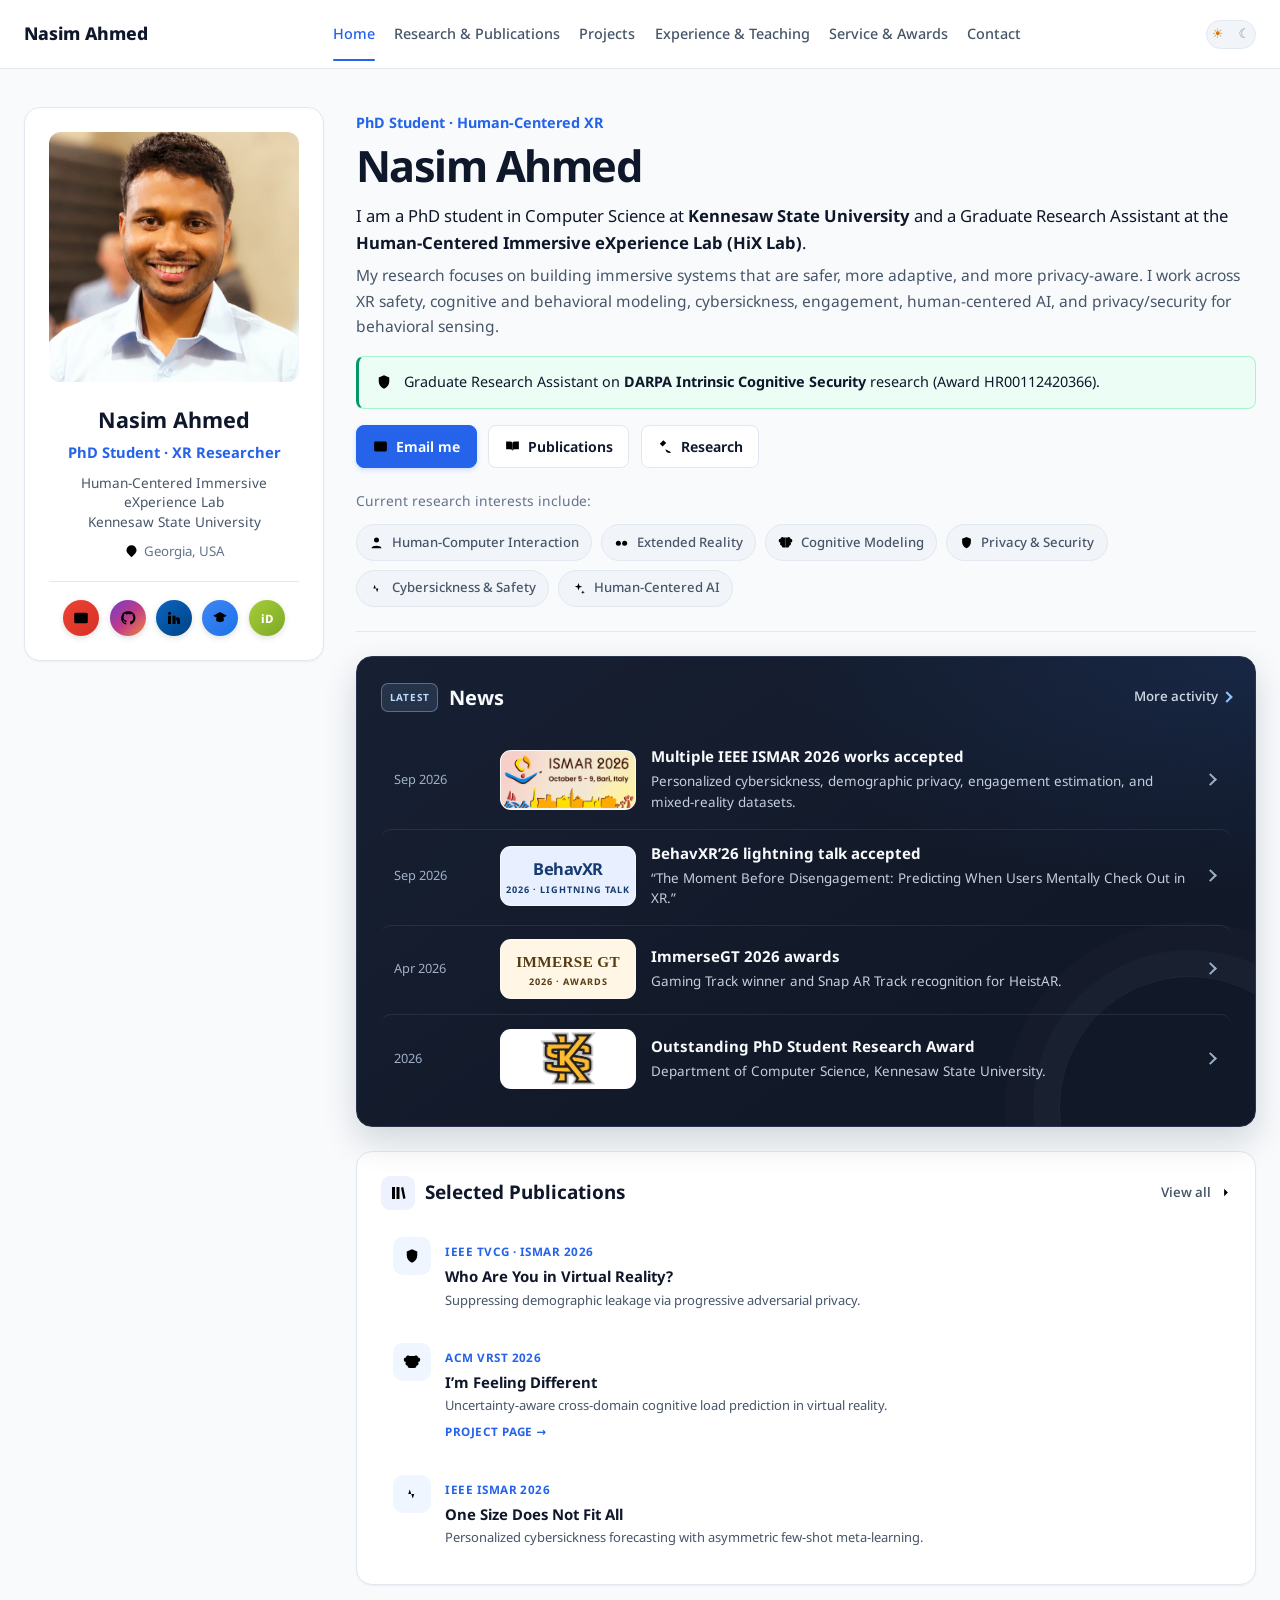
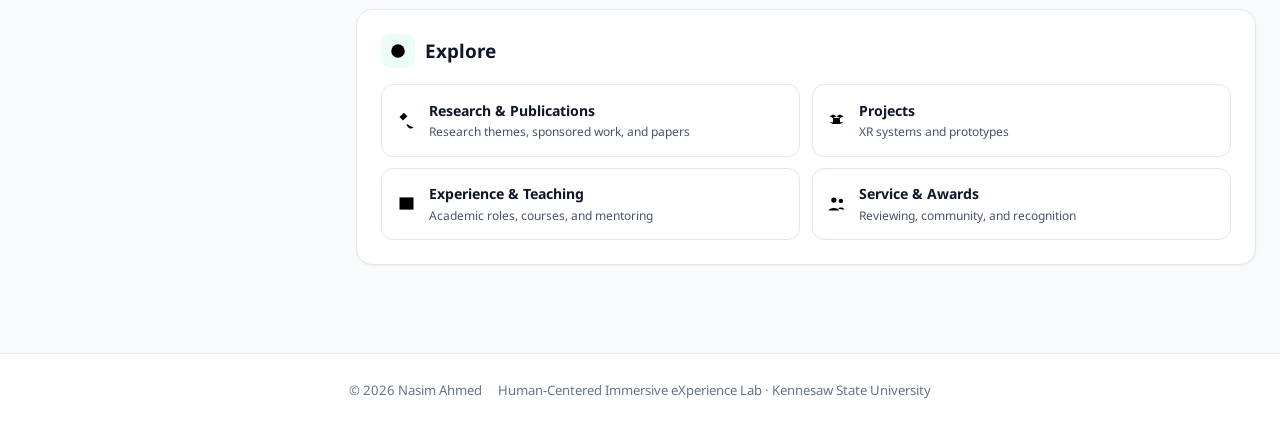
<file: index.html>
<!doctype html>
<html lang="en" data-theme="light">
<head>
<meta charset="utf-8">
<meta name="viewport" content="width=device-width,initial-scale=1">
<meta name="description" content="Nasim Ahmed — PhD student and XR researcher working on human-centered immersive systems, XR safety, privacy, security, engagement, cybersickness, and cognitive modeling.">
<meta name="author" content="Nasim Ahmed">
<meta name="theme-color" content="#f8fafc">
<title>Nasim Ahmed | Academic Portfolio</title>
<link rel="preconnect" href="https://fonts.googleapis.com">
<link rel="preconnect" href="https://fonts.gstatic.com" crossorigin>
<link href="https://fonts.googleapis.com/css2?family=Noto+Sans:wght@400;500;600;700;800&display=swap" rel="stylesheet">
<style>
:root{
  --bg:#f8fafc;--card:#ffffff;--card-hover:#f1f5f9;--pill:#f1f5f9;--pill-hover:#e2e8f0;
  --border:#e2e8f0;--border-subtle:#f1f5f9;--text:#0f172a;--muted:#475569;--subtle:#64748b;
  --blue:#2563eb;--blue-hover:#1d4ed8;--blue-soft:#eff6ff;--blue-border:#bfdbfe;
  --green:#059669;--purple:#7e22ce;--amber:#d97706;--indigo:#4f46e5;
  --radius-sm:8px;--radius-md:12px;--radius-lg:16px;--round:9999px;
  --shadow-sm:0 1px 2px rgba(0,0,0,.05);--shadow-md:0 8px 24px rgba(15,23,42,.07);
}
[data-theme="dark"]{
  --bg:#0b0f19;--card:#151c2c;--card-hover:#1e293b;--pill:#1e293b;--pill-hover:#334155;
  --border:#273549;--border-subtle:#1e293b;--text:#f8fafc;--muted:#cbd5e1;--subtle:#94a3b8;
  --blue:#3b82f6;--blue-hover:#60a5fa;--blue-soft:rgba(59,130,246,.15);--blue-border:rgba(59,130,246,.3)
}
*{box-sizing:border-box}html{font-family:"Noto Sans",system-ui,-apple-system,sans-serif;background:var(--bg);color:var(--text);scroll-behavior:smooth;-webkit-font-smoothing:antialiased}body{margin:0;min-height:100vh;background:var(--bg);color:var(--text);line-height:1.65;transition:background .25s,color .25s}a{color:inherit;text-decoration:none}button{font:inherit}.container{width:100%;max-width:1280px;margin:auto;padding:0 1.5rem}
.site-nav{position:sticky;top:0;z-index:50;background:color-mix(in srgb,var(--card) 88%,transparent);backdrop-filter:blur(12px);border-bottom:1px solid var(--border)}.nav-wrap{height:68px;display:flex;align-items:center;justify-content:space-between;gap:1.2rem}.brand{font-size:1.1rem;font-weight:800;color:var(--text);white-space:nowrap}.nav-links{display:flex;align-items:center;gap:1.2rem}.nav-links a{font-size:.9rem;font-weight:500;color:var(--muted);padding:.25rem 0;position:relative}.nav-links a:hover,.nav-links a.active{color:var(--blue)}.nav-links a.active:after{content:"";position:absolute;left:0;right:0;bottom:-.72rem;height:2px;background:var(--blue);border-radius:2px}.nav-actions{display:flex;align-items:center;gap:.55rem}.theme-toggle,.menu-toggle{border:1px solid var(--border);background:var(--pill);color:var(--text);border-radius:var(--round);display:flex;align-items:center;justify-content:center;cursor:pointer}.theme-toggle{width:50px;height:29px;position:relative;padding:0 5px;justify-content:space-between}.theme-icon{font-size:.8rem;opacity:.45}.theme-icon.sun{opacity:1;color:#d97706}[data-theme="dark"] .theme-icon.sun{opacity:.35}[data-theme="dark"] .theme-icon.moon{opacity:1;color:#93c5fd}.menu-toggle{display:none;width:40px;height:40px;border-radius:10px}.menu-toggle svg{width:20px;height:20px}
.home-shell{padding:2.4rem 0 3.5rem}.home-layout{display:grid;grid-template-columns:300px minmax(0,1fr);gap:2rem;align-items:start}.profile-card,.content-card{background:var(--card);border:1px solid var(--border);border-radius:var(--radius-lg);box-shadow:var(--shadow-sm)}.profile-card{padding:1.5rem;position:sticky;top:5.5rem;text-align:center}.avatar-wrap{width:100%;aspect-ratio:1/1;border-radius:var(--radius-md);overflow:hidden;background:var(--pill);margin-bottom:1.2rem}.avatar-img{width:100%;height:100%;object-fit:cover;object-position:center 16%}.profile-copy h2{margin:.1rem 0 .15rem;font-size:1.35rem}.profile-role{margin:0;color:var(--blue);font-size:.92rem;font-weight:700}.profile-affiliation{font-size:.85rem;color:var(--muted);line-height:1.45;margin:.55rem 0}.profile-location{display:flex;align-items:center;justify-content:center;gap:.35rem;color:var(--subtle);font-size:.83rem}.profile-location svg{width:15px;height:15px;color:var(--blue)}.profile-divider{height:1px;background:var(--border);margin:1.15rem 0}.social-icons{display:flex;justify-content:center;gap:.65rem;flex-wrap:wrap}.social-btn{width:36px;height:36px;border-radius:50%;display:flex;align-items:center;justify-content:center;color:#fff;box-shadow:0 2px 6px rgba(0,0,0,.13);transition:transform .15s,box-shadow .15s,filter .15s}.social-btn:hover{transform:translateY(-3px) scale(1.06);filter:brightness(1.08)}.social-btn svg{width:18px;height:18px}.social-btn.email{background:linear-gradient(135deg,#ea4335,#d93025)}.social-btn.github{background:linear-gradient(135deg,#6e40c9,#bf3989 50%,#f0883e)}.social-btn.linkedin{background:linear-gradient(135deg,#0a66c2,#004182)}.social-btn.scholar{background:linear-gradient(135deg,#4285f4,#1a73e8)}.social-btn.orcid{background:linear-gradient(135deg,#a6ce39,#7da825)}.orcid-mark{font-size:.72rem;font-weight:800}
.home-content{display:flex;flex-direction:column;gap:1.5rem;min-width:0}.bio-panel{padding:.25rem 0 1.5rem;border-bottom:1px solid var(--border)}.role-kicker{color:var(--blue);font-size:.9rem;font-weight:700;margin:0 0 .35rem}.bio-panel h1{font-size:2.7rem;line-height:1.15;margin:.1rem 0 .7rem;letter-spacing:-.035em}.bio-lead{font-size:1.04rem;color:var(--text);margin:.4rem 0}.bio-copy{font-size:.97rem;color:var(--muted);margin:.4rem 0 1rem}.sponsor-box{display:flex;align-items:center;gap:.7rem;padding:.85rem 1rem;background:#ecfdf5;border:1px solid #a7f3d0;border-left:3px solid #059669;border-radius:var(--radius-sm);margin:1rem 0}.sponsor-box svg{width:18px;height:18px;color:#047857;flex:0 0 18px}.sponsor-box p{margin:0;font-size:.9rem}[data-theme="dark"] .sponsor-box{background:rgba(5,150,105,.13);border-color:rgba(52,211,153,.3);border-left-color:#34d399}[data-theme="dark"] .sponsor-box svg{color:#6ee7b7}.primary-actions{display:flex;gap:.7rem;flex-wrap:wrap;margin:1rem 0 1.35rem}.btn-primary,.btn-secondary{display:inline-flex;align-items:center;gap:.45rem;padding:.58rem .95rem;border-radius:var(--radius-sm);font-size:.88rem;font-weight:650;border:1px solid var(--border);transition:.15s}.btn-primary{background:var(--blue);border-color:var(--blue);color:#fff;box-shadow:0 2px 5px rgba(37,99,235,.18)}.btn-secondary{background:var(--card);color:var(--text)}.btn-primary:hover{background:var(--blue-hover);transform:translateY(-1px)}.btn-secondary:hover{border-color:var(--blue);color:var(--blue)}.btn-primary svg,.btn-secondary svg{width:17px;height:17px}.interest-heading{font-size:.86rem;color:var(--subtle);margin:0 0 .7rem}.interest-grid{display:flex;flex-wrap:wrap;gap:.55rem}.interest-pill{display:inline-flex;align-items:center;gap:.45rem;padding:.42rem .78rem;border-radius:var(--round);background:var(--pill);border:1px solid var(--border);font-size:.82rem;color:var(--muted);font-weight:500;transition:.15s}.interest-pill:hover{background:var(--blue-soft);border-color:var(--blue-border);color:var(--blue);transform:translateY(-1px)}.interest-pill svg{width:15px;height:15px;color:var(--blue)}
.content-card{padding:1.5rem}.card-header{display:flex;align-items:center;justify-content:space-between;gap:1rem;margin-bottom:1rem}.card-header>div{display:flex;align-items:center;gap:.65rem}.card-header h2{font-size:1.18rem;margin:0}.section-icon{width:34px;height:34px;border-radius:9px;display:flex;align-items:center;justify-content:center}.section-icon svg{width:18px;height:18px}.section-icon.blue{background:#eff6ff;color:#2563eb}.section-icon.indigo{background:#eef2ff;color:#4f46e5}.section-icon.emerald{background:#ecfdf5;color:#059669}.view-all{display:flex;align-items:center;gap:.3rem;font-size:.83rem;color:var(--muted);font-weight:550}.view-all:hover{color:var(--blue)}.view-all svg{width:15px;height:15px}
.news-list{display:flex;flex-direction:column;gap:.15rem}.news-row{display:grid;grid-template-columns:92px 136px minmax(0,1fr) 12px;align-items:center;gap:.9rem;padding:.82rem .8rem;border-top:1px solid rgba(203,213,225,.1);border-radius:10px;transition:background .18s,transform .18s}.news-row:first-child{border-top-color:transparent}.news-row:hover,.news-row:focus-visible{background:rgba(148,163,184,.09);outline-color:#93c5fd;transform:translateX(3px)}.news-row time{font-size:.8rem;color:#9fb0c6;font-variant-numeric:tabular-nums}.news-row h3{font-size:.94rem;font-weight:700;line-height:1.45;margin:0 0 .2rem;color:#f8fafc}.news-row p{font-size:.84rem;color:#c4cfde;margin:0;line-height:1.55}.row-arrow{width:9px;height:9px;border-top:2px solid #9fb0c6;border-right:2px solid #9fb0c6;transform:rotate(45deg);transition:transform .18s,border-color .18s}.news-row:hover .row-arrow,.news-row:focus-visible .row-arrow{border-color:#bfdbfe;transform:translateX(3px) rotate(45deg)}
.news-card{
  position:relative;
  isolation:isolate;
  overflow:hidden;
  border-color:#29364d;
  background:
    radial-gradient(ellipse at 100% 0%,rgba(59,130,246,.13),transparent 38%),
    linear-gradient(145deg,#172033 0%,#111827 72%);
  box-shadow:0 14px 34px rgba(15,23,42,.16);
  color:#f8fafc;
}
.news-card::before{
  position:absolute;
  z-index:-1;
  right:-66px;
  bottom:-112px;
  width:260px;
  height:260px;
  border:1px solid rgba(148,163,184,.1);
  border-radius:50%;
  box-shadow:0 0 0 26px rgba(148,163,184,.035),0 0 0 54px rgba(148,163,184,.025);
  content:"";
  pointer-events:none;
}
.news-card .card-header,.news-card .news-list{position:relative;z-index:1}
.news-card .card-header{margin-bottom:1.15rem}
.news-card .card-header h2{color:#f8fafc;font-size:1.25rem}
.news-heading{display:flex;align-items:center;gap:.75rem}
.news-heading-mark{padding:.32rem .48rem;border:1px solid rgba(191,219,254,.35);border-radius:7px;background:rgba(147,197,253,.12);color:#bfdbfe;font-family:var(--mono);font-size:.62rem;font-weight:700;letter-spacing:.08em}
.news-visual{display:flex;width:136px;height:60px;align-items:center;justify-content:center;overflow:hidden;border:1px solid rgba(255,255,255,.55);border-radius:11px;background:#f8fafc;color:#172033}
.news-visual img{display:block;width:100%;height:100%;object-fit:contain}
.news-visual.news-ismar{background:#f5f2ee}
.news-visual.news-ismar img{object-fit:contain}
.news-visual.news-behavxr{flex-direction:column;gap:0;background:#e8f0ff;color:#173b70}
.news-behavxr strong{font-size:1.03rem;letter-spacing:-.03em}
.news-behavxr small,.news-immerse small{font-size:.57rem;font-weight:700;letter-spacing:.11em;text-transform:uppercase}
.news-visual.news-immerse{flex-direction:column;background:#fff6e5;color:#553b13}
.news-immerse strong{font-family:Georgia,serif;font-size:.95rem;letter-spacing:.025em}
.news-visual.news-ksu{background:#fff}
.news-visual.news-ksu img{width:56px;height:56px}
.news-card .view-all{color:#cbd5e1}
.news-card .view-all:hover{color:#fff}
.view-all-arrow{width:8px;height:8px;border-top:2px solid #93c5fd;border-right:2px solid #93c5fd;transform:rotate(45deg);transition:transform .18s}
.view-all:hover .view-all-arrow{transform:translateX(3px) rotate(45deg)}
.news-card a:focus-visible{outline-offset:2px}
@media(max-width:620px){
  .news-card .news-row{grid-template-columns:minmax(76px,96px) minmax(0,1fr) 9px;grid-template-rows:auto auto;column-gap:.7rem;row-gap:.2rem;min-height:0;padding:.78rem .45rem}
  .news-card .news-row time{grid-column:2;grid-row:1;padding:0;font-size:.68rem}
  .news-card .news-row .news-visual{grid-column:1;grid-row:1 / span 2;width:100%;height:52px;align-self:center}
  .news-card .news-row>div{grid-column:2;grid-row:2}
  .news-card .row-arrow{grid-column:3;grid-row:1 / span 2}
}

.selected-pubs{display:grid;gap:.55rem}.compact-pub{display:grid;grid-template-columns:40px 1fr;gap:.8rem;padding:.72rem;border-radius:var(--radius-md);transition:.15s}.compact-pub:hover{background:var(--pill)}.pub-marker{width:38px;height:38px;border-radius:10px;display:flex;align-items:center;justify-content:center;background:var(--blue-soft);color:var(--blue)}.pub-marker svg{width:18px;height:18px}.pub-venue{font-size:.73rem;font-weight:700;color:var(--blue);text-transform:uppercase;letter-spacing:.04em}.compact-pub h3{font-size:.93rem;margin:.05rem 0}.compact-pub p{font-size:.81rem;color:var(--muted);margin:0}
.quick-grid{display:grid;grid-template-columns:repeat(2,minmax(0,1fr));gap:.7rem}.quick-grid a{display:flex;align-items:center;gap:.75rem;padding:.85rem;border:1px solid var(--border);border-radius:var(--radius-md);transition:.15s;background:var(--card)}.quick-grid a:hover{border-color:var(--blue-border);background:var(--blue-soft);transform:translateY(-1px)}.quick-grid>a>svg{width:21px;height:21px;color:var(--blue);flex:0 0 21px}.quick-grid span{display:flex;flex-direction:column}.quick-grid strong{font-size:.88rem}.quick-grid small{font-size:.75rem;color:var(--muted)}
footer{border-top:1px solid var(--border);background:var(--card);padding:1.6rem 0;margin-top:2rem}.footer-inner{display:flex;justify-content:center;gap:1rem;flex-wrap:wrap;color:var(--subtle);font-size:.82rem}.footer-inner p{margin:0}
.mobile-identity{display:none}
.page-main{min-height:70vh}.page-hero{padding:4.5rem 0 2rem}.page-hero h1{font-size:3.5rem;line-height:1.05;letter-spacing:-.045em;margin:.5rem 0 1rem}.lead{font-size:1.06rem;color:var(--muted);max-width:780px}.lead.narrow{max-width:760px}.grid{display:grid;gap:1rem}.grid-2{grid-template-columns:repeat(2,minmax(0,1fr))}.grid-3{grid-template-columns:repeat(3,minmax(0,1fr))}.card,.feature-card,.project-card{background:var(--card);border:1px solid var(--border);border-radius:var(--radius-lg);padding:1.35rem;box-shadow:var(--shadow-sm)}.card p,.feature-card p,.project-card p{color:var(--muted)}.eyebrow{text-transform:uppercase;font-size:.74rem;font-weight:800;letter-spacing:.1em;color:var(--blue)}.section-head{display:flex;justify-content:space-between;gap:2rem;align-items:end;margin-bottom:1.2rem}.section-head h2{margin:.2rem 0;font-size:2rem}.section-head p{color:var(--muted);max-width:600px}.tags{display:flex;flex-wrap:wrap;gap:.45rem;margin-top:.8rem}.tag{padding:.33rem .58rem;border-radius:var(--round);background:var(--pill);border:1px solid var(--border);font-size:.73rem;color:var(--muted);font-weight:600}.pub-layout{display:grid;grid-template-columns:210px 1fr;gap:2rem}.toc{position:sticky;top:5.5rem;display:grid;gap:.6rem}.section-block{margin-bottom:3rem}.pub-list{display:grid}.pub-card{display:grid;grid-template-columns:62px 1fr;gap:1rem;padding:1.1rem 0;border-bottom:1px solid var(--border)}.pub-card.highlight{padding:1.2rem;background:var(--card);border:1px solid var(--border);border-radius:var(--radius-lg)}.pub-year{color:var(--blue);font-weight:800}.pub-card h3{margin:0 0 .35rem;font-size:1rem}.pub-card p{margin:.2rem 0;color:var(--muted);font-size:.88rem}.pub-card .venue{color:var(--text);font-weight:650}.research-row{display:grid;grid-template-columns:70px 1fr;gap:1.2rem;padding:2rem 0;border-bottom:1px solid var(--border)}.number{font-size:1.1rem;font-weight:800;color:var(--blue)}.project-card h2{font-size:1.4rem}.project-top{display:flex;justify-content:space-between;align-items:center;gap:.5rem}.badge{display:inline-flex;padding:.32rem .55rem;border-radius:var(--round);background:var(--blue-soft);color:var(--blue);font-size:.7rem;font-weight:800}.award-dot{font-size:.73rem;color:var(--green);font-weight:800}.card-actions{display:flex;gap:1rem;margin-top:1rem;font-size:.85rem;font-weight:700}.split-layout{display:grid;grid-template-columns:1.35fr .65fr;gap:2rem}.timeline-item{display:grid;grid-template-columns:140px 1fr;gap:1rem;padding:0 0 1.8rem}.timeline-date{font-size:.8rem;color:var(--blue);font-weight:800}.timeline-item h3{margin:0}.timeline-item p{color:var(--muted)}.clean-list{padding-left:1.1rem;color:var(--muted)}.stack-card{margin-bottom:.8rem}.course-code{font-size:.72rem;font-weight:800;color:var(--blue)}.service-item{padding:.8rem 0;border-bottom:1px solid var(--border);display:grid;gap:.15rem}.service-item span{color:var(--muted)}.award-list{display:grid}.award-row{display:grid;grid-template-columns:86px 1fr;gap:1rem;padding:1.35rem 0;border-bottom:1px solid var(--border)}.award-year{font-weight:800;color:var(--blue)}.award-row h2{margin:0;font-size:1.3rem}.award-row p{margin:.25rem 0;color:var(--muted)}.contact-grid{display:grid;grid-template-columns:repeat(2,1fr);gap:1rem}.contact-card span{font-size:.72rem;text-transform:uppercase;letter-spacing:.08em;font-weight:800;color:var(--blue)}.contact-card h2{font-size:1.2rem}
@media(max-width:1024px){.home-layout{grid-template-columns:1fr}.profile-sidebar{display:none}.mobile-identity{display:grid;grid-template-columns:88px 1fr;gap:1rem;align-items:start}.desktop-identity{display:none}.mobile-avatar{width:88px;height:88px;object-fit:cover;object-position:center top;border-radius:10px;border:1px solid var(--border)}.nav-links{display:none;position:absolute;top:68px;left:0;right:0;padding:1rem 1.5rem;background:var(--card);border-bottom:1px solid var(--border);flex-direction:column;align-items:flex-start}.nav-links.open{display:flex}.nav-links a.active:after{display:none}.menu-toggle{display:flex}.pub-layout,.split-layout{grid-template-columns:1fr}.toc{position:static}.grid-3{grid-template-columns:1fr 1fr}}
@media(max-width:620px){.container{padding:0 1rem}.home-shell{padding-top:1.25rem}.mobile-identity{grid-template-columns:64px 1fr;gap:.75rem}.mobile-avatar{width:64px;height:64px}.bio-panel h1{font-size:1.75rem}.news-row{grid-template-columns:72px 34px 1fr}.row-arrow{display:none}.news-row time{font-size:.72rem}.quick-grid,.grid-2,.grid-3,.contact-grid{grid-template-columns:1fr}.pub-card,.timeline-item,.award-row{grid-template-columns:1fr;gap:.3rem}.page-hero h1{font-size:2.6rem}.primary-actions>a{flex:1 1 140px;justify-content:center}.content-card{padding:1.1rem}.footer-inner{flex-direction:column;align-items:center;text-align:center}}

</style>
</head>
<body>
<header class="site-nav">
  <div class="container nav-wrap">
    <a class="brand" href="index.html">Nasim Ahmed</a>
    <nav class="nav-links" aria-label="Primary navigation">
      <a class="active" href="index.html">Home</a>
      <a href="publications.html#research">Research &amp; Publications</a>
      <a href="projects.html">Projects</a>
      <a href="experience.html#teaching">Experience &amp; Teaching</a>
      <a href="service.html">Service &amp; Awards</a>
      <a href="contact.html">Contact</a>
    </nav>
    <div class="nav-actions">
      <button id="theme-toggle" class="theme-toggle" type="button" aria-label="Switch to dark theme" title="Toggle theme">
        <span class="theme-icon sun">☀</span><span class="theme-icon moon">☾</span>
      </button>
      <button class="menu-toggle" aria-label="Toggle navigation" aria-expanded="false"><svg class="icon" viewBox="0 0 24 24" aria-hidden="true"><path d="M4 6h16M4 12h16M4 18h16"/></svg></button>
    </div>
  </div>
</header>

<main class="home-shell">
  <div class="container home-layout">
    <aside class="profile-sidebar">
      <div class="profile-card">
        <div class="avatar-wrap">
          <img src="assets/images/profile.png" alt="Portrait of Nasim Ahmed" class="avatar-img">
        </div>
        <div class="profile-copy">
          <h2>Nasim Ahmed</h2>
          <p class="profile-role">PhD Student · XR Researcher</p>
          <p class="profile-affiliation">Human-Centered Immersive eXperience Lab<br>Kennesaw State University</p>
          <div class="profile-location"><svg class="icon" viewBox="0 0 24 24" aria-hidden="true"><path d="M20 10c0 5-8 11-8 11S4 15 4 10a8 8 0 1 1 16 0Z"/><circle cx="12" cy="10" r="2.5"/></svg><span>Georgia, USA</span></div>
        </div>
        <div class="profile-divider"></div>
        <div class="social-icons">
          <a class="social-btn email" href="mailto:nahmed25@students.kennesaw.edu" aria-label="Email" title="Email"><svg class="icon" viewBox="0 0 24 24" aria-hidden="true"><rect x="3" y="5" width="18" height="14" rx="2"/><path d="m3 7 9 6 9-6"/></svg></a>
          <a class="social-btn github" href="https://github.com/Nasim-Ahmed-CS" target="_blank" rel="noopener" aria-label="GitHub" title="GitHub"><svg class="icon" viewBox="0 0 24 24" aria-hidden="true"><path d="M12 3a9 9 0 0 0-3 17.5c.5.1.7-.2.7-.5v-1.8c-2.8.6-3.4-1.2-3.4-1.2-.5-1.1-1.1-1.4-1.1-1.4-.9-.6.1-.6.1-.6 1 0 1.6 1.1 1.6 1.1.9 1.6 2.5 1.1 3.1.9.1-.7.4-1.1.7-1.4-2.3-.3-4.7-1.1-4.7-5A3.9 3.9 0 0 1 7 8.9a3.6 3.6 0 0 1 .1-2.7s.9-.3 2.8 1a9.5 9.5 0 0 1 5.2 0c1.9-1.3 2.8-1 2.8-1a3.6 3.6 0 0 1 .1 2.7 3.9 3.9 0 0 1 1 2.7c0 3.9-2.4 4.7-4.7 5 .4.3.7.9.7 1.8V20c0 .3.2.6.7.5A9 9 0 0 0 12 3Z"/></svg></a>
          <a class="social-btn linkedin" href="https://www.linkedin.com/in/nasim-ahmed-cse" target="_blank" rel="noopener" aria-label="LinkedIn" title="LinkedIn"><svg class="icon" viewBox="0 0 24 24" aria-hidden="true"><rect x="4" y="9" width="4" height="11"/><rect x="10" y="9" width="4" height="11"/><path d="M14 13c.8-2.5 6-3 6 2v5h-4v-4c0-2-2-2-2 0"/><circle cx="6" cy="5.5" r="2"/></svg></a>
          <a class="social-btn scholar" href="https://scholar.google.com/citations?user=EDgwp6sAAAAJ&hl=en" target="_blank" rel="noopener" aria-label="Google Scholar" title="Google Scholar"><svg class="icon" viewBox="0 0 24 24" aria-hidden="true"><path d="m3 9 9-5 9 5-9 5-9-5Z"/><path d="M7 12v4c3 2 7 2 10 0v-4"/><path d="M21 9v6"/></svg></a>
          <a class="social-btn orcid" href="https://orcid.org/0009-0006-5343-3370" target="_blank" rel="noopener" aria-label="ORCID" title="ORCID"><span class="orcid-mark">iD</span></a>
        </div>
      </div>
    </aside>

    <div class="home-content">
      <section class="bio-panel">
        <div class="mobile-identity">
          <img src="assets/images/profile.png" alt="" class="mobile-avatar">
          <div><p class="role-kicker">PhD Student · Human-Centered XR</p><h1>Nasim Ahmed</h1></div>
        </div>
        <div class="desktop-identity">
          <p class="role-kicker">PhD Student · Human-Centered XR</p>
          <h1>Nasim Ahmed</h1>
        </div>
        <p class="bio-lead">I am a PhD student in Computer Science at <strong>Kennesaw State University</strong> and a Graduate Research Assistant at the <strong>Human-Centered Immersive eXperience Lab (HiX Lab)</strong>.</p>
        <p class="bio-copy">My research focuses on building immersive systems that are safer, more adaptive, and more privacy-aware. I work across XR safety, cognitive and behavioral modeling, cybersickness, engagement, human-centered AI, and privacy/security for behavioral sensing.</p>

        <div class="sponsor-box">
          <svg class="icon" viewBox="0 0 24 24" aria-hidden="true"><path d="M12 3 5 6v5c0 4.7 2.7 8.2 7 10 4.3-1.8 7-5.3 7-10V6l-7-3Z"/><path d="m9 12 2 2 4-4"/></svg>
          <p>Graduate Research Assistant on <strong>DARPA Intrinsic Cognitive Security</strong> research (Award HR00112420366).</p>
        </div>

        <div class="primary-actions">
          <a class="btn-primary" href="mailto:nahmed25@students.kennesaw.edu"><svg class="icon" viewBox="0 0 24 24" aria-hidden="true"><rect x="3" y="5" width="18" height="14" rx="2"/><path d="m3 7 9 6 9-6"/></svg><span>Email me</span></a>
          <a class="btn-secondary" href="publications.html"><svg class="icon" viewBox="0 0 24 24" aria-hidden="true"><path d="M3 5h6c2 0 3 1 3 3v11c0-2-1-3-3-3H3V5Z"/><path d="M21 5h-6c-2 0-3 1-3 3v11c0-2 1-3 3-3h6V5Z"/></svg><span>Publications</span></a>
          <a class="btn-secondary" href="publications.html#research"><svg class="icon" viewBox="0 0 24 24" aria-hidden="true"><path d="m9 3 4 4-5 5-4-4 5-5Z"/><path d="m8 12 4 4"/><path d="M12 16a5 5 0 0 0 8 4"/><path d="M5 21h14"/></svg><span>Research</span></a>
        </div>

        <p class="interest-heading">Current research interests include:</p>
        <div class="interest-grid">
          <span class="interest-pill"><svg class="icon" viewBox="0 0 24 24" aria-hidden="true"><circle cx="12" cy="8" r="4"/><path d="M4 21c1-5 15-5 16 0"/></svg>Human-Computer Interaction</span>
          <span class="interest-pill"><svg class="icon" viewBox="0 0 24 24" aria-hidden="true"><circle cx="7" cy="13" r="4"/><circle cx="17" cy="13" r="4"/><path d="M11 13h2M3 11l1-4M21 11l-1-4"/></svg>Extended Reality</span>
          <span class="interest-pill"><svg class="icon" viewBox="0 0 24 24" aria-hidden="true"><path d="M9 4a3 3 0 0 0-5 2 3 3 0 0 0 0 6 3 3 0 0 0 2 5 3 3 0 0 0 3 3h3V4H9Z"/><path d="M15 4a3 3 0 0 1 5 2 3 3 0 0 1 0 6 3 3 0 0 1-2 5 3 3 0 0 1-3 3h-3V4h3Z"/></svg>Cognitive Modeling</span>
          <span class="interest-pill"><svg class="icon" viewBox="0 0 24 24" aria-hidden="true"><path d="M12 3 5 6v5c0 4.7 2.7 8.2 7 10 4.3-1.8 7-5.3 7-10V6l-7-3Z"/></svg>Privacy & Security</span>
          <span class="interest-pill"><svg class="icon" viewBox="0 0 24 24" aria-hidden="true"><path d="M3 12h4l2-6 4 12 2-6h6"/></svg>Cybersickness & Safety</span>
          <span class="interest-pill"><svg class="icon" viewBox="0 0 24 24" aria-hidden="true"><path d="m12 3 1.5 4.5L18 9l-4.5 1.5L12 15l-1.5-4.5L6 9l4.5-1.5L12 3Z"/><path d="m19 15 .8 2.2L22 18l-2.2.8L19 21l-.8-2.2L16 18l2.2-.8L19 15Z"/></svg>Human-Centered AI</span>
        </div>
      </section>

      <section class="content-card news-card" aria-labelledby="news-heading">
        <div class="card-header">
          <div class="news-heading"><span class="news-heading-mark" aria-hidden="true">LATEST</span><h2 id="news-heading">News</h2></div>
          <a href="service.html#service" class="view-all">More activity <span class="view-all-arrow" aria-hidden="true"></span></a>
        </div>
        <div class="news-list">
          <a class="news-row" href="publications.html">
            <time datetime="2026-09">Sep 2026</time><span class="news-visual news-ismar"><img src="assets/images/ismar-2026.png" width="1280" height="546" alt="ISMAR 2026 conference logo"></span>
            <div><h3>Multiple IEEE ISMAR 2026 works accepted</h3><p>Personalized cybersickness, demographic privacy, engagement estimation, and mixed-reality datasets.</p></div><span class="row-arrow" aria-hidden="true"></span>
          </a>
          <a class="news-row" href="service.html">
            <time datetime="2026-09">Sep 2026</time><span class="news-visual news-behavxr"><strong>BehavXR</strong><small>2026 · Lightning Talk</small></span>
            <div><h3>BehavXR’26 lightning talk accepted</h3><p>“The Moment Before Disengagement: Predicting When Users Mentally Check Out in XR.”</p></div><span class="row-arrow" aria-hidden="true"></span>
          </a>
          <a class="news-row" href="service.html#awards">
            <time datetime="2026-04">Apr 2026</time><span class="news-visual news-immerse"><strong>IMMERSE GT</strong><small>2026 · Awards</small></span>
            <div><h3>ImmerseGT 2026 awards</h3><p>Gaming Track winner and Snap AR Track recognition for HeistAR.</p></div><span class="row-arrow" aria-hidden="true"></span>
          </a>
          <a class="news-row" href="service.html#awards">
            <time datetime="2026">2026</time><span class="news-visual news-ksu"><img src="publications/VRST2026/I-am-feeling-differnt/ksu-logo.png" width="1085" height="1022" alt="Kennesaw State University logo"></span>
            <div><h3>Outstanding PhD Student Research Award</h3><p>Department of Computer Science, Kennesaw State University.</p></div><span class="row-arrow" aria-hidden="true"></span>
          </a>
        </div>
      </section>

      <section class="content-card">
        <div class="card-header">
          <div><span class="section-icon indigo"><svg class="icon" viewBox="0 0 24 24" aria-hidden="true"><path d="M4 4h4v16H4zM10 4h4v16h-4zM16 5l3-1 3 15-3 1z"/></svg></span><h2>Selected Publications</h2></div>
          <a href="publications.html" class="view-all">View all <svg class="icon" viewBox="0 0 24 24" aria-hidden="true"><path d="M5 12h14M13 6l6 6-6 6"/></svg></a>
        </div>
        <div class="selected-pubs">
          <article class="compact-pub">
            <div class="pub-marker"><svg class="icon" viewBox="0 0 24 24" aria-hidden="true"><path d="M12 3 5 6v5c0 4.7 2.7 8.2 7 10 4.3-1.8 7-5.3 7-10V6l-7-3Z"/></svg></div>
            <div><span class="pub-venue">IEEE TVCG · ISMAR 2026</span><h3>Who Are You in Virtual Reality?</h3><p>Suppressing demographic leakage via progressive adversarial privacy.</p></div>
          </article>
          <article class="compact-pub">
            <div class="pub-marker"><svg class="icon" viewBox="0 0 24 24" aria-hidden="true"><path d="M9 4a3 3 0 0 0-5 2 3 3 0 0 0 0 6 3 3 0 0 0 2 5 3 3 0 0 0 3 3h3V4H9Z"/><path d="M15 4a3 3 0 0 1 5 2 3 3 0 0 1 0 6 3 3 0 0 1-2 5 3 3 0 0 1-3 3h-3V4h3Z"/><path d="M16 8h2M16 12h3M16 16h2"/></svg></div>
            <div><span class="pub-venue">ACM VRST 2026</span><h3>I’m Feeling Different</h3><p>Uncertainty-aware cross-domain cognitive load prediction in virtual reality.</p><a class="pub-venue" href="publications/VRST2026/I-am-feeling-differnt/">Project page →</a></div>
          </article>
          <article class="compact-pub">
            <div class="pub-marker"><svg class="icon" viewBox="0 0 24 24" aria-hidden="true"><path d="M3 12h4l2-6 4 12 2-6h6"/></svg></div>
            <div><span class="pub-venue">IEEE ISMAR 2026</span><h3>One Size Does Not Fit All</h3><p>Personalized cybersickness forecasting with asymmetric few-shot meta-learning.</p></div>
          </article>
        </div>
      </section>

      <section class="content-card quick-links-card">
        <div class="card-header"><div><span class="section-icon emerald"><svg class="icon" viewBox="0 0 24 24" aria-hidden="true"><circle cx="12" cy="12" r="9"/><path d="m15 9-2 5-5 2 2-5 5-2Z"/></svg></span><h2>Explore</h2></div></div>
        <div class="quick-grid">
          <a href="publications.html#research"><svg class="icon" viewBox="0 0 24 24" aria-hidden="true"><path d="m9 3 4 4-5 5-4-4 5-5Z"/><path d="m8 12 4 4"/><path d="M12 16a5 5 0 0 0 8 4"/><path d="M5 21h14"/></svg><span><strong>Research &amp; Publications</strong><small>Research themes, sponsored work, and papers</small></span></a>
          <a href="projects.html"><svg class="icon" viewBox="0 0 24 24" aria-hidden="true"><path d="m4 7 4-2 4 2-4 2-4-2ZM12 7l4-2 4 2-4 2-4-2ZM8 9v5l4 2 4-2V9M4 14l4 2 4-2M12 14l4 2 4-2"/></svg><span><strong>Projects</strong><small>XR systems and prototypes</small></span></a>
          <a href="experience.html#teaching"><svg class="icon" viewBox="0 0 24 24" aria-hidden="true"><path d="M4 5h16v14H4z"/><path d="M8 9h8M8 13h5"/></svg><span><strong>Experience &amp; Teaching</strong><small>Academic roles, courses, and mentoring</small></span></a>
          <a href="service.html"><svg class="icon" viewBox="0 0 24 24" aria-hidden="true"><circle cx="9" cy="8" r="3"/><circle cx="17" cy="9" r="2.5"/><path d="M3 20c.5-4 11.5-4 12 0M14 18c1-2 6-2 7 1"/></svg><span><strong>Service &amp; Awards</strong><small>Reviewing, community, and recognition</small></span></a>
        </div>
      </section>
    </div>
  </div>
</main>

<footer>
  <div class="container footer-inner">
    <p>© <span id="year"></span> Nasim Ahmed</p>
    <p>Human-Centered Immersive eXperience Lab · Kennesaw State University</p>
  </div>
</footer>
<script src="assets/js/main.js"></script>
<!-- redeploy stable site -->
</body>
</html>
</file>
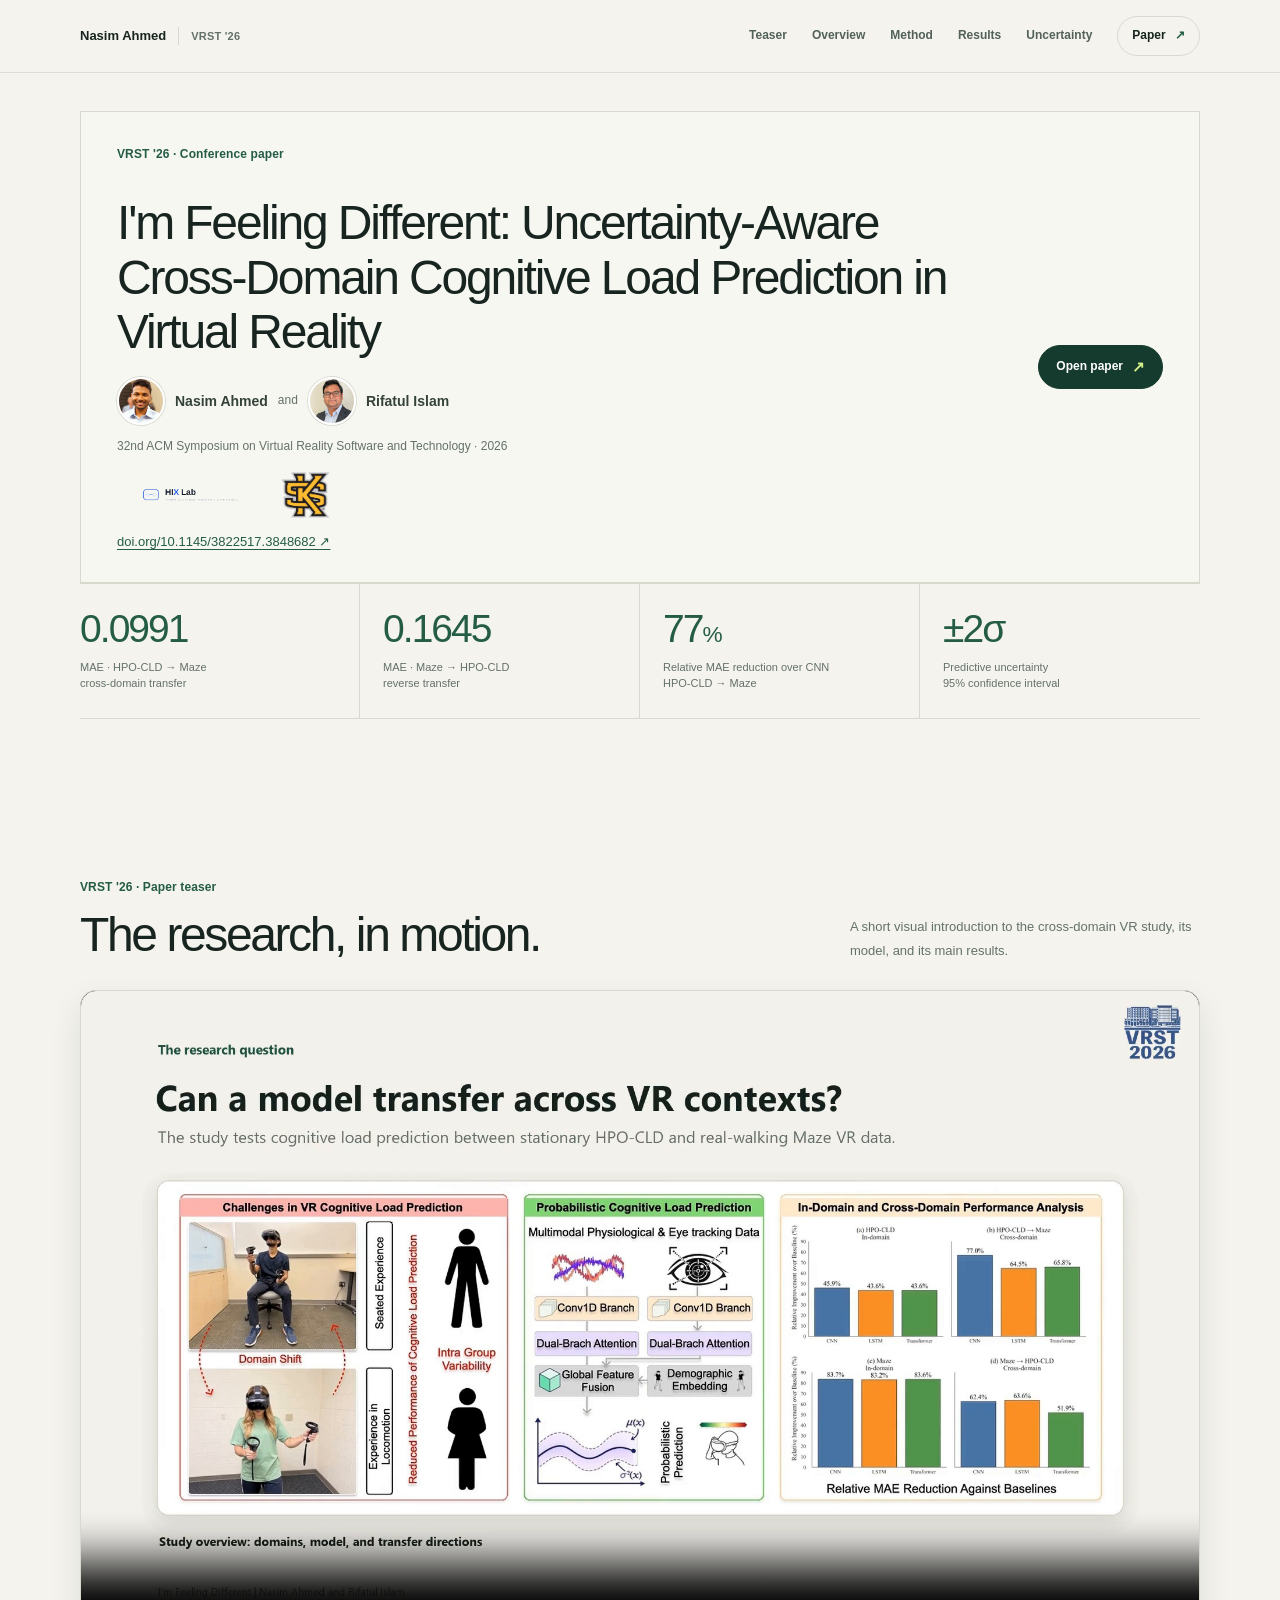
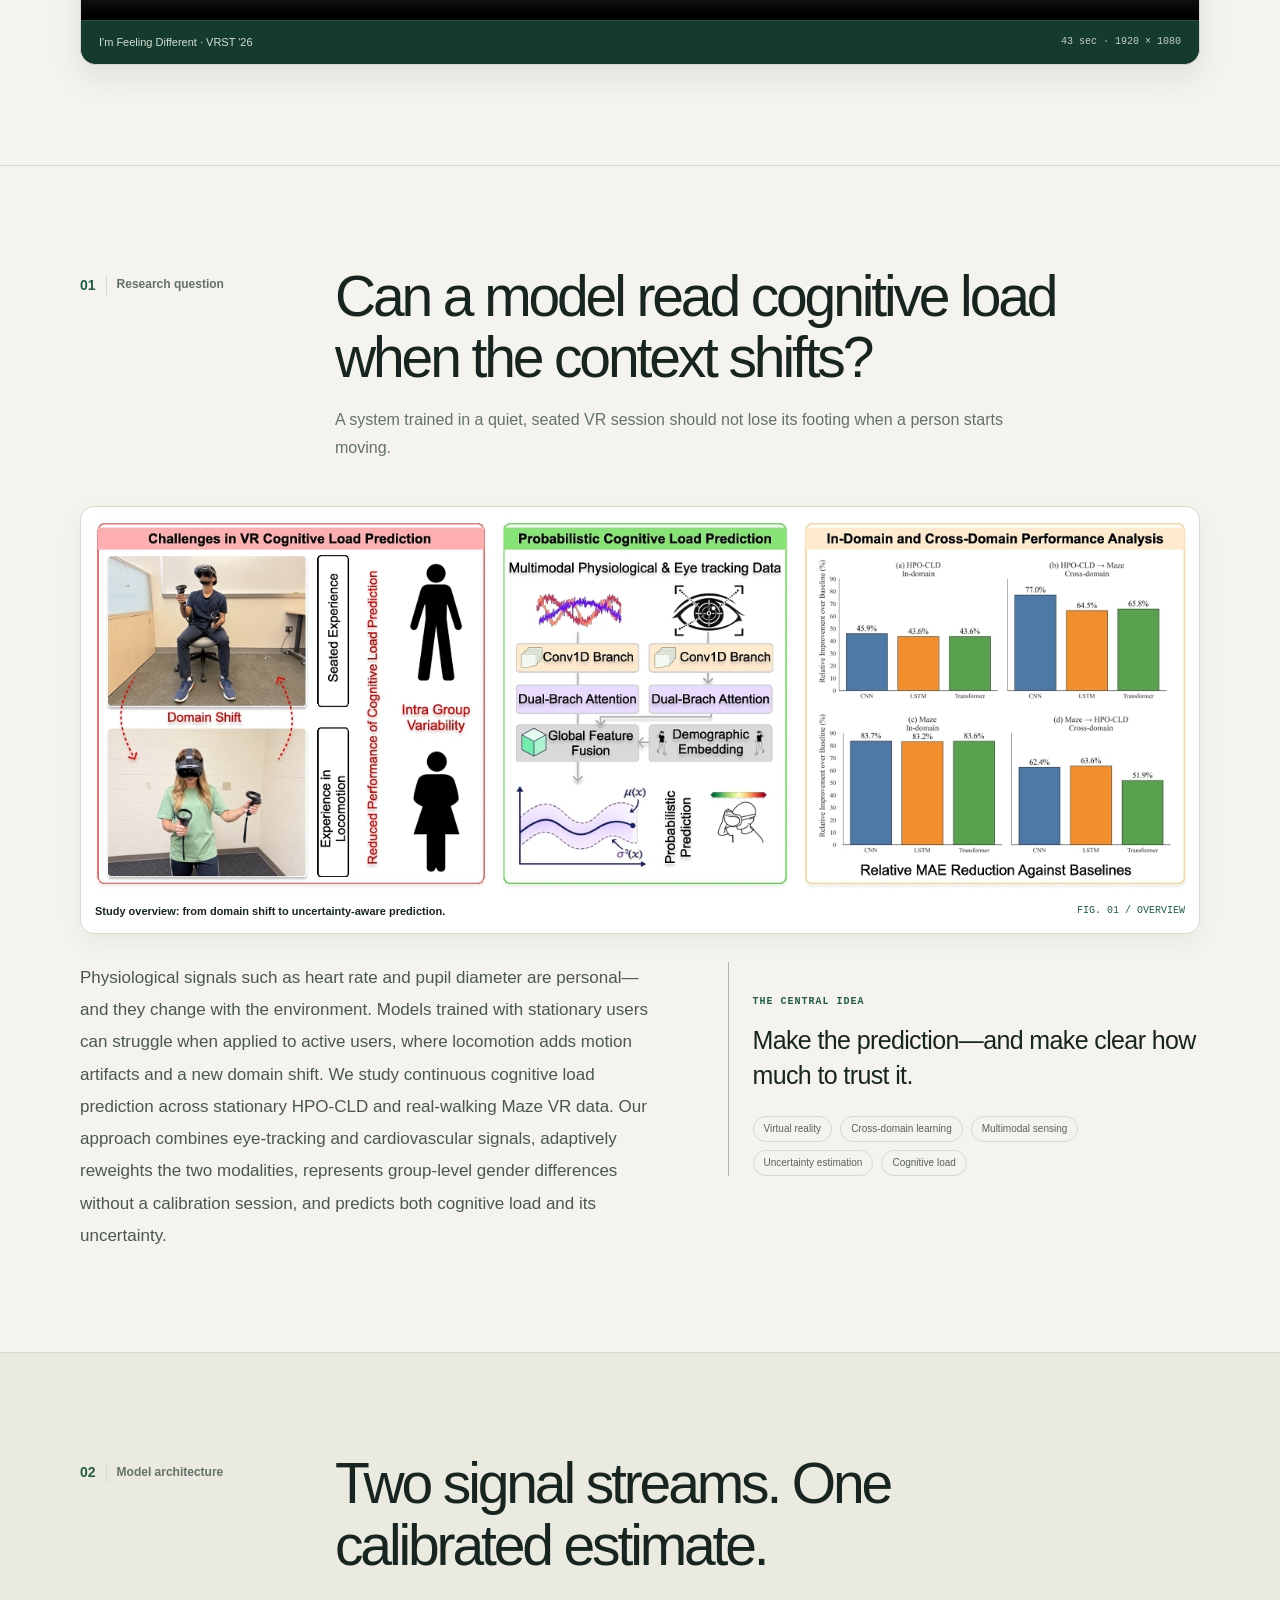
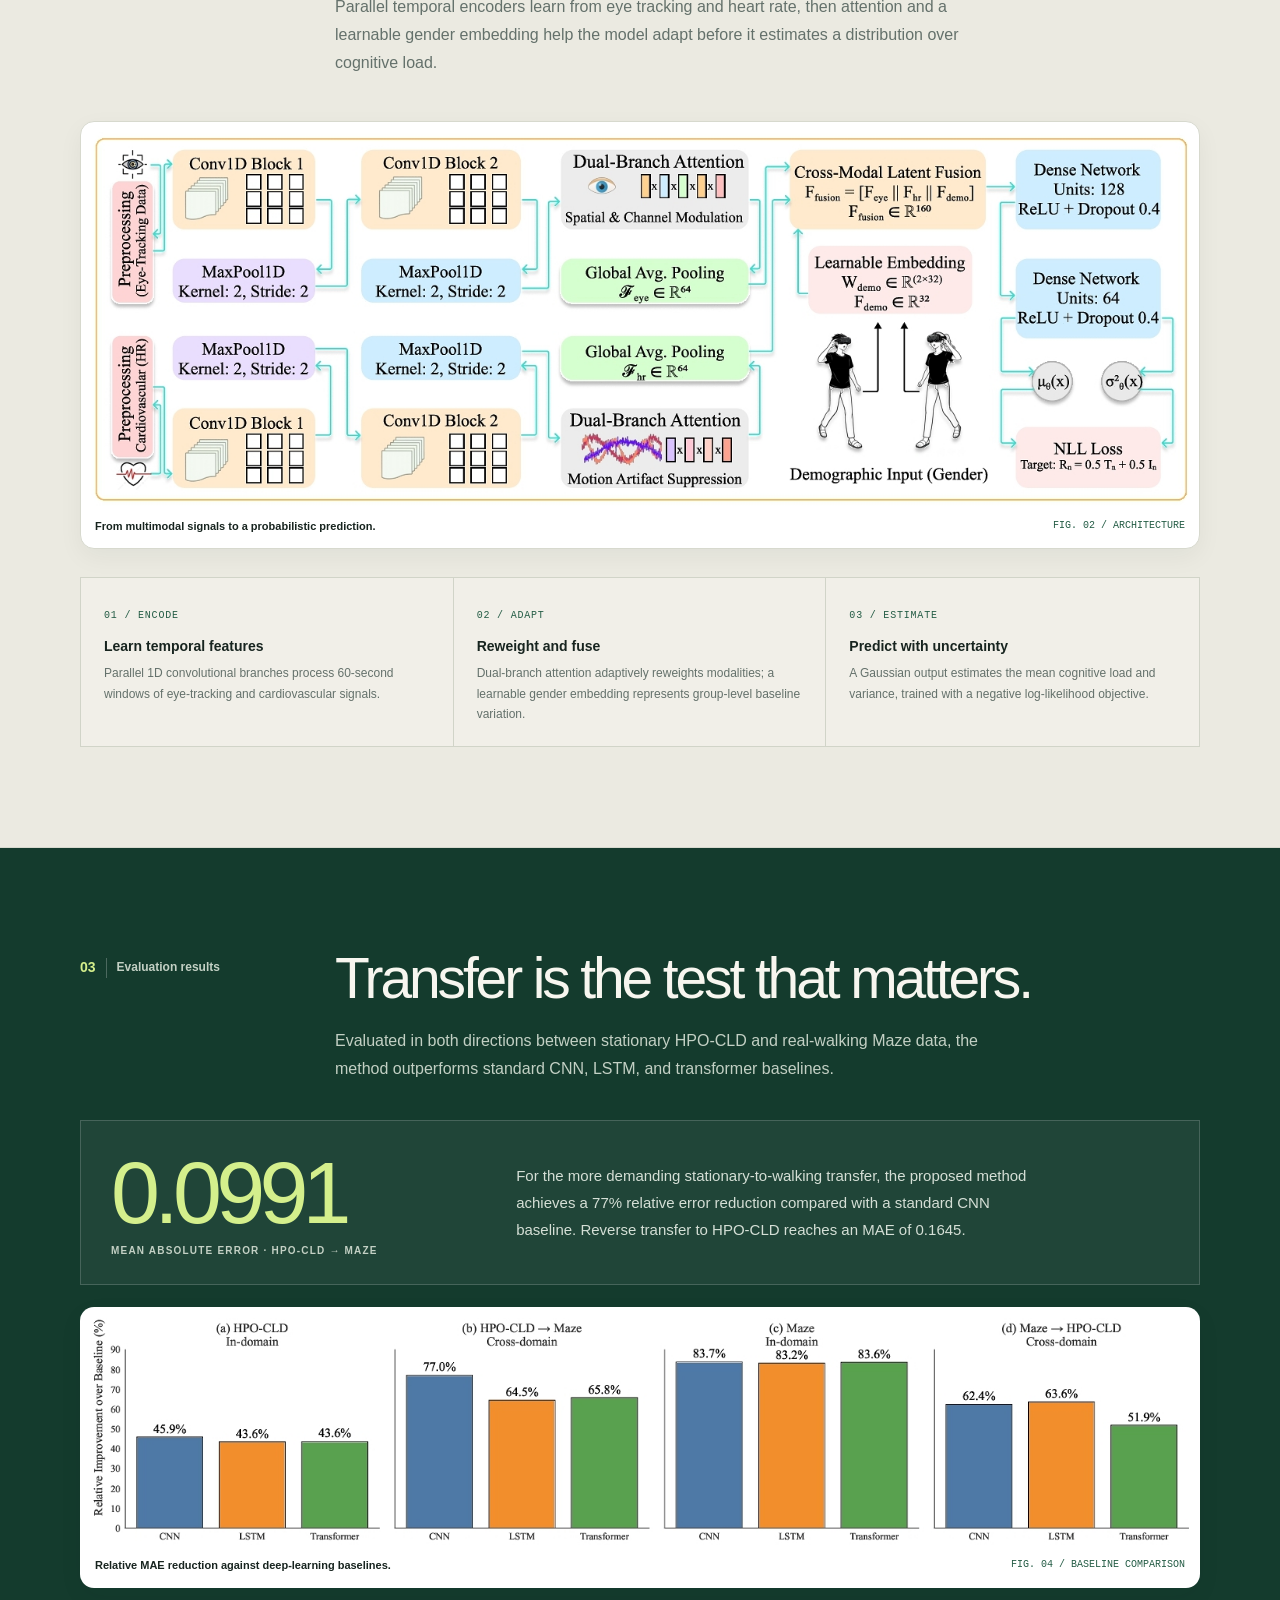
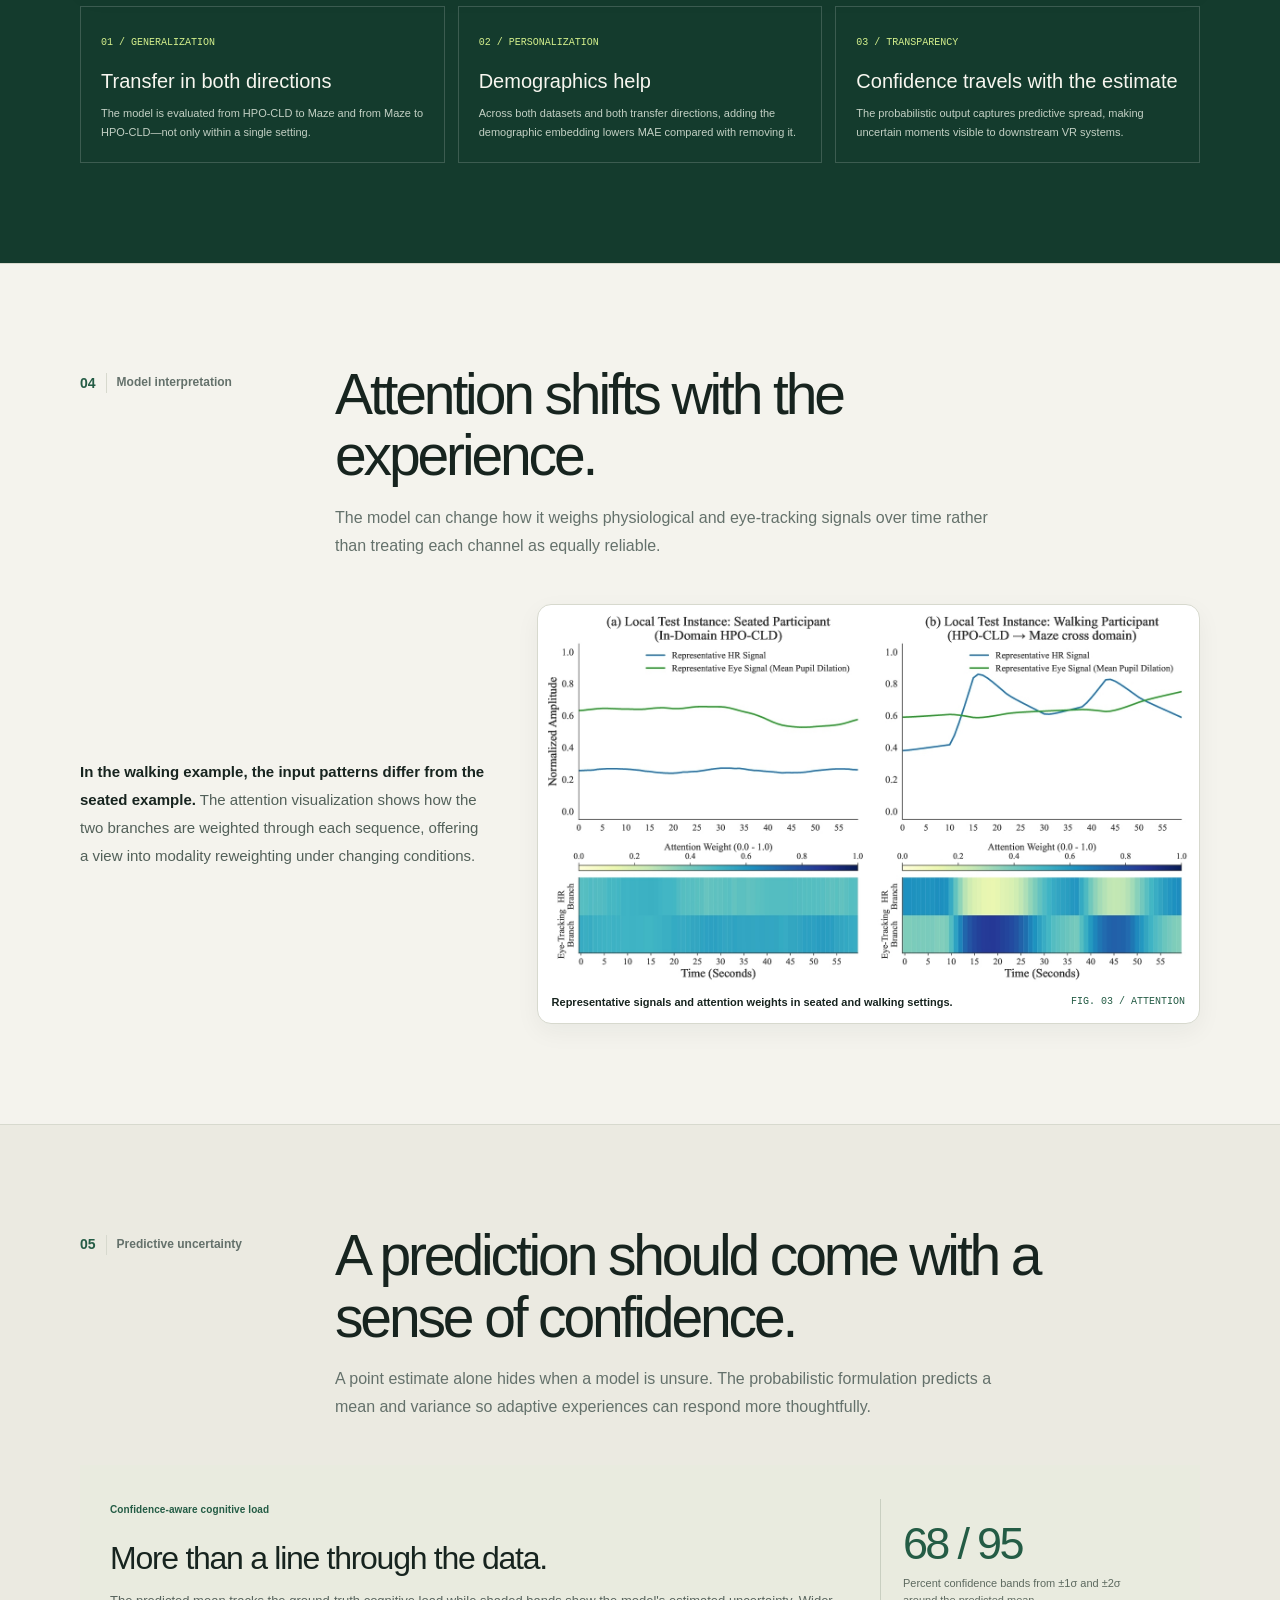
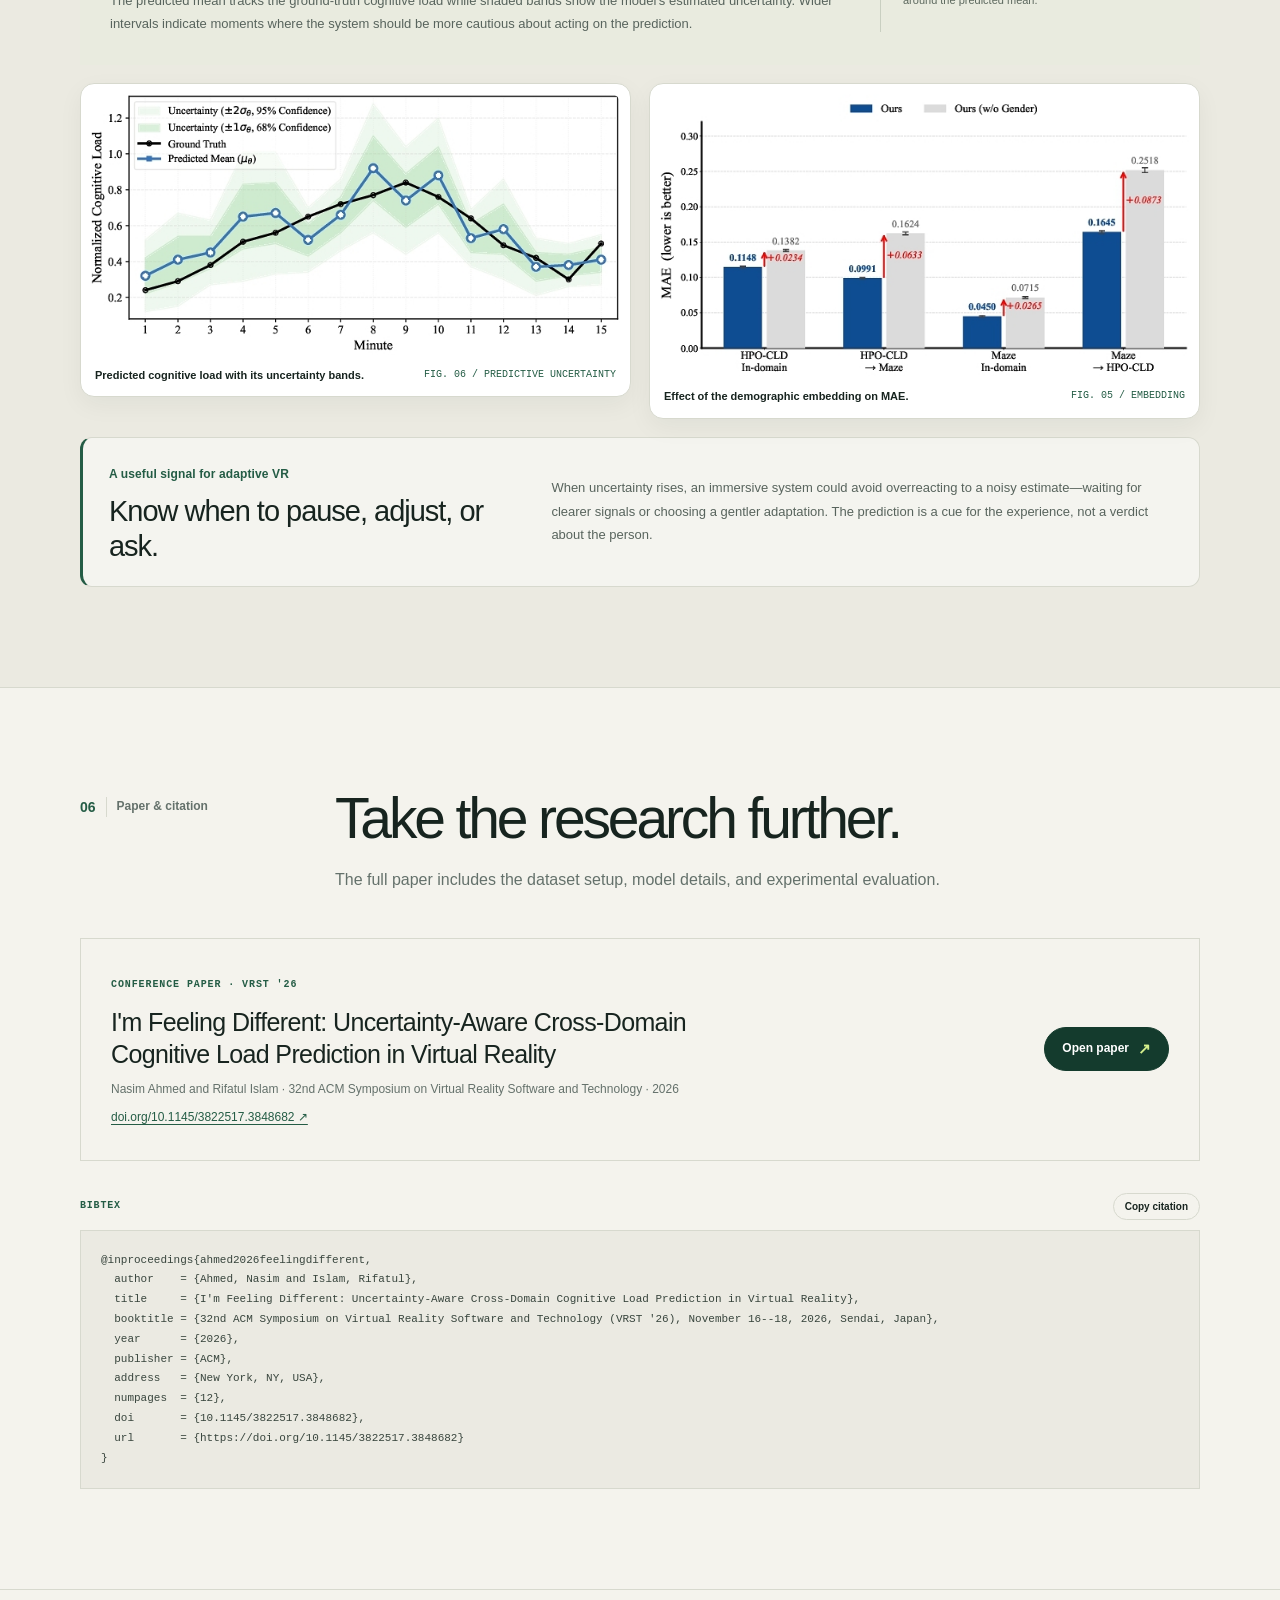
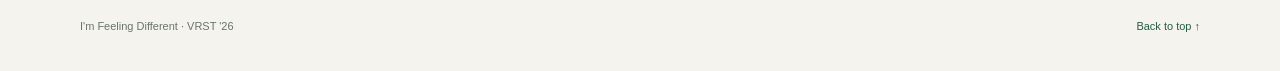
<file: publications/VRST2026/I-am-feeling-differnt/index.html>
<!doctype html>
<html lang="en">
<head>
  <meta charset="utf-8">
  <meta name="viewport" content="width=device-width, initial-scale=1">
  <meta name="theme-color" content="#f4f3ed">
  <meta name="description" content="I'm Feeling Different: uncertainty-aware cross-domain cognitive load prediction in virtual reality by Nasim Ahmed and Rifatul Islam.">
  <title>I'm Feeling Different — VRST '26</title>
  <style>
    :root {
      color-scheme: light;
      --paper: #f4f3ed;
      --paper-deep: #ebeae1;
      --ink: #17241f;
      --muted: #64716b;
      --line: #d7d9ce;
      --green: #245c45;
      --green-dark: #143b2d;
      --lime: #d4ef8c;
      --orange: #e7a36c;
      --display: "Segoe UI", Arial, sans-serif;
      --sans: "Segoe UI", "Helvetica Neue", Arial, sans-serif;
      --mono: "Cascadia Code", "SFMono-Regular", Consolas, monospace;
      --content: 1120px;
    }

    * { box-sizing: border-box; }
    html { scroll-behavior: smooth; scroll-padding-top: 86px; }
    body {
      margin: 0;
      background: var(--paper);
      color: var(--ink);
      font-family: var(--sans);
      font-size: 16px;
      line-height: 1.65;
      -webkit-font-smoothing: antialiased;
    }
    a { color: inherit; }
    a:focus-visible, button:focus-visible {
      outline: 3px solid #9cbe52;
      outline-offset: 4px;
    }
    img { display: block; max-width: 100%; }
    .wrap { width: min(var(--content), calc(100% - 48px)); margin-inline: auto; }

    .site-header {
      position: sticky;
      top: 0;
      z-index: 5;
      border-bottom: 1px solid rgb(23 36 31 / 10%);
      background: rgb(244 243 237 / 94%);
      backdrop-filter: blur(14px);
    }
    .header-inner {
      min-height: 72px;
      display: flex;
      align-items: center;
      justify-content: space-between;
      gap: 28px;
    }
    .wordmark {
      display: inline-flex;
      align-items: center;
      gap: 0;
      text-decoration: none;
      font-size: 13px;
      font-weight: 700;
      white-space: nowrap;
    }
    .wordmark-name { color: var(--ink); letter-spacing: 0; }
    .wordmark-context {
      margin-left: 12px;
      padding-left: 12px;
      border-left: 1px solid var(--line);
      color: var(--muted);
      font-size: 11px;
      font-weight: 600;
      letter-spacing: .02em;
    }
    .nav-links { display: flex; align-items: center; gap: 25px; }
    .nav-links a {
      color: #53615a;
      font-size: 12px;
      font-weight: 650;
      text-decoration: none;
      transition: color .2s ease;
    }
    .nav-links a:hover { color: var(--green); }
    .nav-links .nav-paper {
      padding: 9px 14px;
      border: 1px solid var(--line);
      border-radius: 99px;
      color: var(--ink);
    }
    .nav-paper span { margin-left: 6px; color: var(--green); }

    .hero { padding: 38px 0 54px; }
    .eyebrow {
      display: inline-block;
      color: var(--green);
      font-family: var(--sans);
      font-size: 12px;
      font-weight: 650;
      letter-spacing: .01em;
    }
    .hero h1 {
      max-width: 860px;
      margin: 16px 0 12px;
      font-family: var(--display);
      font-size: clamp(30px, 4vw, 48px);
      font-weight: 400;
      letter-spacing: -.045em;
      line-height: 1.13;
    }
    .hero-summary {
      max-width: 680px;
      margin: 0;
      color: #526059;
      font-size: clamp(17px, 2vw, 20px);
      line-height: 1.65;
    }
    .author-profiles {
      display: flex;
      flex-wrap: wrap;
      align-items: center;
      gap: 10px;
      margin-top: 18px;
    }
    .author-profile {
      display: flex;
      align-items: center;
      gap: 10px;
      color: #34423a;
      font-size: 14px;
      font-weight: 650;
    }
    .author-profile img {
      width: 48px;
      height: 48px;
      border: 2px solid #fff;
      border-radius: 50%;
      object-fit: cover;
      box-shadow: 0 0 0 1px var(--line);
    }
    .author-profile .professor-photo { object-position: center 28%; }
    .author-separator { color: var(--muted); font-size: 12px; }
    .masthead-venue {
      margin: 12px 0 0;
      color: var(--muted);
      font-size: 12px;
      line-height: 1.55;
    }
    .paper-masthead {
      padding: 28px 36px;
      border: 1px solid var(--line);
      background: rgb(255 255 255 / 28%);
    }
    .masthead-layout {
      display: grid;
      grid-template-columns: minmax(0, 1fr) auto;
      align-items: center;
      gap: 30px;
      margin-top: 14px;
    }
    .affiliation-logos {
      display: flex;
      align-items: center;
      gap: 17px;
      margin-top: 16px;
    }
    .affiliation-logos img {
      width: auto;
      height: 43px;
      object-fit: contain;
    }
    .affiliation-logos .hix-logo { max-width: 220px; }
    .affiliation-logos .ksu-logo { height: 46px; }
    .doi-link {
      display: inline-block;
      margin-top: 13px;
      color: var(--green);
      font-size: 13px;
      text-underline-offset: 3px;
    }
    .paper-open { white-space: nowrap; }
    .button {
      display: inline-flex;
      min-height: 44px;
      align-items: center;
      justify-content: center;
      gap: 9px;
      padding: 0 17px;
      border: 1px solid var(--green-dark);
      border-radius: 99px;
      background: var(--green-dark);
      color: #fff;
      font-size: 12px;
      font-weight: 700;
      text-decoration: none;
      transition: transform .2s ease, background .2s ease;
    }
    .button:hover { transform: translateY(-2px); background: var(--green); }
    .button.secondary { background: transparent; color: var(--ink); border-color: #bfc6ba; }
    .button.secondary:hover { background: #e9eee4; }
    .button .arrow { color: var(--lime); font-size: 15px; }
    .button.secondary .arrow { color: var(--green); }

    .metrics-band {
      display: grid;
      grid-template-columns: repeat(4, 1fr);
      border-block: 1px solid var(--line);
    }
    .metric {
      min-height: 134px;
      padding: 24px 23px 21px;
      border-right: 1px solid var(--line);
    }
    .metric:first-child { padding-left: 0; }
    .metric:last-child { border-right: 0; }
    .metric-value {
      display: block;
      color: var(--green);
      font-family: var(--display);
      font-size: 39px;
      letter-spacing: -.05em;
      line-height: 1.1;
    }
    .metric-label {
      display: block;
      margin-top: 8px;
      color: var(--muted);
      font-size: 11px;
      line-height: 1.5;
    }

    .section { padding: 100px 0; border-bottom: 1px solid var(--line); }
    .section-heading {
      display: grid;
      grid-template-columns: 220px 1fr;
      align-items: start;
      gap: 35px;
      margin-bottom: 44px;
    }
    .section-index {
      display: inline-flex;
      align-items: center;
      gap: 10px;
      padding-top: 8px;
      color: var(--muted);
      font-family: var(--sans);
      font-size: 12px;
      font-weight: 600;
    }
    .section-number {
      color: var(--green);
      font-size: 14px;
      font-variant-numeric: tabular-nums;
      font-weight: 750;
    }
    .section-label {
      padding-left: 10px;
      border-left: 1px solid var(--line);
    }
    .section h2 {
      max-width: 760px;
      margin: 0;
      font-family: var(--display);
      font-size: clamp(34px, 5vw, 57px);
      font-weight: 400;
      letter-spacing: -.055em;
      line-height: 1.08;
    }
    .section-lede {
      max-width: 680px;
      margin: 17px 0 0;
      color: var(--muted);
      font-size: 16px;
      line-height: 1.75;
    }
    .abstract-grid {
      display: grid;
      grid-template-columns: 1.1fr .9fr;
      gap: 70px;
      align-items: start;
    }
    .abstract-copy {
      max-width: 650px;
      margin: 0;
      color: #4a5850;
      font-size: 17px;
      line-height: 1.9;
    }
    .abstract-aside {
      padding: 24px 0 0 24px;
      border-left: 1px solid #aeb8a9;
    }
    .aside-label {
      color: var(--green);
      font-family: var(--mono);
      font-size: 10px;
      font-weight: 700;
      letter-spacing: .1em;
      text-transform: uppercase;
    }
    .abstract-aside p {
      margin: 11px 0 0;
      font-family: var(--display);
      font-size: 25px;
      letter-spacing: -.025em;
      line-height: 1.38;
    }
    .keyword-list { display: flex; flex-wrap: wrap; gap: 8px; margin-top: 24px; }
    .keyword {
      padding: 6px 10px;
      border: 1px solid var(--line);
      border-radius: 99px;
      color: #57635b;
      font-size: 10px;
      line-height: 1.2;
    }

    .method-section { background: var(--paper-deep); }
    .method-note {
      display: grid;
      grid-template-columns: repeat(3, 1fr);
      gap: 0;
      margin-top: 28px;
      border: 1px solid #d1d4c8;
      background: rgb(244 243 237 / 65%);
    }
    .method-step { padding: 22px 23px; border-right: 1px solid #d1d4c8; }
    .method-step:last-child { border-right: 0; }
    .method-step .step {
      color: var(--green);
      font-family: var(--mono);
      font-size: 10px;
      letter-spacing: .08em;
    }
    .method-step h3 { margin: 9px 0 5px; font-size: 14px; }
    .method-step p { margin: 0; color: var(--muted); font-size: 12px; line-height: 1.7; }

    .figure-frame {
      margin: 0;
      padding: 10px;
      overflow: hidden;
      border: 1px solid var(--line);
      border-radius: 14px;
      background: #fff;
      box-shadow: 0 8px 24px rgb(23 36 31 / 5%);
    }
    .figure-frame img { width: 100%; height: auto; border-radius: 9px; }
    .figure-frame figcaption {
      display: flex;
      justify-content: space-between;
      gap: 20px;
      padding: 12px 4px 2px;
      color: #67736b;
      font-size: 11px;
      line-height: 1.6;
    }
    .figure-frame figcaption strong { color: var(--ink); font-weight: 650; }
    .figure-frame figcaption span { flex: 0 0 auto; color: var(--green); font-family: var(--mono); font-size: 10px; }
    .teaser-heading {
      display: flex;
      align-items: end;
      justify-content: space-between;
      gap: 32px;
      margin-bottom: 28px;
    }
    .teaser-heading h2 {
      max-width: 720px;
      margin: 10px 0 0;
      font-family: var(--display);
      font-size: clamp(30px, 4.2vw, 48px);
      font-weight: 400;
      letter-spacing: -.05em;
      line-height: 1.1;
    }
    .teaser-heading p {
      max-width: 350px;
      margin: 0;
      color: var(--muted);
      font-size: 13px;
      line-height: 1.8;
    }
    .teaser-frame {
      margin: 0;
      overflow: hidden;
      border: 1px solid var(--line);
      border-radius: 16px;
      background: #0b100d;
      box-shadow: 0 12px 32px rgb(23 36 31 / 9%);
    }
    .teaser-frame video {
      display: block;
      width: 100%;
      height: auto;
      aspect-ratio: 16 / 9;
      background: #101713;
    }
    .teaser-frame figcaption {
      display: flex;
      justify-content: space-between;
      gap: 16px;
      padding: 13px 18px;
      border-top: 1px solid rgb(255 255 255 / 11%);
      background: var(--green-dark);
      color: #d5dfd6;
      font-size: 11px;
      line-height: 1.5;
    }
    .teaser-frame figcaption span:last-child {
      color: #c3d0c4;
      font-family: var(--mono);
      font-size: 10px;
    }
    .figure-split {
      display: grid;
      grid-template-columns: 1fr 1fr;
      gap: 18px;
      align-items: start;
    }
    .uncertainty-figures { margin-top: 18px; }
    .uncertainty-note {
      display: grid;
      grid-template-columns: minmax(0, .8fr) 1.2fr;
      align-items: center;
      gap: 28px;
      margin-top: 18px;
      padding: 22px 26px;
      border: 1px solid var(--line);
      border-left: 3px solid var(--green);
      border-radius: 12px;
      background: rgb(255 255 255 / 45%);
    }
    .uncertainty-note h3 {
      margin: 8px 0 0;
      font-family: var(--display);
      font-size: clamp(22px, 2.6vw, 29px);
      font-weight: 400;
      letter-spacing: -.035em;
      line-height: 1.2;
    }
    .uncertainty-note p { margin: 0; color: #58645d; font-size: 13px; line-height: 1.8; }

    .results-section { background: var(--green-dark); color: #f7f6ef; }
    .results-section .section-index { color: #c3d0c4; }
    .results-section .section-number { color: var(--lime); }
    .results-section .section-label { border-color: rgb(255 255 255 / 24%); }
    .results-section .section-lede { color: #c3d0c4; }
    .results-section .section-heading { margin-bottom: 37px; }
    .results-callout {
      display: grid;
      grid-template-columns: .72fr 1.28fr;
      align-items: center;
      gap: 38px;
      margin-bottom: 22px;
      padding: 28px 30px;
      border: 1px solid rgb(255 255 255 / 17%);
      background: rgb(255 255 255 / 5%);
    }
    .results-callout .big-number {
      color: var(--lime);
      font-family: var(--display);
      font-size: clamp(53px, 8vw, 88px);
      letter-spacing: -.065em;
      line-height: 1;
    }
    .results-callout .big-number span {
      display: block;
      margin-top: 9px;
      color: #c3d0c4;
      font-family: var(--sans);
      font-size: 10px;
      font-weight: 650;
      letter-spacing: .12em;
      text-transform: uppercase;
    }
    .results-callout p { max-width: 520px; margin: 0; color: #d5dfd6; font-size: 15px; line-height: 1.8; }
    .results-section .figure-frame { border-color: rgb(255 255 255 / 18%); background: #fff; }
    .results-section .figure-frame figcaption { color: #64716b; }
    .results-section .figure-frame figcaption strong { color: #17241f; }

    .finding-cards {
      display: grid;
      grid-template-columns: repeat(3, 1fr);
      gap: 13px;
      margin-top: 18px;
    }
    .finding {
      min-height: 152px;
      padding: 20px;
      border: 1px solid rgb(255 255 255 / 17%);
    }
    .finding .finding-num { color: var(--lime); font-family: var(--mono); font-size: 10px; }
    .finding h3 { margin: 12px 0 6px; font-family: var(--display); font-size: 20px; font-weight: 400; }
    .finding p { margin: 0; color: #c3d0c4; font-size: 11px; line-height: 1.7; }

    .attention-context {
      display: grid;
      grid-template-columns: .76fr 1.24fr;
      gap: 50px;
      align-items: center;
      margin-top: 36px;
    }
    .attention-context p { margin: 0; color: #526059; font-size: 15px; line-height: 1.85; }
    .attention-context strong { color: var(--ink); }
    .uncertainty-layout {
      display: grid;
      grid-template-columns: 1fr 290px;
      gap: 36px;
      align-items: center;
      padding: 30px;
      background: #e9ebdf;
    }
    .uncertainty-copy .eyebrow { font-size: 10px; }
    .uncertainty-copy h3 {
      margin: 18px 0 12px;
      font-family: var(--display);
      font-size: 32px;
      font-weight: 400;
      letter-spacing: -.04em;
      line-height: 1.15;
    }
    .uncertainty-copy p { margin: 0; color: #58645d; font-size: 13px; line-height: 1.8; }
    .uncertainty-stat {
      padding: 22px;
      border-left: 1px solid #c9cfc1;
    }
    .uncertainty-stat strong {
      display: block;
      color: var(--green);
      font-family: var(--display);
      font-size: 45px;
      font-weight: 400;
      letter-spacing: -.06em;
      line-height: 1;
    }
    .uncertainty-stat span { display: block; margin-top: 9px; color: #5d695f; font-size: 11px; line-height: 1.6; }

    .paper-card {
      display: grid;
      grid-template-columns: 1fr auto;
      gap: 28px;
      align-items: center;
      padding: 30px;
      border: 1px solid var(--line);
    }
    .paper-card .paper-type {
      color: var(--green);
      font-family: var(--mono);
      font-size: 10px;
      font-weight: 700;
      letter-spacing: .09em;
      text-transform: uppercase;
    }
    .paper-card h3 {
      max-width: 670px;
      margin: 10px 0 9px;
      font-family: var(--display);
      font-size: 25px;
      font-weight: 400;
      letter-spacing: -.025em;
      line-height: 1.3;
    }
    .paper-card p { margin: 0; color: var(--muted); font-size: 12px; }
    .doi { display: inline-block; margin-top: 9px; color: var(--green); font-size: 12px; text-decoration-thickness: 1px; text-underline-offset: 3px; }
    .cite-label {
      display: flex;
      justify-content: space-between;
      gap: 12px;
      align-items: center;
      margin: 32px 0 10px;
      color: var(--green);
      font-family: var(--mono);
      font-size: 10px;
      font-weight: 700;
      letter-spacing: .08em;
      text-transform: uppercase;
    }
    .copy-button {
      padding: 7px 11px;
      border: 1px solid var(--line);
      border-radius: 99px;
      background: transparent;
      color: var(--ink);
      cursor: pointer;
      font-family: var(--sans);
      font-size: 10px;
      font-weight: 650;
      letter-spacing: 0;
      text-transform: none;
    }
    .copy-button:hover { background: #e9eee4; }
    pre {
      margin: 0;
      padding: 20px;
      overflow-x: auto;
      border: 1px solid var(--line);
      background: #ebeae2;
      color: #38453d;
      font-family: var(--mono);
      font-size: 11px;
      line-height: 1.8;
      white-space: pre-wrap;
      overflow-wrap: anywhere;
    }
    .site-footer { padding: 27px 0 35px; color: #68746d; font-size: 11px; }
    .footer-inner { display: flex; justify-content: space-between; gap: 18px; }
    .site-footer a { color: var(--green); text-decoration: none; }
    .site-footer a:hover { text-decoration: underline; }

    @media (max-width: 760px) {
      .wrap { width: min(100% - 32px, var(--content)); }
      .header-inner { min-height: 62px; }
      .nav-links { gap: 14px; }
      .nav-links a { font-size: 11px; }
      .nav-links a:nth-child(3), .nav-links a:nth-child(4), .nav-links a:nth-child(5) { display: none; }
      .hero { padding: 30px 0 45px; }
      .paper-masthead { padding: 22px; }
      .masthead-layout { grid-template-columns: 1fr; gap: 20px; }
      .paper-open { justify-self: start; }
      .metrics-band { grid-template-columns: repeat(2, 1fr); }
      .metric { min-height: 110px; padding: 18px 14px; border-bottom: 1px solid var(--line); }
      .metric:nth-child(2) { border-right: 0; }
      .metric:nth-child(3), .metric:nth-child(4) { border-bottom: 0; }
      .metric:first-child { padding-left: 14px; }
      .metric-value { font-size: 34px; }
      .section { padding: 70px 0; }
      .teaser-heading { align-items: flex-start; flex-direction: column; gap: 12px; margin-bottom: 22px; }
      .teaser-frame figcaption { flex-direction: column; gap: 4px; padding: 11px 14px; }
      .section-heading { grid-template-columns: 1fr; gap: 12px; margin-bottom: 30px; }
      .section-index { padding-top: 0; }
      .abstract-grid, .attention-context { grid-template-columns: 1fr; gap: 30px; }
      .abstract-aside { padding-top: 0; }
      .method-note { grid-template-columns: 1fr; }
      .method-step { border-right: 0; border-bottom: 1px solid #d1d4c8; }
      .method-step:last-child { border-bottom: 0; }
      .results-callout { grid-template-columns: 1fr; gap: 18px; padding: 23px; }
      .results-callout .big-number { font-size: 65px; }
      .finding-cards { grid-template-columns: 1fr; }
      .finding { min-height: auto; }
      .figure-split { grid-template-columns: 1fr; }
      .figure-frame figcaption { flex-direction: column; gap: 4px; }
      .figure-frame figcaption span { flex: auto; }
      .uncertainty-note { grid-template-columns: 1fr; gap: 12px; padding: 20px; }
      .uncertainty-layout { grid-template-columns: 1fr; gap: 22px; padding: 23px; }
      .uncertainty-stat { padding: 18px 0 0; border-left: 0; border-top: 1px solid #c9cfc1; }
      .paper-card { grid-template-columns: 1fr; }
      .paper-card .button { justify-self: start; }
    }
    @media (max-width: 420px) {
      .nav-links { gap: 9px; }
      .nav-links .nav-paper { padding: 7px 10px; }
      .nav-paper span { display: none; }
      .author-profiles { gap: 8px; }
      .author-profile { gap: 8px; font-size: 12px; }
      .author-profile img { width: 40px; height: 40px; }
      .affiliation-logos { gap: 12px; }
      .affiliation-logos .hix-logo { max-width: 185px; }
      .affiliation-logos img { height: 36px; }
      .affiliation-logos .ksu-logo { height: 40px; }
      .footer-inner { flex-direction: column; }
    }
    @media (prefers-reduced-motion: reduce) {
      *, *::before, *::after { scroll-behavior: auto !important; transition-duration: .01ms !important; }
    }
  </style>
</head>
<body>
  <header class="site-header">
    <div class="wrap header-inner">
      <a class="wordmark" href="../../../" aria-label="Back to Nasim Ahmed's portfolio">
        <span class="wordmark-name">Nasim Ahmed</span>
        <span class="wordmark-context">VRST '26</span>
      </a>
      <nav class="nav-links" aria-label="Page navigation">
        <a href="#teaser">Teaser</a>
        <a href="#overview">Overview</a>
        <a href="#method">Method</a>
        <a href="#results">Results</a>
        <a href="#uncertainty">Uncertainty</a>
        <a class="nav-paper" href="#paper">Paper <span aria-hidden="true">↗</span></a>
      </nav>
    </div>
  </header>

  <main id="top">
    <section class="hero wrap" aria-labelledby="page-title">
      <div class="paper-masthead">
        <div class="eyebrow">VRST '26 · Conference paper</div>
        <div class="masthead-layout">
          <div>
            <h1 id="page-title">I'm Feeling Different: Uncertainty-Aware Cross-Domain Cognitive Load Prediction in Virtual Reality</h1>
            <div class="author-profiles" aria-label="Paper authors">
              <div class="author-profile">
                <img src="../../../assets/images/profile.png" width="600" height="600" alt="Nasim Ahmed">
                <span>Nasim Ahmed</span>
              </div>
              <span class="author-separator" aria-hidden="true">and</span>
              <div class="author-profile">
                <img class="professor-photo" src="rifatul-islam.jpg" width="56" height="56" alt="Rifatul Islam">
                <span>Rifatul Islam</span>
              </div>
            </div>
            <p class="masthead-venue">32nd ACM Symposium on Virtual Reality Software and Technology · 2026</p>
            <div class="affiliation-logos" aria-label="Research affiliations">
              <img class="hix-logo" src="hix-lab.png" width="600" height="180" alt="HiX Lab — Human-Centered Immersive eXperience">
              <img class="ksu-logo" src="ksu-logo.png" width="1080" height="1080" alt="Kennesaw State University">
            </div>
            <a class="doi-link" href="https://doi.org/10.1145/3822517.3848682" target="_blank" rel="noreferrer">doi.org/10.1145/3822517.3848682 ↗</a>
          </div>
          <a class="button paper-open" href="https://doi.org/10.1145/3822517.3848682" target="_blank" rel="noreferrer">
            Open paper <span class="arrow" aria-hidden="true">↗</span>
          </a>
        </div>
      </div>

      <div class="metrics-band" aria-label="Headline results">
        <div class="metric">
          <span class="metric-value">0.0991</span>
          <span class="metric-label">MAE · HPO-CLD → Maze<br>cross-domain transfer</span>
        </div>
        <div class="metric">
          <span class="metric-value">0.1645</span>
          <span class="metric-label">MAE · Maze → HPO-CLD<br>reverse transfer</span>
        </div>
        <div class="metric">
          <span class="metric-value">77<span style="font-size:.58em">%</span></span>
          <span class="metric-label">Relative MAE reduction over CNN<br>HPO-CLD → Maze</span>
        </div>
        <div class="metric">
          <span class="metric-value">±2σ</span>
          <span class="metric-label">Predictive uncertainty<br>95% confidence interval</span>
        </div>
      </div>
    </section>

    <section class="section teaser-section" id="teaser" aria-labelledby="teaser-title">
      <div class="wrap">
        <div class="teaser-heading">
          <div>
            <span class="eyebrow">VRST '26 · Paper teaser</span>
            <h2 id="teaser-title">The research, in motion.</h2>
          </div>
          <p>A short visual introduction to the cross-domain VR study, its model, and its main results.</p>
        </div>
        <figure class="teaser-frame">
          <video controls playsinline preload="metadata" width="1920" height="1080" poster="teaser-poster.jpg" aria-label="Paper teaser video for I'm Feeling Different">
            <source src="VRST26_Nasim_Ahmed_Teaser.mp4" type="video/mp4">
            Your browser does not support HTML video. <a href="VRST26_Nasim_Ahmed_Teaser.mp4">Open the teaser video.</a>
          </video>
          <figcaption>
            <span>I'm Feeling Different · VRST '26</span>
            <span>43 sec · 1920 × 1080</span>
          </figcaption>
        </figure>
      </div>
    </section>

    <section class="section" id="overview">
      <div class="wrap">
        <div class="section-heading">
          <div class="section-index"><span class="section-number">01</span><span class="section-label">Research question</span></div>
          <div>
            <h2>Can a model read cognitive load when the context shifts?</h2>
            <p class="section-lede">A system trained in a quiet, seated VR session should not lose its footing when a person starts moving.</p>
          </div>
        </div>
        <figure class="figure-frame" style="margin-bottom:28px">
          <img src="vrst26-31-fig1.jpg" width="1408" height="479" loading="lazy" alt="Study overview showing the challenges of cognitive load prediction across seated and walking VR, the probabilistic multimodal model, and in-domain and cross-domain performance.">
          <figcaption>
            <strong>Study overview: from domain shift to uncertainty-aware prediction.</strong>
            <span>FIG. 01 / OVERVIEW</span>
          </figcaption>
        </figure>
        <div class="abstract-grid">
          <p class="abstract-copy">
            Physiological signals such as heart rate and pupil diameter are personal—and they change with the environment. Models trained with stationary users can struggle when applied to active users, where locomotion adds motion artifacts and a new domain shift. We study continuous cognitive load prediction across stationary HPO-CLD and real-walking Maze VR data. Our approach combines eye-tracking and cardiovascular signals, adaptively reweights the two modalities, represents group-level gender differences without a calibration session, and predicts both cognitive load and its uncertainty.
          </p>
          <aside class="abstract-aside">
            <span class="aside-label">The central idea</span>
            <p>Make the prediction—and make clear how much to trust it.</p>
            <div class="keyword-list" aria-label="Research topics">
              <span class="keyword">Virtual reality</span>
              <span class="keyword">Cross-domain learning</span>
              <span class="keyword">Multimodal sensing</span>
              <span class="keyword">Uncertainty estimation</span>
              <span class="keyword">Cognitive load</span>
            </div>
          </aside>
        </div>
      </div>
    </section>

    <section class="section method-section" id="method">
      <div class="wrap">
        <div class="section-heading">
          <div class="section-index"><span class="section-number">02</span><span class="section-label">Model architecture</span></div>
          <div>
            <h2>Two signal streams. One calibrated estimate.</h2>
            <p class="section-lede">Parallel temporal encoders learn from eye tracking and heart rate, then attention and a learnable gender embedding help the model adapt before it estimates a distribution over cognitive load.</p>
          </div>
        </div>
        <figure class="figure-frame">
          <img src="vrst26-31-fig2.jpg" width="1410" height="481" loading="lazy" alt="Model architecture with parallel eye-tracking and heart-rate convolutional branches, dual-branch attention, demographic embedding, cross-modal fusion, and probabilistic output.">
          <figcaption>
            <strong>From multimodal signals to a probabilistic prediction.</strong>
            <span>FIG. 02 / ARCHITECTURE</span>
          </figcaption>
        </figure>
        <div class="method-note">
          <article class="method-step">
            <span class="step">01 / ENCODE</span>
            <h3>Learn temporal features</h3>
            <p>Parallel 1D convolutional branches process 60-second windows of eye-tracking and cardiovascular signals.</p>
          </article>
          <article class="method-step">
            <span class="step">02 / ADAPT</span>
            <h3>Reweight and fuse</h3>
            <p>Dual-branch attention adaptively reweights modalities; a learnable gender embedding represents group-level baseline variation.</p>
          </article>
          <article class="method-step">
            <span class="step">03 / ESTIMATE</span>
            <h3>Predict with uncertainty</h3>
            <p>A Gaussian output estimates the mean cognitive load and variance, trained with a negative log-likelihood objective.</p>
          </article>
        </div>
      </div>
    </section>

    <section class="section results-section" id="results">
      <div class="wrap">
        <div class="section-heading">
          <div class="section-index"><span class="section-number">03</span><span class="section-label">Evaluation results</span></div>
          <div>
            <h2>Transfer is the test that matters.</h2>
            <p class="section-lede">Evaluated in both directions between stationary HPO-CLD and real-walking Maze data, the method outperforms standard CNN, LSTM, and transformer baselines.</p>
          </div>
        </div>
        <div class="results-callout">
          <div class="big-number">0.0991<span>mean absolute error · HPO-CLD → Maze</span></div>
          <p>For the more demanding stationary-to-walking transfer, the proposed method achieves a 77% relative error reduction compared with a standard CNN baseline. Reverse transfer to HPO-CLD reaches an MAE of 0.1645.</p>
        </div>
        <figure class="figure-frame">
          <img src="vrst26-31-fig4.jpg" width="1384" height="350" loading="lazy" alt="Relative MAE reduction over CNN, LSTM, and transformer baselines for both in-domain datasets and both cross-domain transfer directions.">
          <figcaption>
            <strong>Relative MAE reduction against deep-learning baselines.</strong>
            <span>FIG. 04 / BASELINE COMPARISON</span>
          </figcaption>
        </figure>
        <div class="finding-cards">
          <article class="finding">
            <span class="finding-num">01 / GENERALIZATION</span>
            <h3>Transfer in both directions</h3>
            <p>The model is evaluated from HPO-CLD to Maze and from Maze to HPO-CLD—not only within a single setting.</p>
          </article>
          <article class="finding">
            <span class="finding-num">02 / PERSONALIZATION</span>
            <h3>Demographics help</h3>
            <p>Across both datasets and both transfer directions, adding the demographic embedding lowers MAE compared with removing it.</p>
          </article>
          <article class="finding">
            <span class="finding-num">03 / TRANSPARENCY</span>
            <h3>Confidence travels with the estimate</h3>
            <p>The probabilistic output captures predictive spread, making uncertain moments visible to downstream VR systems.</p>
          </article>
        </div>
      </div>
    </section>

    <section class="section" aria-labelledby="attention-title">
      <div class="wrap">
        <div class="section-heading">
          <div class="section-index"><span class="section-number">04</span><span class="section-label">Model interpretation</span></div>
          <div>
            <h2 id="attention-title">Attention shifts with the experience.</h2>
            <p class="section-lede">The model can change how it weighs physiological and eye-tracking signals over time rather than treating each channel as equally reliable.</p>
          </div>
        </div>
        <div class="attention-context">
          <p><strong>In the walking example, the input patterns differ from the seated example.</strong> The attention visualization shows how the two branches are weighted through each sequence, offering a view into modality reweighting under changing conditions.</p>
          <figure class="figure-frame">
            <img src="vrst26-31-fig3.jpg" width="1384" height="720" loading="lazy" alt="Representative heart-rate and pupil-dilation signals with eye-tracking and heart-rate branch attention weights for a seated and a walking participant.">
            <figcaption>
              <strong>Representative signals and attention weights in seated and walking settings.</strong>
              <span>FIG. 03 / ATTENTION</span>
            </figcaption>
          </figure>
        </div>
      </div>
    </section>

    <section class="section method-section" id="uncertainty">
      <div class="wrap">
        <div class="section-heading">
          <div class="section-index"><span class="section-number">05</span><span class="section-label">Predictive uncertainty</span></div>
          <div>
            <h2>A prediction should come with a sense of confidence.</h2>
            <p class="section-lede">A point estimate alone hides when a model is unsure. The probabilistic formulation predicts a mean and variance so adaptive experiences can respond more thoughtfully.</p>
          </div>
        </div>
        <div class="uncertainty-layout">
          <div class="uncertainty-copy">
            <div class="eyebrow">Confidence-aware cognitive load</div>
            <h3>More than a line through the data.</h3>
            <p>The predicted mean tracks the ground-truth cognitive load while shaded bands show the model's estimated uncertainty. Wider intervals indicate moments where the system should be more cautious about acting on the prediction.</p>
          </div>
          <div class="uncertainty-stat">
            <strong>68 / 95</strong>
            <span>Percent confidence bands from ±1σ and ±2σ around the predicted mean.</span>
          </div>
        </div>
        <div class="figure-split uncertainty-figures">
          <figure class="figure-frame">
            <img src="vrst26-31-fig6.jpg" width="664" height="316" loading="lazy" alt="Ground-truth and predicted normalized cognitive load over 15 minutes, with shaded 68% and 95% predictive uncertainty bands.">
            <figcaption>
              <strong>Predicted cognitive load with its uncertainty bands.</strong>
              <span>FIG. 06 / PREDICTIVE UNCERTAINTY</span>
            </figcaption>
          </figure>
          <figure class="figure-frame">
            <img src="vrst26-31-fig5.jpg" width="616" height="316" loading="lazy" alt="MAE comparison with and without the demographic embedding for HPO-CLD, HPO-CLD to Maze, Maze, and Maze to HPO-CLD; the full model has lower MAE in every setting.">
            <figcaption>
              <strong>Effect of the demographic embedding on MAE.</strong>
              <span>FIG. 05 / EMBEDDING</span>
            </figcaption>
          </figure>
        </div>
        <aside class="uncertainty-note">
          <div>
            <div class="eyebrow">A useful signal for adaptive VR</div>
            <h3>Know when to pause, adjust, or ask.</h3>
          </div>
          <p>When uncertainty rises, an immersive system could avoid overreacting to a noisy estimate—waiting for clearer signals or choosing a gentler adaptation. The prediction is a cue for the experience, not a verdict about the person.</p>
        </aside>
      </div>
    </section>

    <section class="section" id="paper">
      <div class="wrap">
        <div class="section-heading">
          <div class="section-index"><span class="section-number">06</span><span class="section-label">Paper &amp; citation</span></div>
          <div>
            <h2>Take the research further.</h2>
            <p class="section-lede">The full paper includes the dataset setup, model details, and experimental evaluation.</p>
          </div>
        </div>
        <article class="paper-card">
          <div>
            <span class="paper-type">Conference paper · VRST '26</span>
            <h3>I'm Feeling Different: Uncertainty-Aware Cross-Domain Cognitive Load Prediction in Virtual Reality</h3>
            <p>Nasim Ahmed and Rifatul Islam · 32nd ACM Symposium on Virtual Reality Software and Technology · 2026</p>
            <a class="doi" href="https://doi.org/10.1145/3822517.3848682" target="_blank" rel="noreferrer">doi.org/10.1145/3822517.3848682 ↗</a>
          </div>
          <a class="button" href="https://doi.org/10.1145/3822517.3848682" target="_blank" rel="noreferrer">
            Open paper <span class="arrow" aria-hidden="true">↗</span>
          </a>
        </article>
        <div class="cite-label">
          <span>BibTeX</span>
          <button class="copy-button" id="copy-citation" type="button">Copy citation</button>
        </div>
        <pre id="citation">@inproceedings{ahmed2026feelingdifferent,
  author    = {Ahmed, Nasim and Islam, Rifatul},
  title     = {I'm Feeling Different: Uncertainty-Aware Cross-Domain Cognitive Load Prediction in Virtual Reality},
  booktitle = {32nd ACM Symposium on Virtual Reality Software and Technology (VRST '26), November 16--18, 2026, Sendai, Japan},
  year      = {2026},
  publisher = {ACM},
  address   = {New York, NY, USA},
  numpages  = {12},
  doi       = {10.1145/3822517.3848682},
  url       = {https://doi.org/10.1145/3822517.3848682}
}</pre>
      </div>
    </section>
  </main>

  <footer class="site-footer">
    <div class="wrap footer-inner">
      <span>I'm Feeling Different · VRST '26</span>
      <a href="#top">Back to top ↑</a>
    </div>
  </footer>
  <script>
    const copyButton = document.querySelector("#copy-citation");
    const citation = document.querySelector("#citation");

    copyButton.addEventListener("click", async () => {
      try {
        await navigator.clipboard.writeText(citation.textContent);
        copyButton.textContent = "Copied";
        window.setTimeout(() => { copyButton.textContent = "Copy citation"; }, 1800);
      } catch (error) {
        copyButton.textContent = "Select citation above";
        window.setTimeout(() => { copyButton.textContent = "Copy citation"; }, 2200);
      }
    });
  </script>
</body>
</html>
</file>
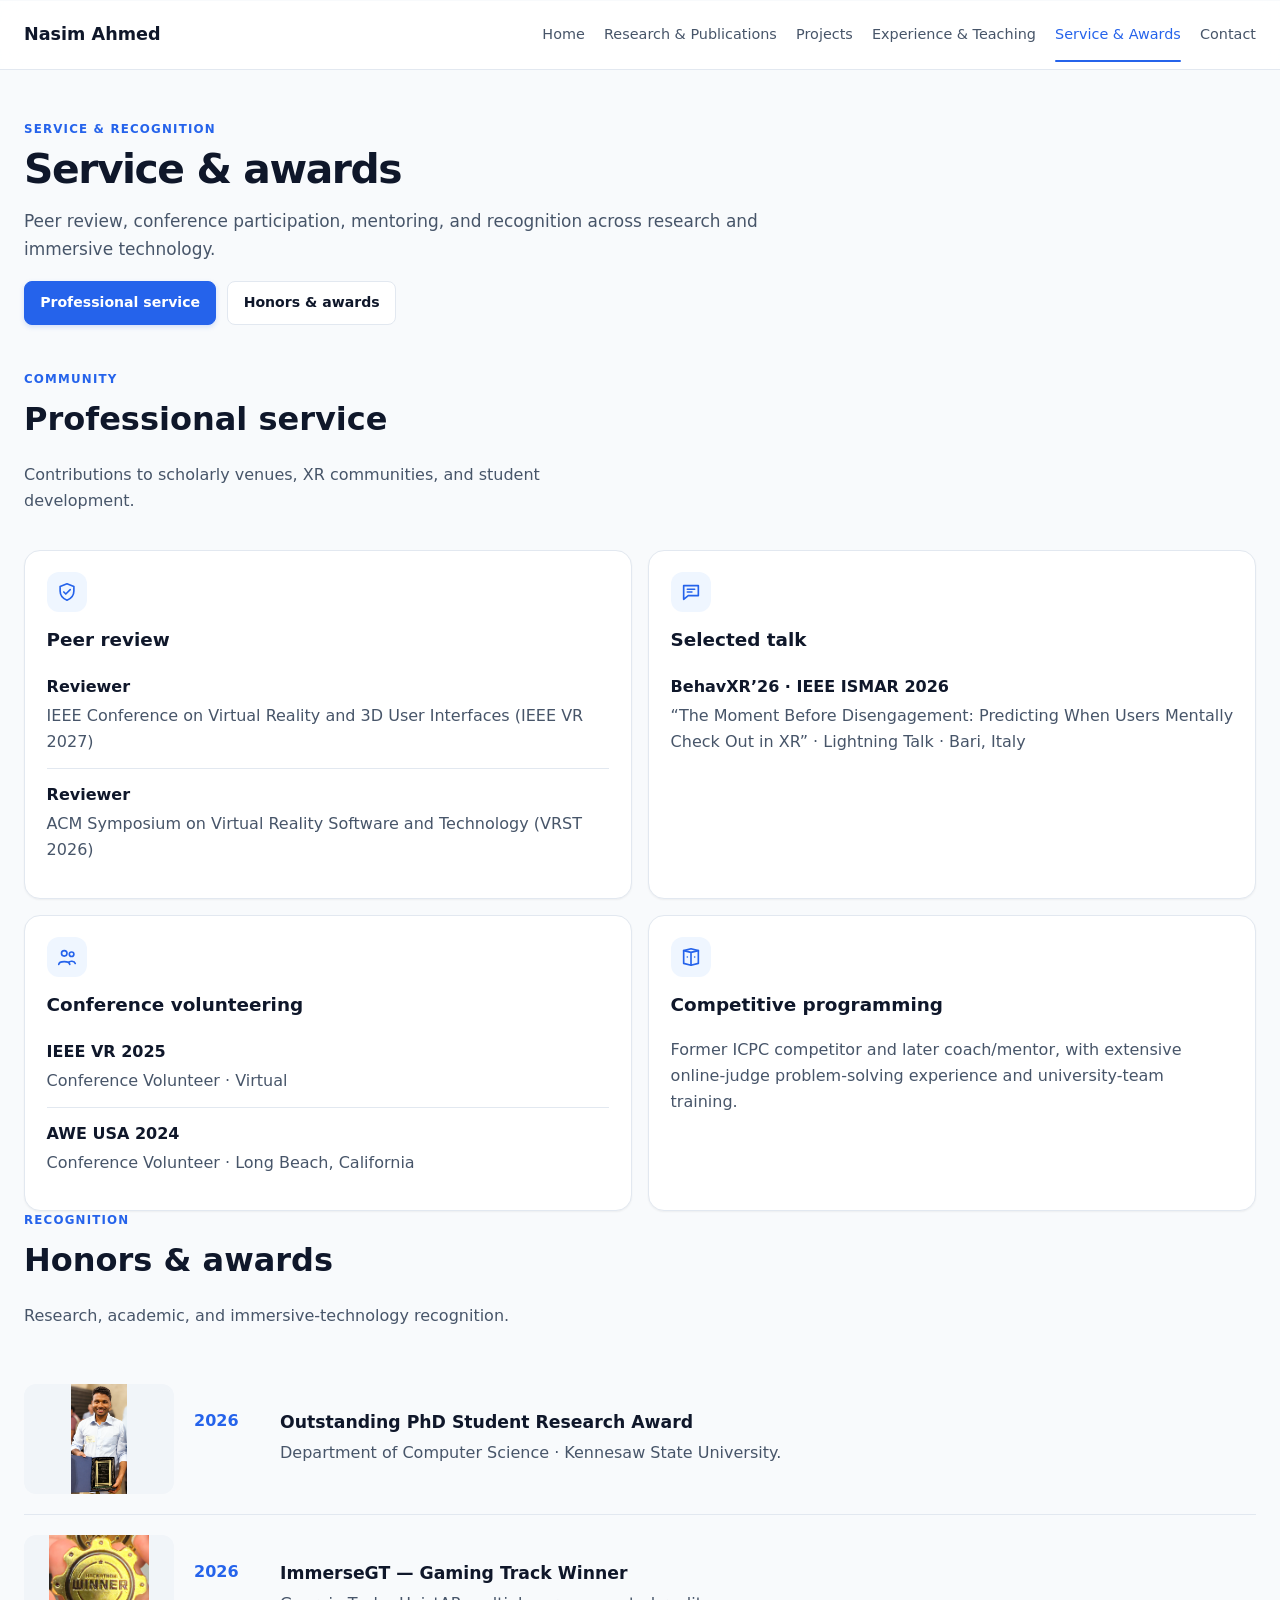
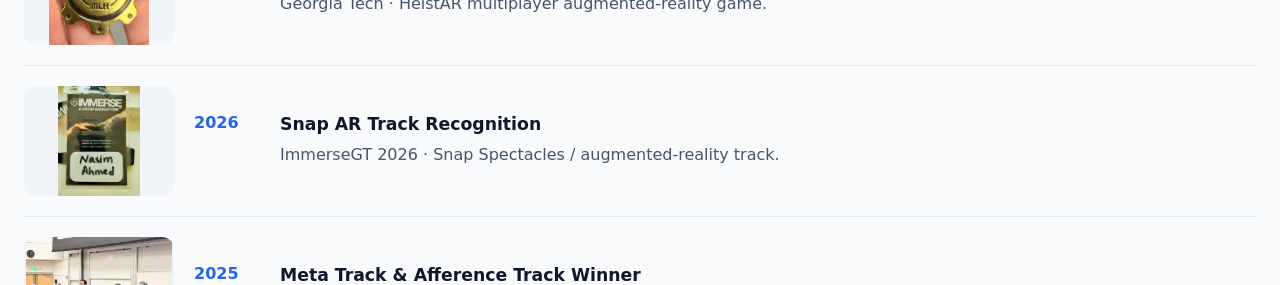
<file: awards.html>
<!doctype html><html lang="en"><head>
<meta charset="utf-8"><meta name="viewport" content="width=device-width,initial-scale=1">
<meta name="description" content="Honors, research awards, hackathon wins, and academic distinctions received by Nasim Ahmed.">
<meta name="author" content="Nasim Ahmed"><meta name="theme-color" content="#173f8f">
<title>Awards moved | Nasim Ahmed</title>
<meta http-equiv="refresh" content="0;url=service.html#awards">
<link rel="preconnect" href="https://fonts.googleapis.com"><link rel="preconnect" href="https://fonts.gstatic.com" crossorigin>
<link href="https://fonts.googleapis.com/css2?family=Inter:wght@400;500;600;700;800&display=swap" rel="stylesheet">
<link rel="stylesheet" href="assets/css/style.css">
<style>
.award-visual-row{display:grid;grid-template-columns:190px minmax(0,1fr);gap:24px;align-items:center;padding:22px 0;border-bottom:1px solid var(--border)}
.award-visual-row img{display:block;width:100%;height:auto;max-height:230px;object-fit:contain;border-radius:12px;background:#f6f8fb}
.award-visual-copy{display:grid;grid-template-columns:86px 1fr;gap:1rem;align-items:start}
.award-visual-copy h2{margin:0;font-size:1.3rem}
.award-visual-copy p{margin:.25rem 0;color:var(--muted)}
@media(max-width:820px){
  .award-visual-row{grid-template-columns:1fr}
  .award-visual-row img{max-width:320px}
}
</style></head><body>
<nav class="site-nav">
  <div class="container nav-wrap">
    <a class="brand" href="index.html">Nasim Ahmed</a>
    <button class="menu-toggle" aria-label="Toggle navigation" aria-expanded="false">☰</button>
    <div class="nav-links">
      <a  href="index.html">Home</a>
      <a  href="research.html">Research</a>
      <a  href="publications.html">Publications</a>
      <a  href="projects.html">Projects</a>
      <a  href="experience.html">Experience</a>
      <a  href="teaching.html">Teaching</a>
      <a  href="service.html">Service</a>
      <a class="active" href="awards.html">Awards</a>
      <a  href="contact.html">Contact</a>
    </div>
  </div>
</nav>
<main class="page-main"><section class="page-hero"><div class="container"><div class="eyebrow">Awards</div><h1>Honors & awards</h1></div></section>
<section><div class="container award-list">
<article class="award-visual-row">
  <img src="assets/images/award.png" alt="Nasim Ahmed holding the Outstanding PhD Student Research Award">
  <div class="award-visual-copy">
    <div class="award-year">2026</div>
    <div><h2>Outstanding PhD Student Research Award</h2><p>Department of Computer Science · Kennesaw State University.</p></div>
  </div>
</article>
<article class="award-visual-row">
  <img src="assets/images/Awards/ImmerseGT.jpg" alt="ImmerseGT award recognition">
  <div class="award-visual-copy">
    <div class="award-year">2026</div>
    <div><h2>ImmerseGT — Gaming Track Winner</h2><p>Georgia Tech · HeistAR multiplayer augmented-reality game.</p></div>
  </div>
</article>
<article class="award-visual-row">
  <img src="assets/images/Awards/snap.jpg" alt="Snap AR Track recognition at ImmerseGT 2026">
  <div class="award-visual-copy">
    <div class="award-year">2026</div>
    <div><h2>Snap AR Track Recognition</h2><p>ImmerseGT 2026 · Snap Spectacles / augmented-reality track.</p></div>
  </div>
</article>
<article class="award-visual-row">
  <img src="assets/images/Awards/stanfordXR.jpg" alt="Stanford Immerse the Bay XR Hackathon award recognition">
  <div class="award-visual-copy">
    <div class="award-year">2025</div>
    <div><h2>Meta Track & Afference Track Winner</h2><p>Stanford Immerse the Bay XR Hackathon · Anu / Digital Anubis.</p></div>
  </div>
</article>
<article class="award-visual-row">
  <img src="assets/images/Awards/nsf.jpeg" alt="NSF Travel Grant recognition for IEEE ISMAR 2025">
  <div class="award-visual-copy">
    <div class="award-year">2025</div>
    <div><h2>NSF Travel Grant Awardee</h2><p>IEEE ISMAR 2025 · support for Doctoral Consortium and cybersickness research participation.</p></div>
  </div>
</article>
<article class="award-row"><div class="award-year">2023</div><div><h2>Academic Distinction</h2><p>Ranked among the top students in the Department of Computer Science and Engineering, SUST.</p></div></article>
</div></section></main><footer><div class="container footer-grid"><div><strong>Nasim Ahmed</strong><p class="small">PhD Student · Human-Centered Immersive eXperience Lab · Kennesaw State University</p></div><div class="footer-links"><a href="https://scholar.google.com/citations?user=EDgwp6sAAAAJ&hl=en" target="_blank" rel="noopener">Google Scholar</a><a href="https://github.com/Nasim-Ahmed-CS" target="_blank" rel="noopener">GitHub</a><a href="https://orcid.org/0009-0006-5343-3370" target="_blank" rel="noopener">ORCID</a></div></div><div class="container small footer-bottom">© <span id="year"></span> Nasim Ahmed.</div></footer><script src="assets/js/main.js"></script></body></html>
</file>
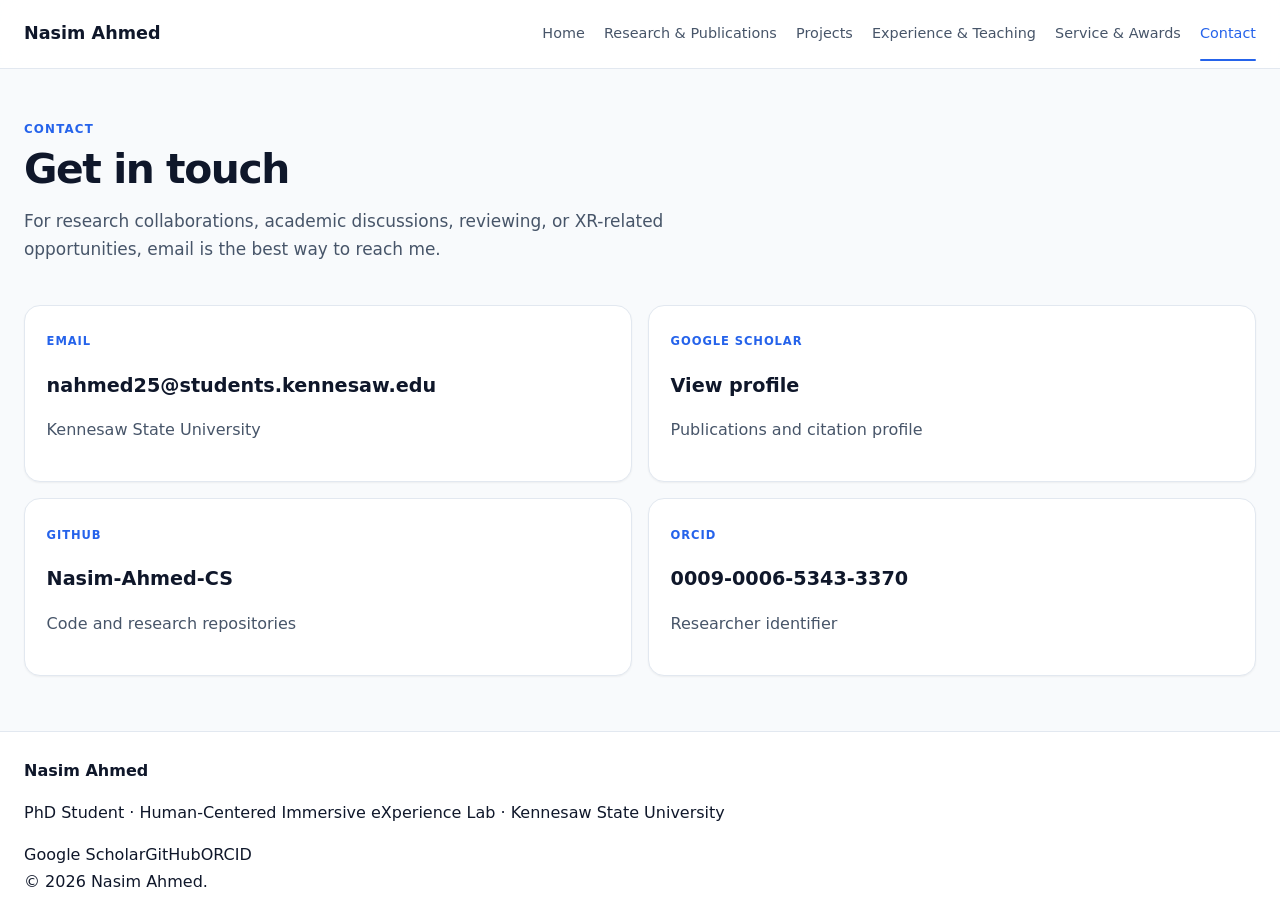
<file: contact.html>
<!doctype html><html lang="en"><head>
<meta charset="utf-8"><meta name="viewport" content="width=device-width,initial-scale=1">
<meta name="description" content="Contact information and academic profiles for Nasim Ahmed.">
<meta name="author" content="Nasim Ahmed"><meta name="theme-color" content="#173f8f">
<title>Contact | Nasim Ahmed</title>
<link rel="preconnect" href="https://fonts.googleapis.com"><link rel="preconnect" href="https://fonts.gstatic.com" crossorigin>
<link href="https://fonts.googleapis.com/css2?family=Inter:wght@400;500;600;700;800&display=swap" rel="stylesheet">
<link rel="stylesheet" href="assets/css/style.css">
</head><body>
<nav class="site-nav">
  <div class="container nav-wrap">
    <a class="brand" href="index.html">Nasim Ahmed</a>
    <button class="menu-toggle" aria-label="Toggle navigation" aria-expanded="false">☰</button>
    <div class="nav-links">
      <a  href="index.html">Home</a>
      <a  href="publications.html#research">Research &amp; Publications</a>
      <a  href="projects.html">Projects</a>
      <a  href="experience.html#teaching">Experience &amp; Teaching</a>
      <a  href="service.html">Service &amp; Awards</a>
      <a class="active" href="contact.html">Contact</a>
    </div>
  </div>
</nav>
<main class="page-main"><section class="page-hero"><div class="container"><div class="eyebrow">Contact</div><h1>Get in touch</h1><p class="lead narrow">For research collaborations, academic discussions, reviewing, or XR-related opportunities, email is the best way to reach me.</p></div></section>
<section><div class="container contact-grid">
<div class="card contact-card"><span>Email</span><h2><a href="mailto:nahmed25@students.kennesaw.edu">nahmed25@students.kennesaw.edu</a></h2><p>Kennesaw State University</p></div>
<div class="card contact-card"><span>Google Scholar</span><h2><a href="https://scholar.google.com/citations?user=EDgwp6sAAAAJ&hl=en" target="_blank" rel="noopener">View profile</a></h2><p>Publications and citation profile</p></div>
<div class="card contact-card"><span>GitHub</span><h2><a href="https://github.com/Nasim-Ahmed-CS" target="_blank" rel="noopener">Nasim-Ahmed-CS</a></h2><p>Code and research repositories</p></div>
<div class="card contact-card"><span>ORCID</span><h2><a href="https://orcid.org/0009-0006-5343-3370" target="_blank" rel="noopener">0009-0006-5343-3370</a></h2><p>Researcher identifier</p></div>
</div></section></main><footer><div class="container footer-grid"><div><strong>Nasim Ahmed</strong><p class="small">PhD Student · Human-Centered Immersive eXperience Lab · Kennesaw State University</p></div><div class="footer-links"><a href="https://scholar.google.com/citations?user=EDgwp6sAAAAJ&hl=en" target="_blank" rel="noopener">Google Scholar</a><a href="https://github.com/Nasim-Ahmed-CS" target="_blank" rel="noopener">GitHub</a><a href="https://orcid.org/0009-0006-5343-3370" target="_blank" rel="noopener">ORCID</a></div></div><div class="container small footer-bottom">© <span id="year"></span> Nasim Ahmed.</div></footer><script src="assets/js/main.js"></script></body></html>
</file>
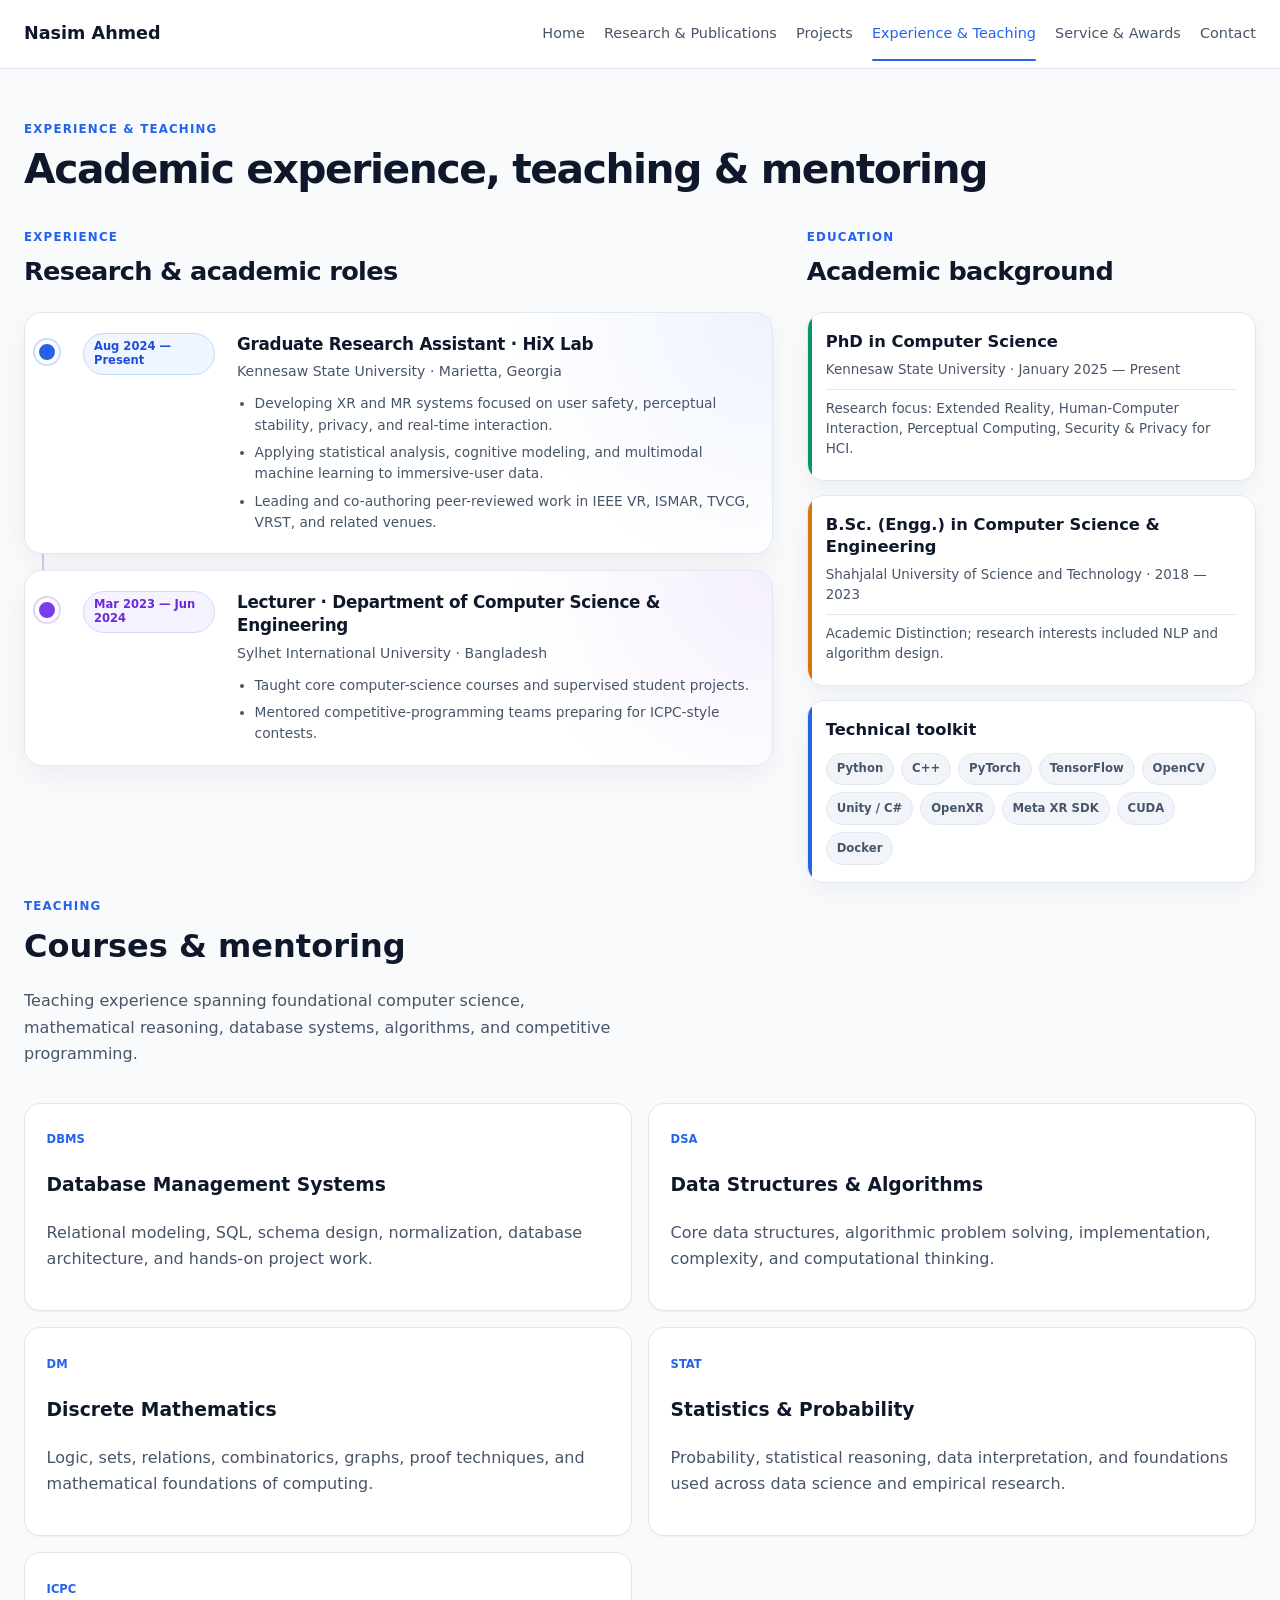
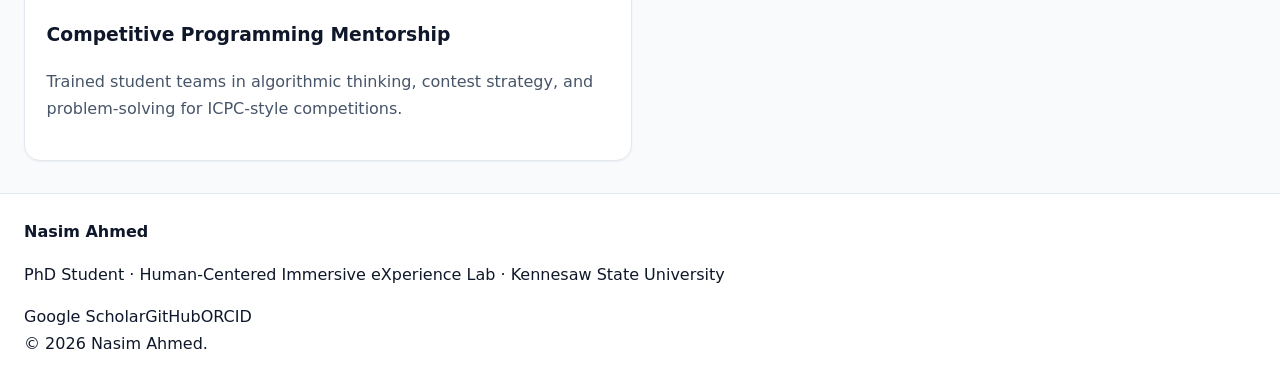
<file: experience.html>
<!doctype html><html lang="en"><head>
<meta charset="utf-8"><meta name="viewport" content="width=device-width,initial-scale=1">
<meta name="description" content="Education, research experience, teaching, and mentoring by Nasim Ahmed.">
<meta name="author" content="Nasim Ahmed"><meta name="theme-color" content="#173f8f">
<title>Experience &amp; Teaching | Nasim Ahmed</title>
<link rel="preconnect" href="https://fonts.googleapis.com"><link rel="preconnect" href="https://fonts.gstatic.com" crossorigin>
<link href="https://fonts.googleapis.com/css2?family=Inter:wght@400;500;600;700;800&display=swap" rel="stylesheet">
<link rel="stylesheet" href="assets/css/style.css">
<style>
/* Experience page only */
.experience-wrap{
  display:grid;
  grid-template-columns:minmax(0,1.25fr) minmax(320px,.75fr);
  gap:34px;
  align-items:start;
}
.experience-wrap>.experience-main,
.experience-wrap>.education-side{
  min-width:0;
}
.experience-wrap .section-head{
  margin-bottom:16px;
}
.experience-wrap .section-head h2{
  font-size:1.6rem;
  letter-spacing:-.025em;
}
.timeline{
  position:relative;
  display:grid;
  gap:16px;
}
.timeline::before{
  content:"";
  position:absolute;
  left:18px;
  top:10px;
  bottom:12px;
  width:2px;
  background:linear-gradient(180deg,#2563eb 0%,#7c3aed 52%,#06b6d4 100%);
  opacity:.28;
}
.timeline-item{
  position:relative;
  grid-template-columns:132px minmax(0,1fr);
  gap:22px;
  padding:20px 20px 20px 58px;
  border:1px solid var(--border);
  border-radius:18px;
  background:
    radial-gradient(circle at 100% 0%,rgba(37,99,235,.08),transparent 34%),
    var(--card);
  box-shadow:0 10px 28px rgba(15,23,42,.055);
  transition:transform .18s ease,box-shadow .18s ease,border-color .18s ease;
}
.timeline-item:nth-child(2){
  background:
    radial-gradient(circle at 100% 0%,rgba(124,58,237,.08),transparent 34%),
    var(--card);
}
.timeline-item::before{
  content:"";
  position:absolute;
  left:10px;
  top:27px;
  width:16px;
  height:16px;
  border-radius:50%;
  background:#2563eb;
  border:4px solid var(--card);
  box-shadow:0 0 0 2px rgba(37,99,235,.22);
  z-index:1;
}
.timeline-item:nth-child(2)::before{
  background:#7c3aed;
  box-shadow:0 0 0 2px rgba(124,58,237,.22);
}
.timeline-item:hover{
  transform:translateY(-3px);
  box-shadow:0 16px 34px rgba(15,23,42,.09);
  border-color:#cbd5e1;
}
.timeline-date{
  align-self:start;
  width:max-content;
  max-width:100%;
  padding:6px 10px;
  border-radius:999px;
  background:#eff6ff;
  border:1px solid #bfdbfe;
  color:#1d4ed8;
  font-size:.72rem;
  font-weight:800;
  line-height:1.2;
}
.timeline-item:nth-child(2) .timeline-date{
  background:#f5f3ff;
  border-color:#ddd6fe;
  color:#6d28d9;
}
.timeline-item h3{
  margin:0 0 4px;
  font-size:1.05rem;
  line-height:1.38;
  letter-spacing:-.015em;
}
.timeline-item p{
  margin:0 0 10px;
  color:var(--muted);
  font-size:.88rem;
}
.timeline-item .clean-list{
  margin:0;
  padding-left:1.1rem;
  display:grid;
  gap:6px;
}
.timeline-item .clean-list li{
  color:var(--muted);
  font-size:.86rem;
  line-height:1.55;
}
.education-side{
  position:sticky;
  top:88px;
}
.education-side .stack-card{
  position:relative;
  overflow:hidden;
  margin-bottom:14px;
  padding:18px 18px 17px;
  border-radius:17px;
  box-shadow:0 8px 24px rgba(15,23,42,.05);
  transition:transform .18s ease,box-shadow .18s ease,border-color .18s ease;
}
.education-side .stack-card::before{
  content:"";
  position:absolute;
  inset:0 auto 0 0;
  width:4px;
  background:#2563eb;
}
.education-side .stack-card:nth-of-type(2)::before{background:#059669}
.education-side .stack-card:nth-of-type(3)::before{background:#d97706}
.education-side .stack-card:hover{
  transform:translateY(-2px);
  box-shadow:0 13px 30px rgba(15,23,42,.08);
}
.education-side .stack-card h3{
  margin:0 0 7px;
  font-size:1.02rem;
  line-height:1.35;
}
.education-side .stack-card p{
  margin:.2rem 0;
  color:var(--muted);
  font-size:.84rem;
  line-height:1.5;
}
.education-side .stack-card .small{
  margin-top:9px;
  padding-top:9px;
  border-top:1px solid var(--border);
}
.education-side .tags{
  margin-top:12px;
  gap:7px;
}
.education-side .tag{
  padding:.36rem .62rem;
  background:var(--pill);
  border-color:var(--border);
}
[data-theme="dark"] .timeline-date{
  background:rgba(37,99,235,.13);
  border-color:rgba(96,165,250,.25);
  color:#93c5fd;
}
[data-theme="dark"] .timeline-item:nth-child(2) .timeline-date{
  background:rgba(124,58,237,.14);
  border-color:rgba(196,181,253,.22);
  color:#c4b5fd;
}
@media(max-width:980px){
  .experience-wrap{grid-template-columns:1fr}
  .education-side{position:static}
}
@media(max-width:620px){
  .timeline::before{left:12px}
  .timeline-item{
    grid-template-columns:1fr;
    gap:10px;
    padding:17px 15px 17px 43px;
  }
  .timeline-item::before{
    left:4px;
    top:22px;
  }
}
</style></head><body>
<nav class="site-nav">
  <div class="container nav-wrap">
    <a class="brand" href="index.html">Nasim Ahmed</a>
    <button class="menu-toggle" aria-label="Toggle navigation" aria-expanded="false">☰</button>
    <div class="nav-links">
      <a  href="index.html">Home</a>
      <a  href="publications.html#research">Research &amp; Publications</a>
      <a  href="projects.html">Projects</a>
      <a class="active" href="experience.html#teaching">Experience &amp; Teaching</a>
      <a  href="service.html">Service &amp; Awards</a>
      <a  href="contact.html">Contact</a>
    </div>
  </div>
</nav>
<main class="page-main"><section class="page-hero"><div class="container"><div class="eyebrow">Experience &amp; teaching</div><h1>Academic experience, teaching &amp; mentoring</h1></div></section>
<section><div class="container experience-wrap">
<div class="experience-main"><div class="section-head"><div><div class="eyebrow">Experience</div><h2>Research & academic roles</h2></div></div>
<div class="timeline">
<article class="timeline-item"><div class="timeline-date">Aug 2024 — Present</div><div><h3>Graduate Research Assistant · HiX Lab</h3><p>Kennesaw State University · Marietta, Georgia</p><ul class="clean-list"><li>Developing XR and MR systems focused on user safety, perceptual stability, privacy, and real-time interaction.</li><li>Applying statistical analysis, cognitive modeling, and multimodal machine learning to immersive-user data.</li><li>Leading and co-authoring peer-reviewed work in IEEE VR, ISMAR, TVCG, VRST, and related venues.</li></ul></div></article>
<article class="timeline-item"><div class="timeline-date">Mar 2023 — Jun 2024</div><div><h3>Lecturer · Department of Computer Science & Engineering</h3><p>Sylhet International University · Bangladesh</p><ul class="clean-list"><li>Taught core computer-science courses and supervised student projects.</li><li>Mentored competitive-programming teams preparing for ICPC-style contests.</li></ul></div></article>
</div></div>
<div class="education-side"><div class="section-head"><div><div class="eyebrow">Education</div><h2>Academic background</h2></div></div>
<div class="card stack-card"><h3>PhD in Computer Science</h3><p>Kennesaw State University · January 2025 — Present</p><p class="small">Research focus: Extended Reality, Human-Computer Interaction, Perceptual Computing, Security & Privacy for HCI.</p></div>
<div class="card stack-card"><h3>B.Sc. (Engg.) in Computer Science & Engineering</h3><p>Shahjalal University of Science and Technology · 2018 — 2023</p><p class="small">Academic Distinction; research interests included NLP and algorithm design.</p></div>
<div class="card stack-card"><h3>Technical toolkit</h3><div class="tags"><span class="tag">Python</span><span class="tag">C++</span><span class="tag">PyTorch</span><span class="tag">TensorFlow</span><span class="tag">OpenCV</span><span class="tag">Unity / C#</span><span class="tag">OpenXR</span><span class="tag">Meta XR SDK</span><span class="tag">CUDA</span><span class="tag">Docker</span></div></div>
</div></div></section>
<section id="teaching"><div class="container">
<div class="section-head"><div><div class="eyebrow">Teaching</div><h2>Courses &amp; mentoring</h2><p>Teaching experience spanning foundational computer science, mathematical reasoning, database systems, algorithms, and competitive programming.</p></div></div>
<div class="grid grid-2">
<article class="card course-card"><span class="course-code">DBMS</span><h3>Database Management Systems</h3><p>Relational modeling, SQL, schema design, normalization, database architecture, and hands-on project work.</p></article>
<article class="card course-card"><span class="course-code">DSA</span><h3>Data Structures &amp; Algorithms</h3><p>Core data structures, algorithmic problem solving, implementation, complexity, and computational thinking.</p></article>
<article class="card course-card"><span class="course-code">DM</span><h3>Discrete Mathematics</h3><p>Logic, sets, relations, combinatorics, graphs, proof techniques, and mathematical foundations of computing.</p></article>
<article class="card course-card"><span class="course-code">STAT</span><h3>Statistics &amp; Probability</h3><p>Probability, statistical reasoning, data interpretation, and foundations used across data science and empirical research.</p></article>
<article class="card course-card"><span class="course-code">ICPC</span><h3>Competitive Programming Mentorship</h3><p>Trained student teams in algorithmic thinking, contest strategy, and problem-solving for ICPC-style competitions.</p></article>
</div></div></section></main><footer><div class="container footer-grid"><div><strong>Nasim Ahmed</strong><p class="small">PhD Student · Human-Centered Immersive eXperience Lab · Kennesaw State University</p></div><div class="footer-links"><a href="https://scholar.google.com/citations?user=EDgwp6sAAAAJ&hl=en" target="_blank" rel="noopener">Google Scholar</a><a href="https://github.com/Nasim-Ahmed-CS" target="_blank" rel="noopener">GitHub</a><a href="https://orcid.org/0009-0006-5343-3370" target="_blank" rel="noopener">ORCID</a></div></div><div class="container small footer-bottom">© <span id="year"></span> Nasim Ahmed.</div></footer><script src="assets/js/main.js"></script></body></html>
</file>
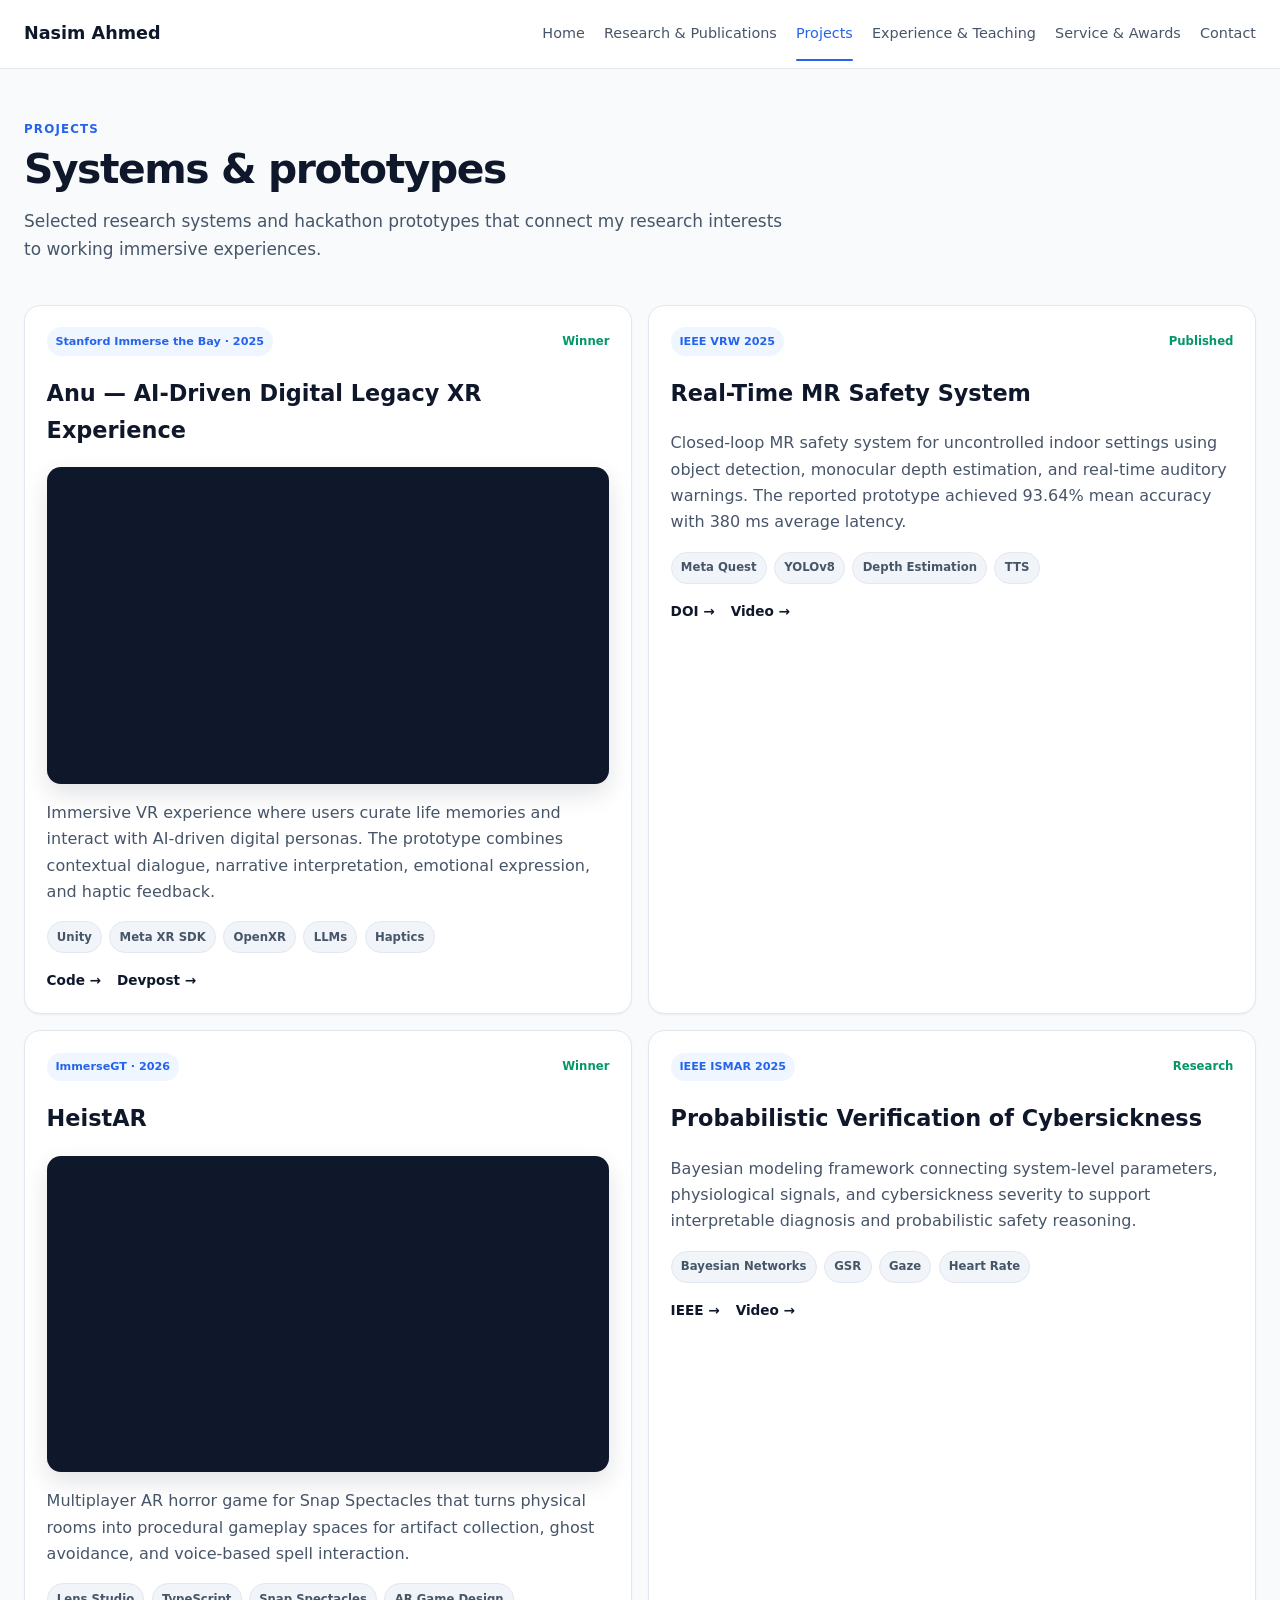
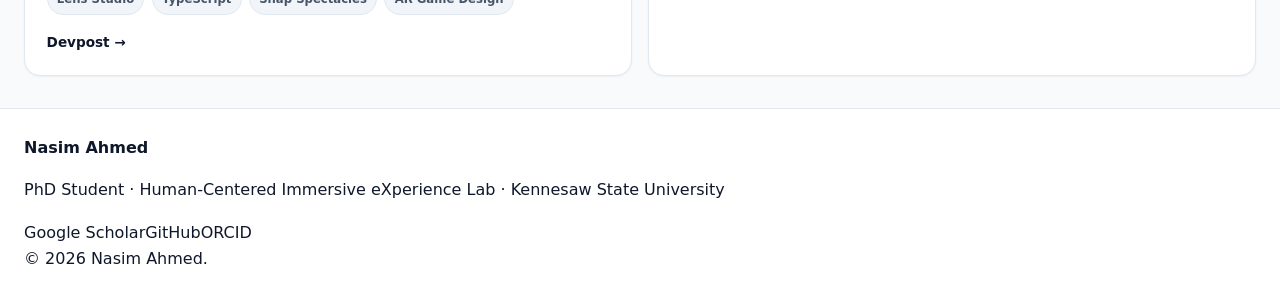
<file: projects.html>
<!doctype html><html lang="en"><head>
<meta charset="utf-8"><meta name="viewport" content="width=device-width,initial-scale=1">
<meta name="description" content="XR systems, prototypes, and award-winning projects by Nasim Ahmed.">
<meta name="author" content="Nasim Ahmed"><meta name="theme-color" content="#173f8f">
<title>Projects | Nasim Ahmed</title>
<link rel="preconnect" href="https://fonts.googleapis.com"><link rel="preconnect" href="https://fonts.gstatic.com" crossorigin>
<link href="https://fonts.googleapis.com/css2?family=Inter:wght@400;500;600;700;800&display=swap" rel="stylesheet">
<link rel="stylesheet" href="assets/css/style.css">
<style>
.project-video{position:relative;width:100%;aspect-ratio:16/9;margin:14px 0 16px;border-radius:14px;overflow:hidden;background:#0f172a;box-shadow:0 10px 24px rgba(15,23,42,.12)}
.project-video iframe{position:absolute;inset:0;width:100%;height:100%;border:0}
</style></head><body>
<nav class="site-nav">
  <div class="container nav-wrap">
    <a class="brand" href="index.html">Nasim Ahmed</a>
    <button class="menu-toggle" aria-label="Toggle navigation" aria-expanded="false">☰</button>
    <div class="nav-links">
      <a  href="index.html">Home</a>
      <a  href="publications.html#research">Research &amp; Publications</a>
      <a class="active" href="projects.html">Projects</a>
      <a  href="experience.html#teaching">Experience &amp; Teaching</a>
      <a  href="service.html">Service &amp; Awards</a>
      <a  href="contact.html">Contact</a>
    </div>
  </div>
</nav>
<main class="page-main"><section class="page-hero"><div class="container"><div class="eyebrow">Projects</div><h1>Systems & prototypes</h1><p class="lead narrow">Selected research systems and hackathon prototypes that connect my research interests to working immersive experiences.</p></div></section>
<section><div class="container grid grid-2">
<article class="project-card"><div class="project-top"><span class="badge">Stanford Immerse the Bay · 2025</span><span class="award-dot">Winner</span></div><h2>Anu — AI-Driven Digital Legacy XR Experience</h2><div class="project-video"><iframe title="Anu — AI-Driven Digital Legacy XR Experience" src="https://player.vimeo.com/video/1137435939?h=ce354ad180" referrerpolicy="strict-origin-when-cross-origin" allow="autoplay; fullscreen; picture-in-picture; clipboard-write; encrypted-media; web-share" allowfullscreen></iframe></div><p>Immersive VR experience where users curate life memories and interact with AI-driven digital personas. The prototype combines contextual dialogue, narrative interpretation, emotional expression, and haptic feedback.</p><div class="tags"><span class="tag">Unity</span><span class="tag">Meta XR SDK</span><span class="tag">OpenXR</span><span class="tag">LLMs</span><span class="tag">Haptics</span></div><div class="card-actions"><a href="https://github.com/Nasim-Ahmed-CS/stanford-xr" target="_blank" rel="noopener">Code →</a><a href="https://devpost.com/software/digital-anubis" target="_blank" rel="noopener">Devpost →</a></div></article>
<article class="project-card"><div class="project-top"><span class="badge">IEEE VRW 2025</span><span class="award-dot">Published</span></div><h2>Real-Time MR Safety System</h2><p>Closed-loop MR safety system for uncontrolled indoor settings using object detection, monocular depth estimation, and real-time auditory warnings. The reported prototype achieved 93.64% mean accuracy with 380 ms average latency.</p><div class="tags"><span class="tag">Meta Quest</span><span class="tag">YOLOv8</span><span class="tag">Depth Estimation</span><span class="tag">TTS</span></div><div class="card-actions"><a href="https://doi.org/10.1109/VRW66409.2025.00071" target="_blank" rel="noopener">DOI →</a><a href="https://drive.google.com/file/d/1pCMo_kMq1zjgVkGRn99-aG9KVF260KtW/view" target="_blank" rel="noopener">Video →</a></div></article>
<article class="project-card"><div class="project-top"><span class="badge">ImmerseGT · 2026</span><span class="award-dot">Winner</span></div><h2>HeistAR</h2><div class="project-video"><iframe title="HeistAR" src="https://www.youtube.com/embed/cFyOfECdazU?si=W6khoT8SRJAL-p-q" referrerpolicy="strict-origin-when-cross-origin" allow="accelerometer; autoplay; clipboard-write; encrypted-media; gyroscope; picture-in-picture; web-share" allowfullscreen></iframe></div><p>Multiplayer AR horror game for Snap Spectacles that turns physical rooms into procedural gameplay spaces for artifact collection, ghost avoidance, and voice-based spell interaction.</p><div class="tags"><span class="tag">Lens Studio</span><span class="tag">TypeScript</span><span class="tag">Snap Spectacles</span><span class="tag">AR Game Design</span></div><div class="card-actions"><a href="https://devpost.com/software/heistar" target="_blank" rel="noopener">Devpost →</a></div></article>
<article class="project-card"><div class="project-top"><span class="badge">IEEE ISMAR 2025</span><span class="award-dot">Research</span></div><h2>Probabilistic Verification of Cybersickness</h2><p>Bayesian modeling framework connecting system-level parameters, physiological signals, and cybersickness severity to support interpretable diagnosis and probabilistic safety reasoning.</p><div class="tags"><span class="tag">Bayesian Networks</span><span class="tag">GSR</span><span class="tag">Gaze</span><span class="tag">Heart Rate</span></div><div class="card-actions"><a href="https://ieeexplore.ieee.org/document/11220421" target="_blank" rel="noopener">IEEE →</a><a href="https://drive.google.com/file/d/1LBmF64iYrnANUYjVy6Hg-cn43CrgGUqx/view?usp=sharing" target="_blank" rel="noopener">Video →</a></div></article>
</div></section></main><footer><div class="container footer-grid"><div><strong>Nasim Ahmed</strong><p class="small">PhD Student · Human-Centered Immersive eXperience Lab · Kennesaw State University</p></div><div class="footer-links"><a href="https://scholar.google.com/citations?user=EDgwp6sAAAAJ&hl=en" target="_blank" rel="noopener">Google Scholar</a><a href="https://github.com/Nasim-Ahmed-CS" target="_blank" rel="noopener">GitHub</a><a href="https://orcid.org/0009-0006-5343-3370" target="_blank" rel="noopener">ORCID</a></div></div><div class="container small footer-bottom">© <span id="year"></span> Nasim Ahmed.</div></footer><script src="assets/js/main.js"></script></body></html>
</file>
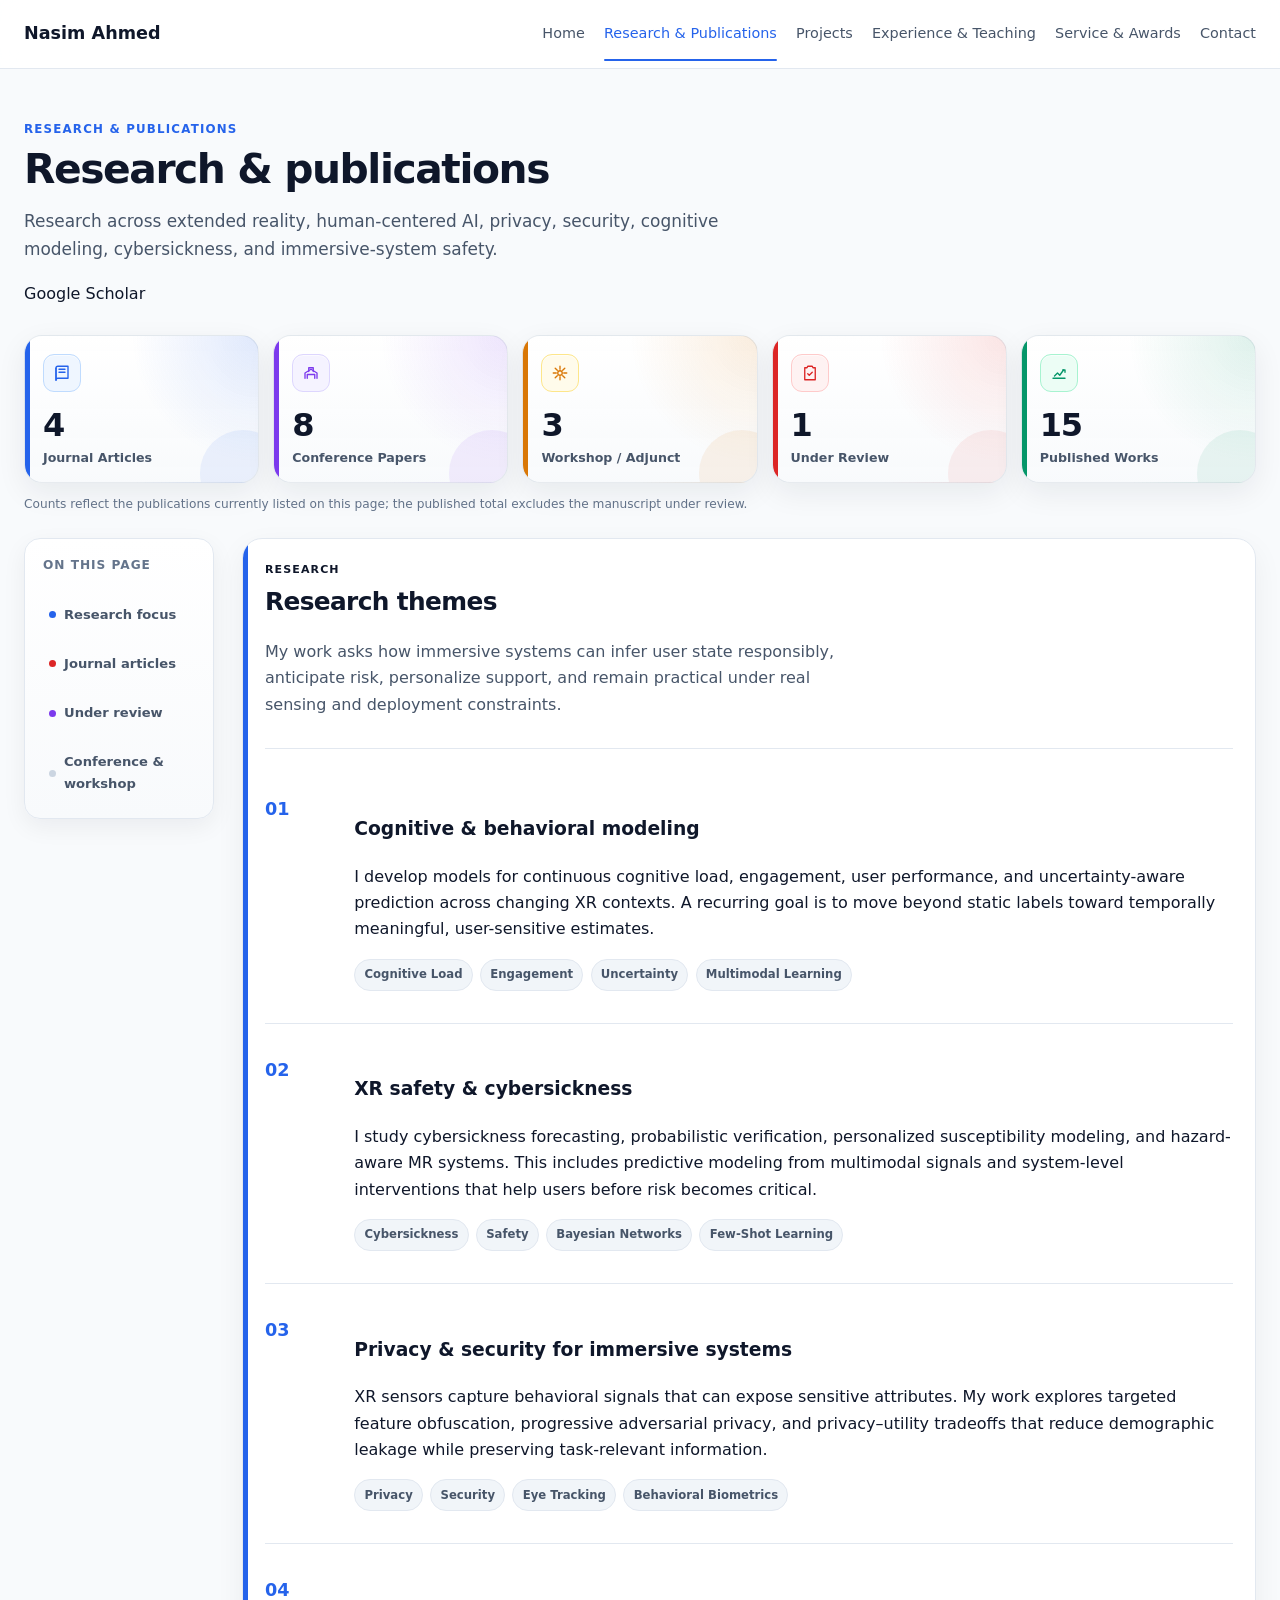
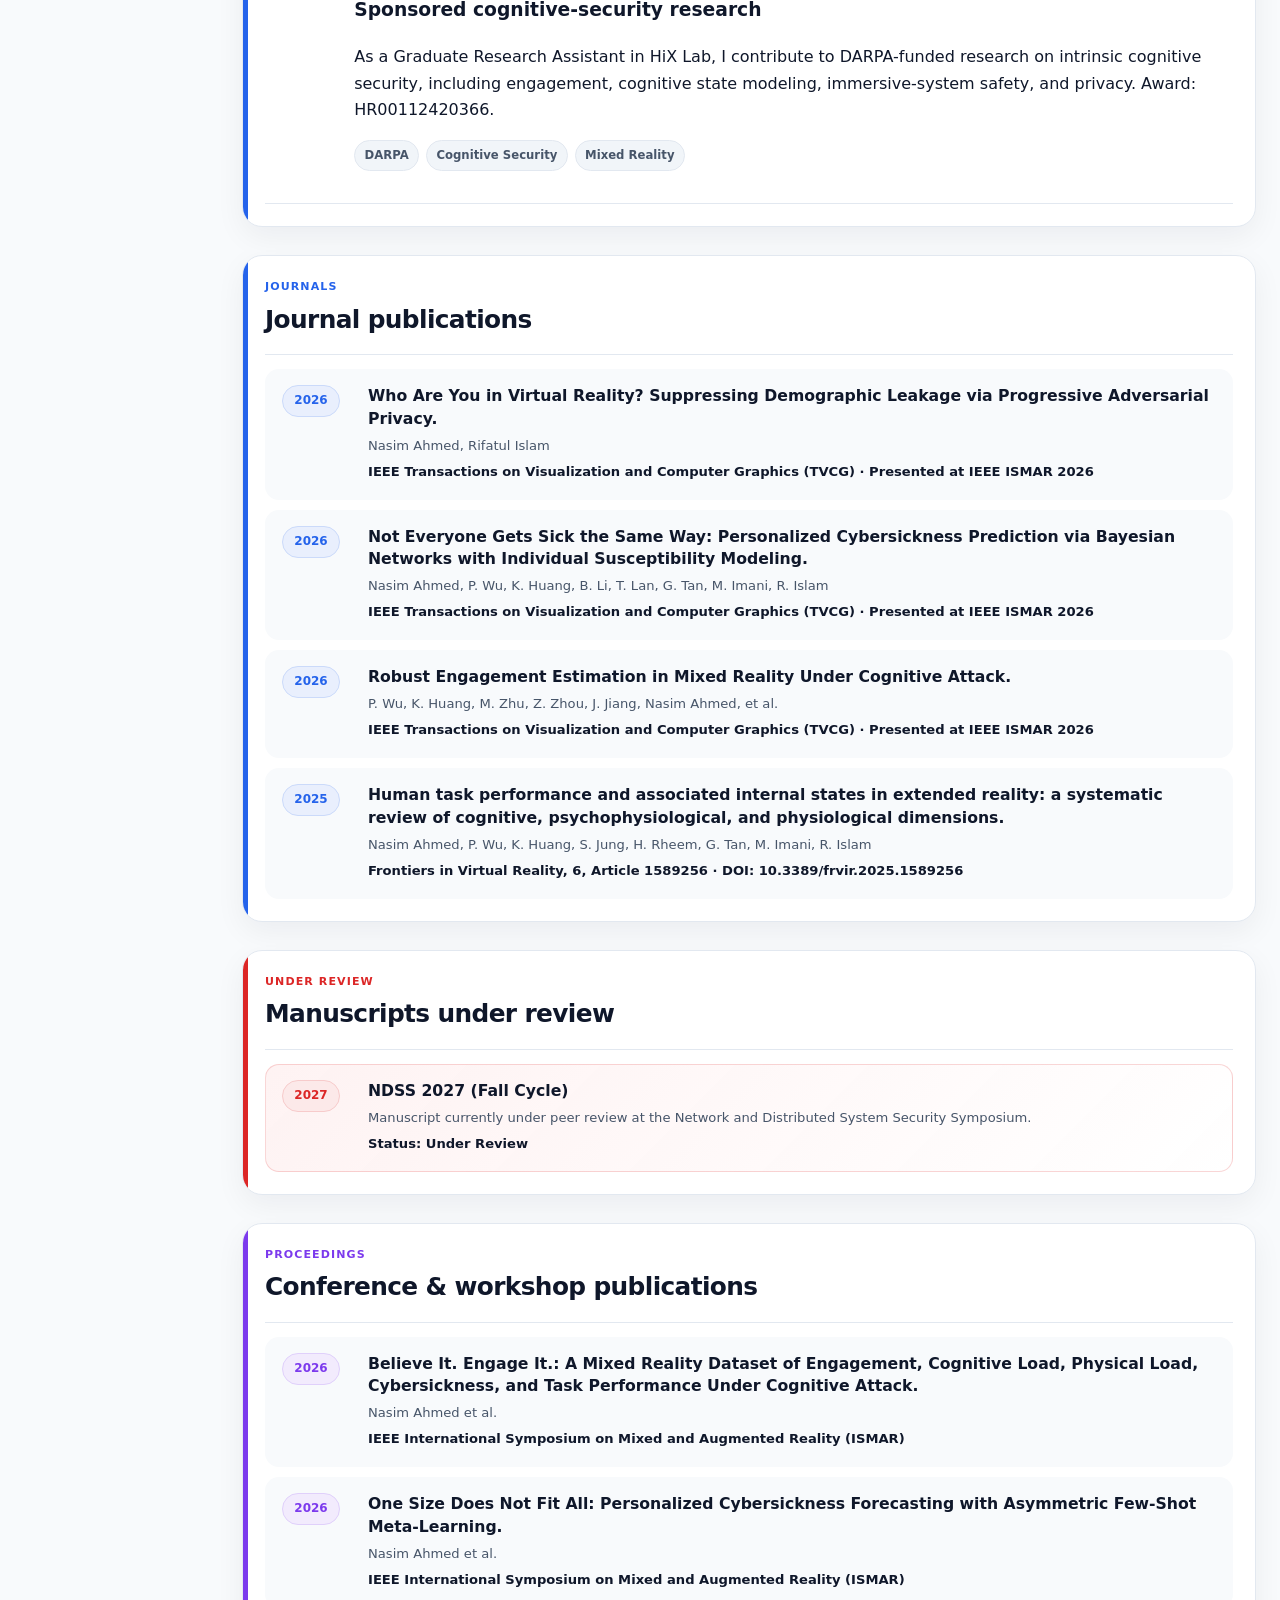
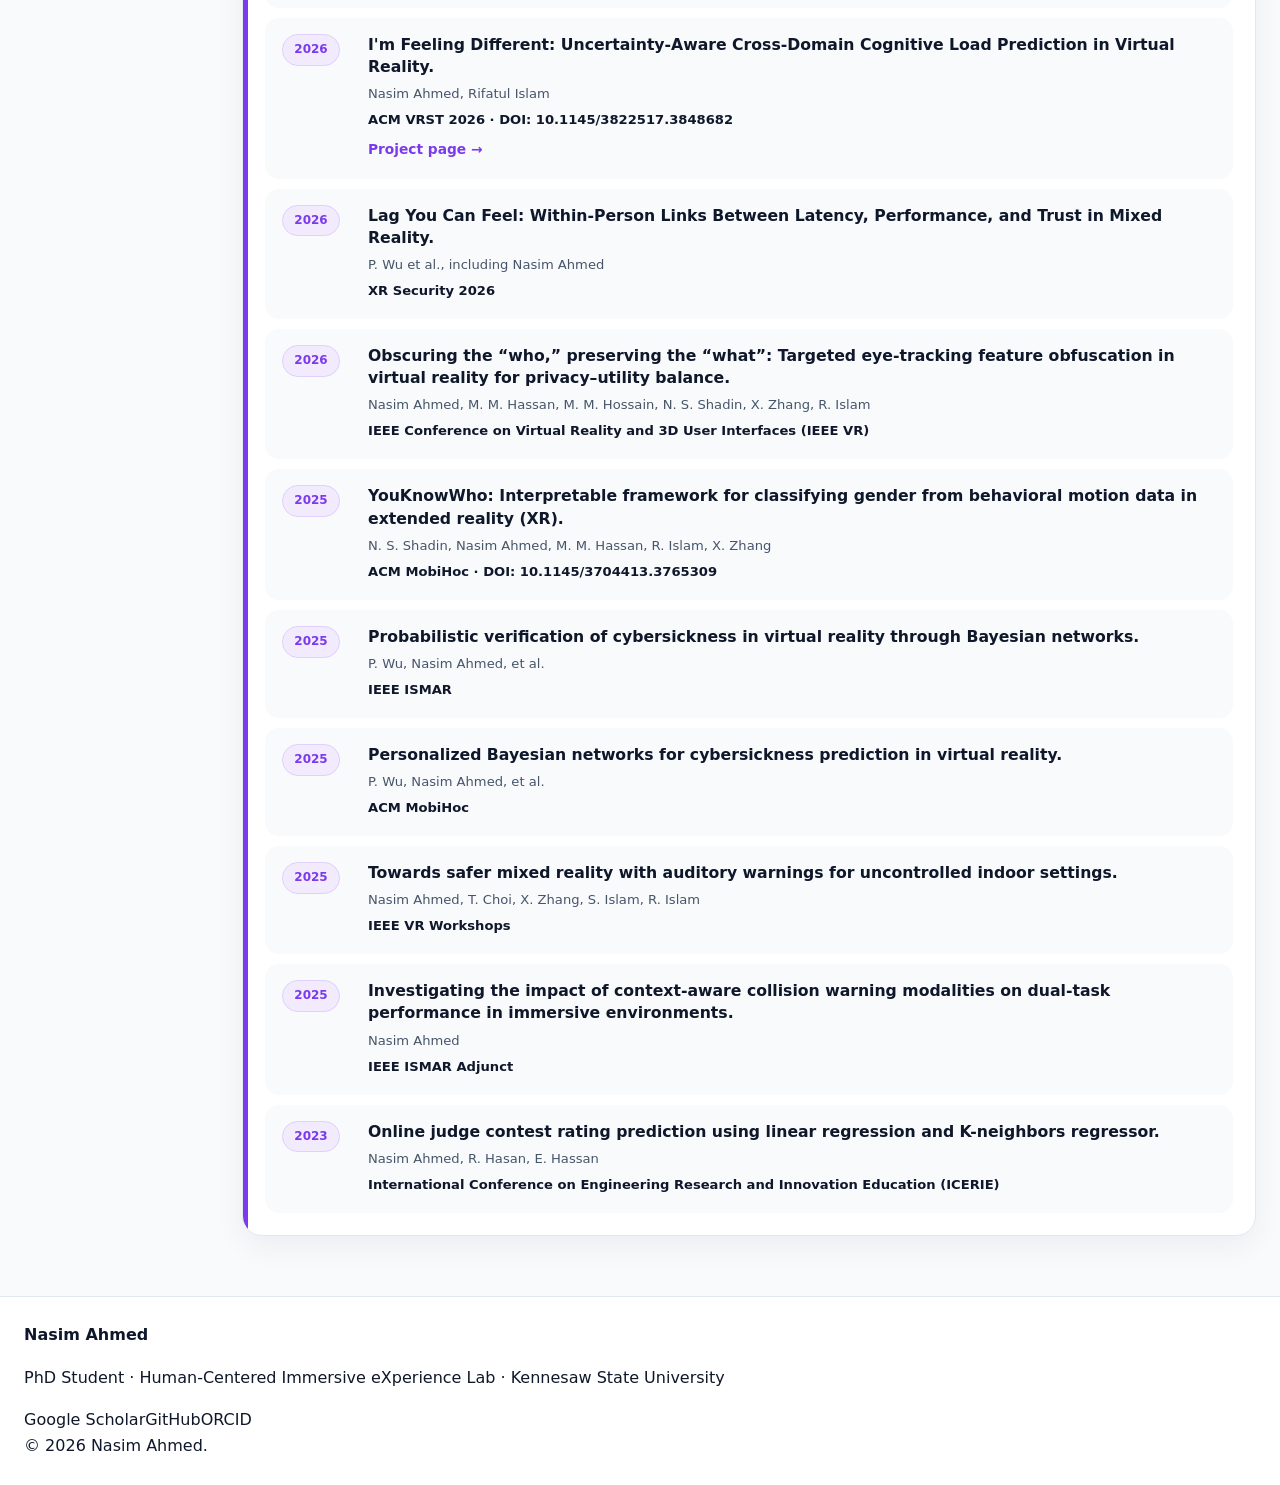
<file: publications.html>
<!doctype html><html lang="en"><head>
<meta charset="utf-8"><meta name="viewport" content="width=device-width,initial-scale=1">
<meta name="description" content="Research themes, sponsored work, and journal, conference, and workshop publications by Nasim Ahmed.">
<meta name="author" content="Nasim Ahmed"><meta name="theme-color" content="#173f8f">
<title>Research &amp; Publications | Nasim Ahmed</title>
<link rel="preconnect" href="https://fonts.googleapis.com"><link rel="preconnect" href="https://fonts.gstatic.com" crossorigin>
<link href="https://fonts.googleapis.com/css2?family=Inter:wght@400;500;600;700;800&display=swap" rel="stylesheet">
<link rel="stylesheet" href="assets/css/style.css">

<style>
.pub-summary{
  display:grid;
  grid-template-columns:repeat(5,minmax(0,1fr));
  gap:14px;
  margin-top:28px;
}
.pub-stat{
  position:relative;
  overflow:hidden;
  min-height:138px;
  border:1px solid rgba(148,163,184,.22);
  border-radius:18px;
  padding:18px 18px 16px;
  background:
    radial-gradient(circle at 100% 0%,var(--stat-glow),transparent 46%),
    linear-gradient(180deg,rgba(255,255,255,.98),rgba(248,250,252,.96));
  box-shadow:0 10px 30px rgba(15,23,42,.07);
  transition:transform .2s ease,box-shadow .2s ease,border-color .2s ease;
}
.pub-stat:hover{
  transform:translateY(-4px);
  box-shadow:0 16px 36px rgba(15,23,42,.12);
  border-color:var(--stat-border);
}
.pub-stat::before{
  content:"";
  position:absolute;
  inset:0 auto 0 0;
  width:5px;
  background:var(--stat-color);
}
.pub-stat::after{
  content:"";
  position:absolute;
  width:86px;
  height:86px;
  border-radius:50%;
  right:-28px;
  bottom:-34px;
  background:var(--stat-orb);
  opacity:.65;
}
.pub-stat-top{
  display:flex;
  align-items:center;
  justify-content:space-between;
  gap:10px;
  margin-bottom:18px;
}
.pub-stat-icon{
  width:38px;
  height:38px;
  border-radius:11px;
  display:grid;
  place-items:center;
  background:var(--stat-soft);
  color:var(--stat-color);
  border:1px solid var(--stat-border);
  box-shadow:inset 0 1px 0 rgba(255,255,255,.6);
}
.pub-stat-icon svg{
  width:18px;
  height:18px;
  fill:none;
  stroke:currentColor;
  stroke-width:1.8;
  stroke-linecap:round;
  stroke-linejoin:round;
}
.pub-stat-number{
  display:block;
  font-size:2rem;
  line-height:.95;
  font-weight:850;
  letter-spacing:-.04em;
  color:var(--text);
  position:relative;
  z-index:1;
}
.pub-stat-label{
  display:block;
  margin-top:9px;
  font-size:.79rem;
  font-weight:750;
  color:var(--muted);
  line-height:1.3;
  position:relative;
  z-index:1;
}
.pub-stat.journal{
  --stat-color:#2563eb;
  --stat-soft:#eff6ff;
  --stat-border:#bfdbfe;
  --stat-glow:rgba(37,99,235,.14);
  --stat-orb:rgba(37,99,235,.12);
}
.pub-stat.conference{
  --stat-color:#7c3aed;
  --stat-soft:#f5f3ff;
  --stat-border:#ddd6fe;
  --stat-glow:rgba(124,58,237,.13);
  --stat-orb:rgba(124,58,237,.12);
}
.pub-stat.workshop{
  --stat-color:#d97706;
  --stat-soft:#fffbeb;
  --stat-border:#fde68a;
  --stat-glow:rgba(217,119,6,.13);
  --stat-orb:rgba(217,119,6,.12);
}
.pub-stat.review{
  --stat-color:#dc2626;
  --stat-soft:#fef2f2;
  --stat-border:#fecaca;
  --stat-glow:rgba(220,38,38,.12);
  --stat-orb:rgba(220,38,38,.10);
}
.pub-stat.total{
  --stat-color:#059669;
  --stat-soft:#ecfdf5;
  --stat-border:#a7f3d0;
  --stat-glow:rgba(5,150,105,.13);
  --stat-orb:rgba(5,150,105,.12);
}
.pub-summary-note{
  margin-top:11px;
  font-size:.76rem;
  color:var(--subtle);
}
[data-theme="dark"] .pub-stat{
  background:
    radial-gradient(circle at 100% 0%,var(--stat-glow),transparent 44%),
    linear-gradient(180deg,rgba(21,28,44,.98),rgba(15,23,42,.98));
  border-color:rgba(148,163,184,.18);
}
[data-theme="dark"] .pub-stat:hover{
  border-color:var(--stat-border);
}
@media(max-width:1050px){
  .pub-summary{grid-template-columns:repeat(3,minmax(0,1fr))}
}
@media(max-width:680px){
  .pub-summary{grid-template-columns:repeat(2,minmax(0,1fr))}
  .pub-stat.total{grid-column:1/-1}
  .pub-stat{min-height:126px}
}

/* Publications page layout polish */
.pub-layout{
  grid-template-columns:190px minmax(0,1fr);
  gap:28px;
  align-items:start;
}
.pub-layout>.toc{
  align-self:start;
  position:sticky;
  top:88px;
  height:auto!important;
  min-height:0!important;
  padding:14px;
  border-radius:16px;
  background:linear-gradient(180deg,#ffffff 0%,#f8fafc 100%);
  box-shadow:0 8px 24px rgba(15,23,42,.06);
}
.pub-layout>.toc strong{
  display:block;
  font-size:.76rem;
  text-transform:uppercase;
  letter-spacing:.08em;
  color:var(--subtle);
  margin:2px 4px 10px;
}
.pub-layout>.toc a{
  display:flex;
  align-items:center;
  gap:8px;
  padding:9px 10px;
  border-radius:10px;
  font-size:.82rem;
  font-weight:700;
  color:var(--muted);
  transition:.18s ease;
}
.pub-layout>.toc a::before{
  content:"";
  width:7px;
  height:7px;
  border-radius:50%;
  background:#cbd5e1;
  flex:0 0 7px;
}
.pub-layout>.toc a:nth-of-type(1)::before{background:#2563eb}
.pub-layout>.toc a:nth-of-type(2)::before{background:#dc2626}
.pub-layout>.toc a:nth-of-type(3)::before{background:#7c3aed}
.pub-layout>.toc a:hover{
  background:var(--blue-soft);
  color:var(--blue);
  transform:translateX(2px);
}

.pub-layout>div{min-width:0}
.section-block{
  position:relative;
  margin-bottom:28px;
  padding:22px;
  border:1px solid var(--border);
  border-radius:20px;
  background:var(--card);
  box-shadow:0 10px 30px rgba(15,23,42,.055);
  overflow:hidden;
}
.section-block::before{
  content:"";
  position:absolute;
  left:0;
  top:0;
  bottom:0;
  width:5px;
  background:var(--section-accent,#2563eb);
}
#journals{--section-accent:#2563eb}
#review{--section-accent:#dc2626}
#conferences{--section-accent:#7c3aed}

.section-block .section-head{
  margin:0 0 14px;
  padding:0 0 14px;
  border-bottom:1px solid var(--border);
}
.section-block .section-head h2{
  margin:.18rem 0 0;
  font-size:1.55rem;
  letter-spacing:-.025em;
}
.section-block .section-head .eyebrow{
  color:var(--section-accent);
  font-size:.69rem;
}
.project-detail-link{
  display:inline-block;
  margin:6px 0 0;
  color:var(--section-accent);
  font-size:.86rem;
  font-weight:700;
  text-decoration:none;
}
.project-detail-link:hover{text-decoration:underline}

.section-block .pub-list{
  display:grid;
  gap:10px;
}
.section-block .pub-card{
  display:grid;
  grid-template-columns:72px minmax(0,1fr);
  gap:14px;
  align-items:start;
  padding:15px 16px;
  border:1px solid transparent;
  border-radius:14px;
  background:var(--bg);
  transition:transform .18s ease,box-shadow .18s ease,border-color .18s ease,background .18s ease;
}
.section-block .pub-card:hover{
  transform:translateY(-2px);
  border-color:color-mix(in srgb,var(--section-accent) 28%,var(--border));
  box-shadow:0 10px 22px rgba(15,23,42,.07);
  background:var(--card);
}
.section-block .pub-year{
  display:inline-flex;
  justify-content:center;
  align-items:center;
  width:58px;
  min-height:30px;
  padding:5px 8px;
  border-radius:999px;
  background:color-mix(in srgb,var(--section-accent) 10%,white);
  border:1px solid color-mix(in srgb,var(--section-accent) 24%,white);
  color:var(--section-accent);
  font-size:.75rem;
  font-weight:850;
}
.section-block .pub-card h3{
  margin:0 0 6px;
  font-size:.98rem;
  line-height:1.42;
  color:var(--text);
}
.section-block .pub-card p{
  margin:2px 0;
  font-size:.82rem;
  line-height:1.52;
  color:var(--muted);
}
.section-block .pub-card .venue{
  margin-top:6px;
  color:var(--text);
  font-weight:700;
}
#review .pub-card.highlight{
  border:1px solid rgba(220,38,38,.18);
  background:linear-gradient(135deg,rgba(254,242,242,.95),rgba(255,255,255,.98));
  box-shadow:none;
}
#review .pub-card.highlight:hover{
  border-color:rgba(220,38,38,.32);
}
[data-theme="dark"] .pub-layout>.toc{
  background:linear-gradient(180deg,var(--card),rgba(15,23,42,.92));
}
[data-theme="dark"] .section-block .pub-year{
  background:color-mix(in srgb,var(--section-accent) 16%,var(--card));
  border-color:color-mix(in srgb,var(--section-accent) 35%,var(--border));
}
[data-theme="dark"] #review .pub-card.highlight{
  background:linear-gradient(135deg,rgba(127,29,29,.16),rgba(21,28,44,.98));
}
@media(max-width:1024px){
  .pub-layout{grid-template-columns:1fr}
  .pub-layout>.toc{
    position:static;
    display:flex;
    gap:8px;
    flex-wrap:wrap;
    padding:10px;
  }
  .pub-layout>.toc strong{width:100%;margin-bottom:2px}
  .pub-layout>.toc a{background:var(--pill)}
}
@media(max-width:620px){
  .section-block{padding:16px;border-radius:16px}
  .section-block .pub-card{grid-template-columns:1fr;gap:8px;padding:14px}
  .section-block .pub-year{width:max-content}
  .section-block .section-head h2{font-size:1.35rem}
}

</style></head><body>
<nav class="site-nav">
  <div class="container nav-wrap">
    <a class="brand" href="index.html">Nasim Ahmed</a>
    <button class="menu-toggle" aria-label="Toggle navigation" aria-expanded="false">☰</button>
    <div class="nav-links">
      <a  href="index.html">Home</a>
      <a class="active" href="publications.html#research">Research &amp; Publications</a>
      <a  href="projects.html">Projects</a>
      <a  href="experience.html#teaching">Experience &amp; Teaching</a>
      <a  href="service.html">Service &amp; Awards</a>
      <a  href="contact.html">Contact</a>
    </div>
  </div>
</nav>
<main class="page-main"><section class="page-hero"><div class="container"><div class="eyebrow">Research & publications</div><h1>Research & publications</h1><p class="lead narrow">Research across extended reality, human-centered AI, privacy, security, cognitive modeling, cybersickness, and immersive-system safety.</p><div class="hero-actions"><a class="btn primary" href="https://scholar.google.com/citations?user=EDgwp6sAAAAJ&hl=en" target="_blank" rel="noopener">Google Scholar</a></div>
<div class="pub-summary" aria-label="Publication counts by category">
  <div class="pub-stat journal"><div class="pub-stat-top"><span class="pub-stat-icon"><svg viewBox="0 0 24 24"><path d="M4 5.5A2.5 2.5 0 0 1 6.5 3H20v16H6.5A2.5 2.5 0 0 0 4 21.5z"/><path d="M4 5.5v16"/><path d="M8 7h8M8 11h8"/></svg></span></div><span class="pub-stat-number">4</span><span class="pub-stat-label">Journal Articles</span></div>
  <div class="pub-stat conference"><div class="pub-stat-top"><span class="pub-stat-icon"><svg viewBox="0 0 24 24"><path d="M4 19v-7l8-5 8 5v7"/><path d="M7 19v-5h10v5"/><path d="M9 10V5h6v5"/></svg></span></div><span class="pub-stat-number">8</span><span class="pub-stat-label">Conference Papers</span></div>
  <div class="pub-stat workshop"><div class="pub-stat-top"><span class="pub-stat-icon"><svg viewBox="0 0 24 24"><path d="M12 3v4M5.6 5.6l2.8 2.8M3 12h4M5.6 18.4l2.8-2.8M12 17v4M18.4 18.4l-2.8-2.8M17 12h4M18.4 5.6l-2.8 2.8"/><circle cx="12" cy="12" r="3"/></svg></span></div><span class="pub-stat-number">3</span><span class="pub-stat-label">Workshop / Adjunct</span></div>
  <div class="pub-stat review"><div class="pub-stat-top"><span class="pub-stat-icon"><svg viewBox="0 0 24 24"><path d="M9 3h6l1 2h3v16H5V5h3z"/><path d="M9 13l2 2 4-4"/></svg></span></div><span class="pub-stat-number">1</span><span class="pub-stat-label">Under Review</span></div>
  <div class="pub-stat total"><div class="pub-stat-top"><span class="pub-stat-icon"><svg viewBox="0 0 24 24"><path d="M4 19h16"/><path d="M6 16l4-4 3 3 5-7"/><path d="M17 8h3v3"/></svg></span></div><span class="pub-stat-number">15</span><span class="pub-stat-label">Published Works</span></div>
</div>
<div class="pub-summary-note">Counts reflect the publications currently listed on this page; the published total excludes the manuscript under review.</div></div></section>
<section><div class="container pub-layout"><aside class="toc card"><strong>On this page</strong><a href="#research">Research focus</a><a href="#journals">Journal articles</a><a href="#review">Under review</a><a href="#conferences">Conference & workshop</a></aside><div>
<div id="research" class="section-block"><div class="section-head"><div><div class="eyebrow">Research</div><h2>Research themes</h2><p>My work asks how immersive systems can infer user state responsibly, anticipate risk, personalize support, and remain practical under real sensing and deployment constraints.</p></div></div>
<article class="research-row"><div><span class="number">01</span></div><div><h3>Cognitive &amp; behavioral modeling</h3><p>I develop models for continuous cognitive load, engagement, user performance, and uncertainty-aware prediction across changing XR contexts. A recurring goal is to move beyond static labels toward temporally meaningful, user-sensitive estimates.</p><div class="tags"><span class="tag">Cognitive Load</span><span class="tag">Engagement</span><span class="tag">Uncertainty</span><span class="tag">Multimodal Learning</span></div></div></article>
<article class="research-row"><div><span class="number">02</span></div><div><h3>XR safety &amp; cybersickness</h3><p>I study cybersickness forecasting, probabilistic verification, personalized susceptibility modeling, and hazard-aware MR systems. This includes predictive modeling from multimodal signals and system-level interventions that help users before risk becomes critical.</p><div class="tags"><span class="tag">Cybersickness</span><span class="tag">Safety</span><span class="tag">Bayesian Networks</span><span class="tag">Few-Shot Learning</span></div></div></article>
<article class="research-row"><div><span class="number">03</span></div><div><h3>Privacy &amp; security for immersive systems</h3><p>XR sensors capture behavioral signals that can expose sensitive attributes. My work explores targeted feature obfuscation, progressive adversarial privacy, and privacy–utility tradeoffs that reduce demographic leakage while preserving task-relevant information.</p><div class="tags"><span class="tag">Privacy</span><span class="tag">Security</span><span class="tag">Eye Tracking</span><span class="tag">Behavioral Biometrics</span></div></div></article>
<article class="research-row"><div><span class="number">04</span></div><div><h3>Sponsored cognitive-security research</h3><p>As a Graduate Research Assistant in HiX Lab, I contribute to DARPA-funded research on intrinsic cognitive security, including engagement, cognitive state modeling, immersive-system safety, and privacy. Award: HR00112420366.</p><div class="tags"><span class="tag">DARPA</span><span class="tag">Cognitive Security</span><span class="tag">Mixed Reality</span></div></div></article>
</div>
<div id="journals" class="section-block"><div class="section-head"><div><div class="eyebrow">Journals</div><h2>Journal publications</h2></div></div>
<div class="pub-list">
<article class="pub-card"><div class="pub-year">2026</div><div><h3>Who Are You in Virtual Reality? Suppressing Demographic Leakage via Progressive Adversarial Privacy.</h3><p>Nasim Ahmed, Rifatul Islam</p><p class="venue">IEEE Transactions on Visualization and Computer Graphics (TVCG) · Presented at IEEE ISMAR 2026</p></div></article><article class="pub-card"><div class="pub-year">2026</div><div><h3>Not Everyone Gets Sick the Same Way: Personalized Cybersickness Prediction via Bayesian Networks with Individual Susceptibility Modeling.</h3><p>Nasim Ahmed, P. Wu, K. Huang, B. Li, T. Lan, G. Tan, M. Imani, R. Islam</p><p class="venue">IEEE Transactions on Visualization and Computer Graphics (TVCG) · Presented at IEEE ISMAR 2026</p></div></article><article class="pub-card"><div class="pub-year">2026</div><div><h3>Robust Engagement Estimation in Mixed Reality Under Cognitive Attack.</h3><p>P. Wu, K. Huang, M. Zhu, Z. Zhou, J. Jiang, Nasim Ahmed, et al.</p><p class="venue">IEEE Transactions on Visualization and Computer Graphics (TVCG) · Presented at IEEE ISMAR 2026</p></div></article><article class="pub-card"><div class="pub-year">2025</div><div><h3>Human task performance and associated internal states in extended reality: a systematic review of cognitive, psychophysiological, and physiological dimensions.</h3><p>Nasim Ahmed, P. Wu, K. Huang, S. Jung, H. Rheem, G. Tan, M. Imani, R. Islam</p><p class="venue">Frontiers in Virtual Reality, 6, Article 1589256 · DOI: 10.3389/frvir.2025.1589256</p></div></article>
</div></div>

<div id="review" class="section-block"><div class="section-head"><div><div class="eyebrow">Under Review</div><h2>Manuscripts under review</h2></div></div>
<article class="pub-card highlight"><div class="pub-year">2027</div><div><h3>NDSS 2027 (Fall Cycle)</h3><p>Manuscript currently under peer review at the Network and Distributed System Security Symposium.</p><p class="venue">Status: Under Review</p></div></article></div>

<div id="conferences" class="section-block"><div class="section-head"><div><div class="eyebrow">Proceedings</div><h2>Conference & workshop publications</h2></div></div>
<div class="pub-list">
<article class="pub-card"><div class="pub-year">2026</div><div><h3>Believe It. Engage It.: A Mixed Reality Dataset of Engagement, Cognitive Load, Physical Load, Cybersickness, and Task Performance Under Cognitive Attack.</h3><p>Nasim Ahmed et al.</p><p class="venue">IEEE International Symposium on Mixed and Augmented Reality (ISMAR)</p></div></article>
<article class="pub-card"><div class="pub-year">2026</div><div><h3>One Size Does Not Fit All: Personalized Cybersickness Forecasting with Asymmetric Few-Shot Meta-Learning.</h3><p>Nasim Ahmed et al.</p><p class="venue">IEEE International Symposium on Mixed and Augmented Reality (ISMAR)</p></div></article>
<article class="pub-card"><div class="pub-year">2026</div><div><h3>I'm Feeling Different: Uncertainty-Aware Cross-Domain Cognitive Load Prediction in Virtual Reality.</h3><p>Nasim Ahmed, Rifatul Islam</p><p class="venue">ACM VRST 2026 · DOI: 10.1145/3822517.3848682</p><a class="project-detail-link" href="publications/VRST2026/I-am-feeling-differnt/">Project page →</a></div></article>
<article class="pub-card"><div class="pub-year">2026</div><div><h3>Lag You Can Feel: Within-Person Links Between Latency, Performance, and Trust in Mixed Reality.</h3><p>P. Wu et al., including Nasim Ahmed</p><p class="venue">XR Security 2026</p></div></article>
<article class="pub-card"><div class="pub-year">2026</div><div><h3>Obscuring the “who,” preserving the “what”: Targeted eye-tracking feature obfuscation in virtual reality for privacy–utility balance.</h3><p>Nasim Ahmed, M. M. Hassan, M. M. Hossain, N. S. Shadin, X. Zhang, R. Islam</p><p class="venue">IEEE Conference on Virtual Reality and 3D User Interfaces (IEEE VR)</p></div></article>
<article class="pub-card"><div class="pub-year">2025</div><div><h3>YouKnowWho: Interpretable framework for classifying gender from behavioral motion data in extended reality (XR).</h3><p>N. S. Shadin, Nasim Ahmed, M. M. Hassan, R. Islam, X. Zhang</p><p class="venue">ACM MobiHoc · DOI: 10.1145/3704413.3765309</p></div></article>
<article class="pub-card"><div class="pub-year">2025</div><div><h3>Probabilistic verification of cybersickness in virtual reality through Bayesian networks.</h3><p>P. Wu, Nasim Ahmed, et al.</p><p class="venue">IEEE ISMAR</p></div></article>
<article class="pub-card"><div class="pub-year">2025</div><div><h3>Personalized Bayesian networks for cybersickness prediction in virtual reality.</h3><p>P. Wu, Nasim Ahmed, et al.</p><p class="venue">ACM MobiHoc</p></div></article>
<article class="pub-card"><div class="pub-year">2025</div><div><h3>Towards safer mixed reality with auditory warnings for uncontrolled indoor settings.</h3><p>Nasim Ahmed, T. Choi, X. Zhang, S. Islam, R. Islam</p><p class="venue">IEEE VR Workshops</p></div></article>
<article class="pub-card"><div class="pub-year">2025</div><div><h3>Investigating the impact of context-aware collision warning modalities on dual-task performance in immersive environments.</h3><p>Nasim Ahmed</p><p class="venue">IEEE ISMAR Adjunct</p></div></article>
<article class="pub-card"><div class="pub-year">2023</div><div><h3>Online judge contest rating prediction using linear regression and K-neighbors regressor.</h3><p>Nasim Ahmed, R. Hasan, E. Hassan</p><p class="venue">International Conference on Engineering Research and Innovation Education (ICERIE)</p></div></article>
</div></div></div></div></section></main><footer><div class="container footer-grid"><div><strong>Nasim Ahmed</strong><p class="small">PhD Student · Human-Centered Immersive eXperience Lab · Kennesaw State University</p></div><div class="footer-links"><a href="https://scholar.google.com/citations?user=EDgwp6sAAAAJ&hl=en" target="_blank" rel="noopener">Google Scholar</a><a href="https://github.com/Nasim-Ahmed-CS" target="_blank" rel="noopener">GitHub</a><a href="https://orcid.org/0009-0006-5343-3370" target="_blank" rel="noopener">ORCID</a></div></div><div class="container small footer-bottom">© <span id="year"></span> Nasim Ahmed.</div></footer><script src="assets/js/main.js"></script></body></html>
</file>
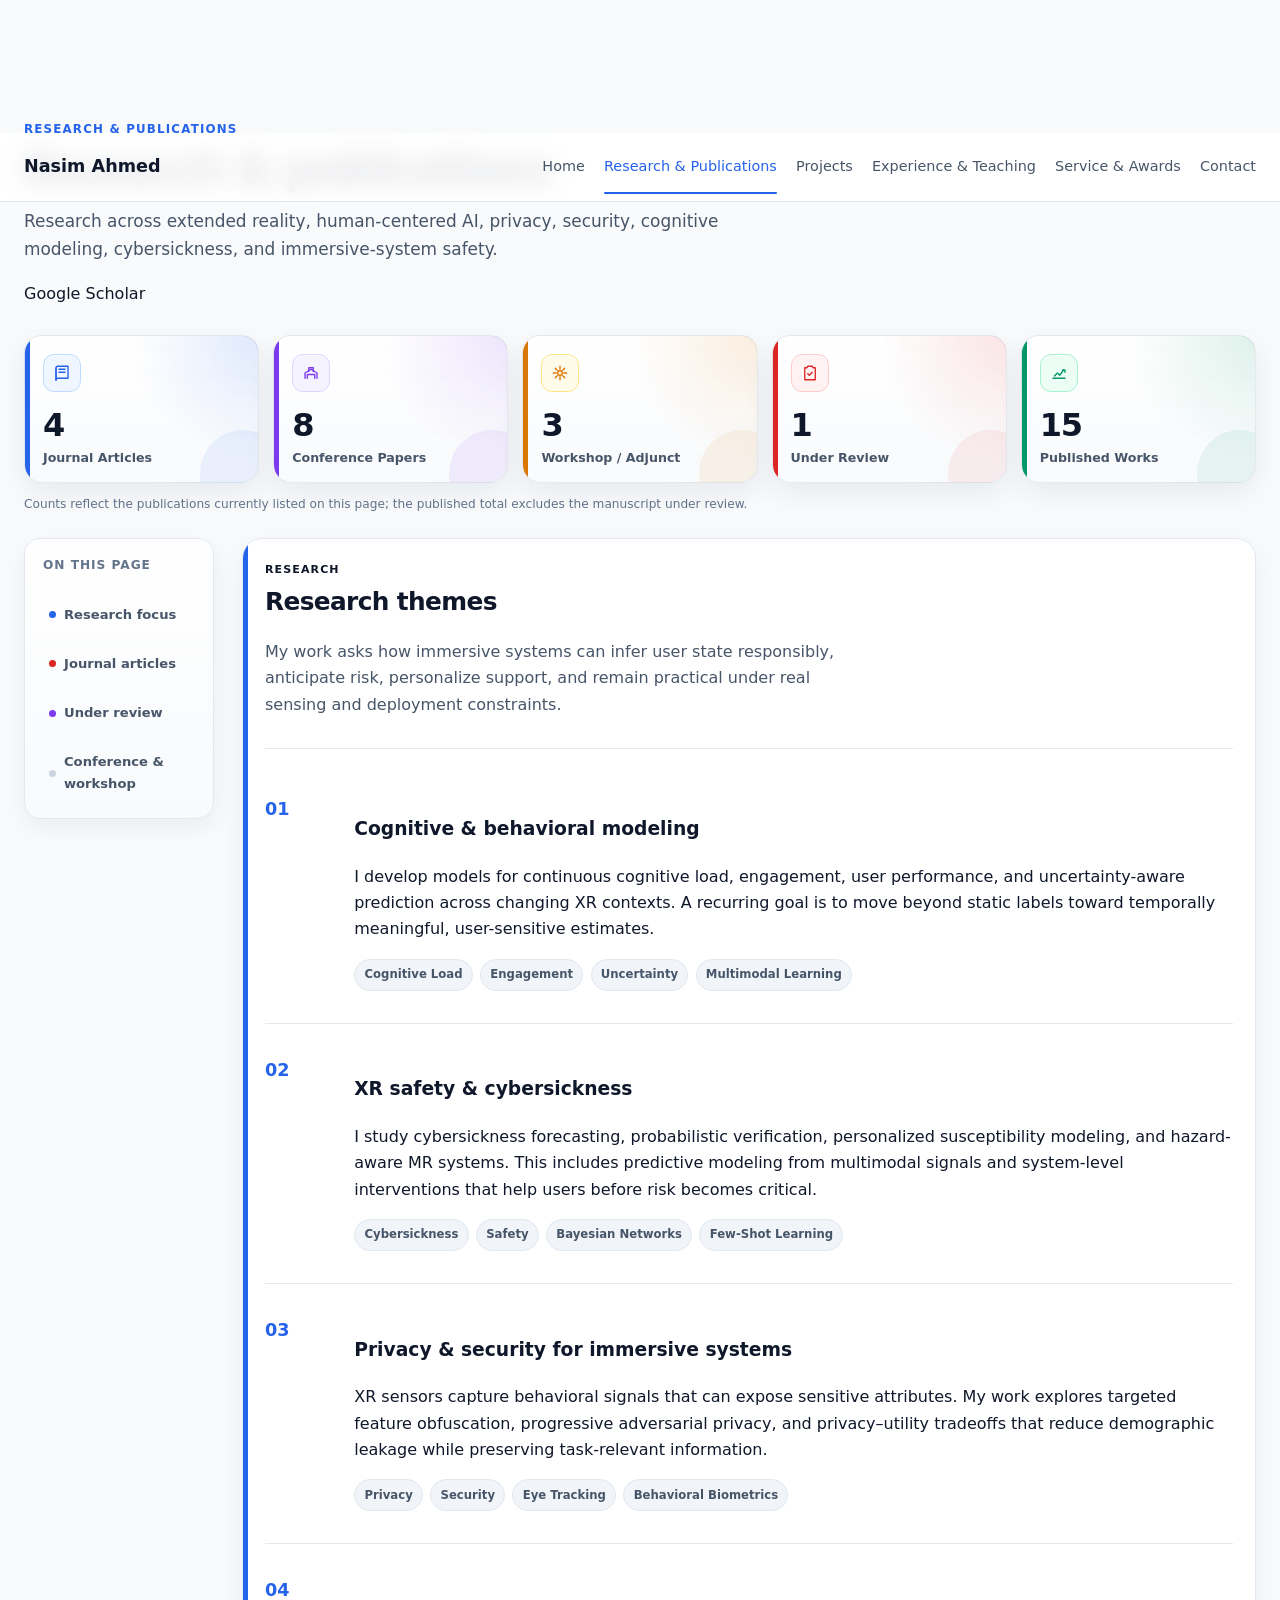
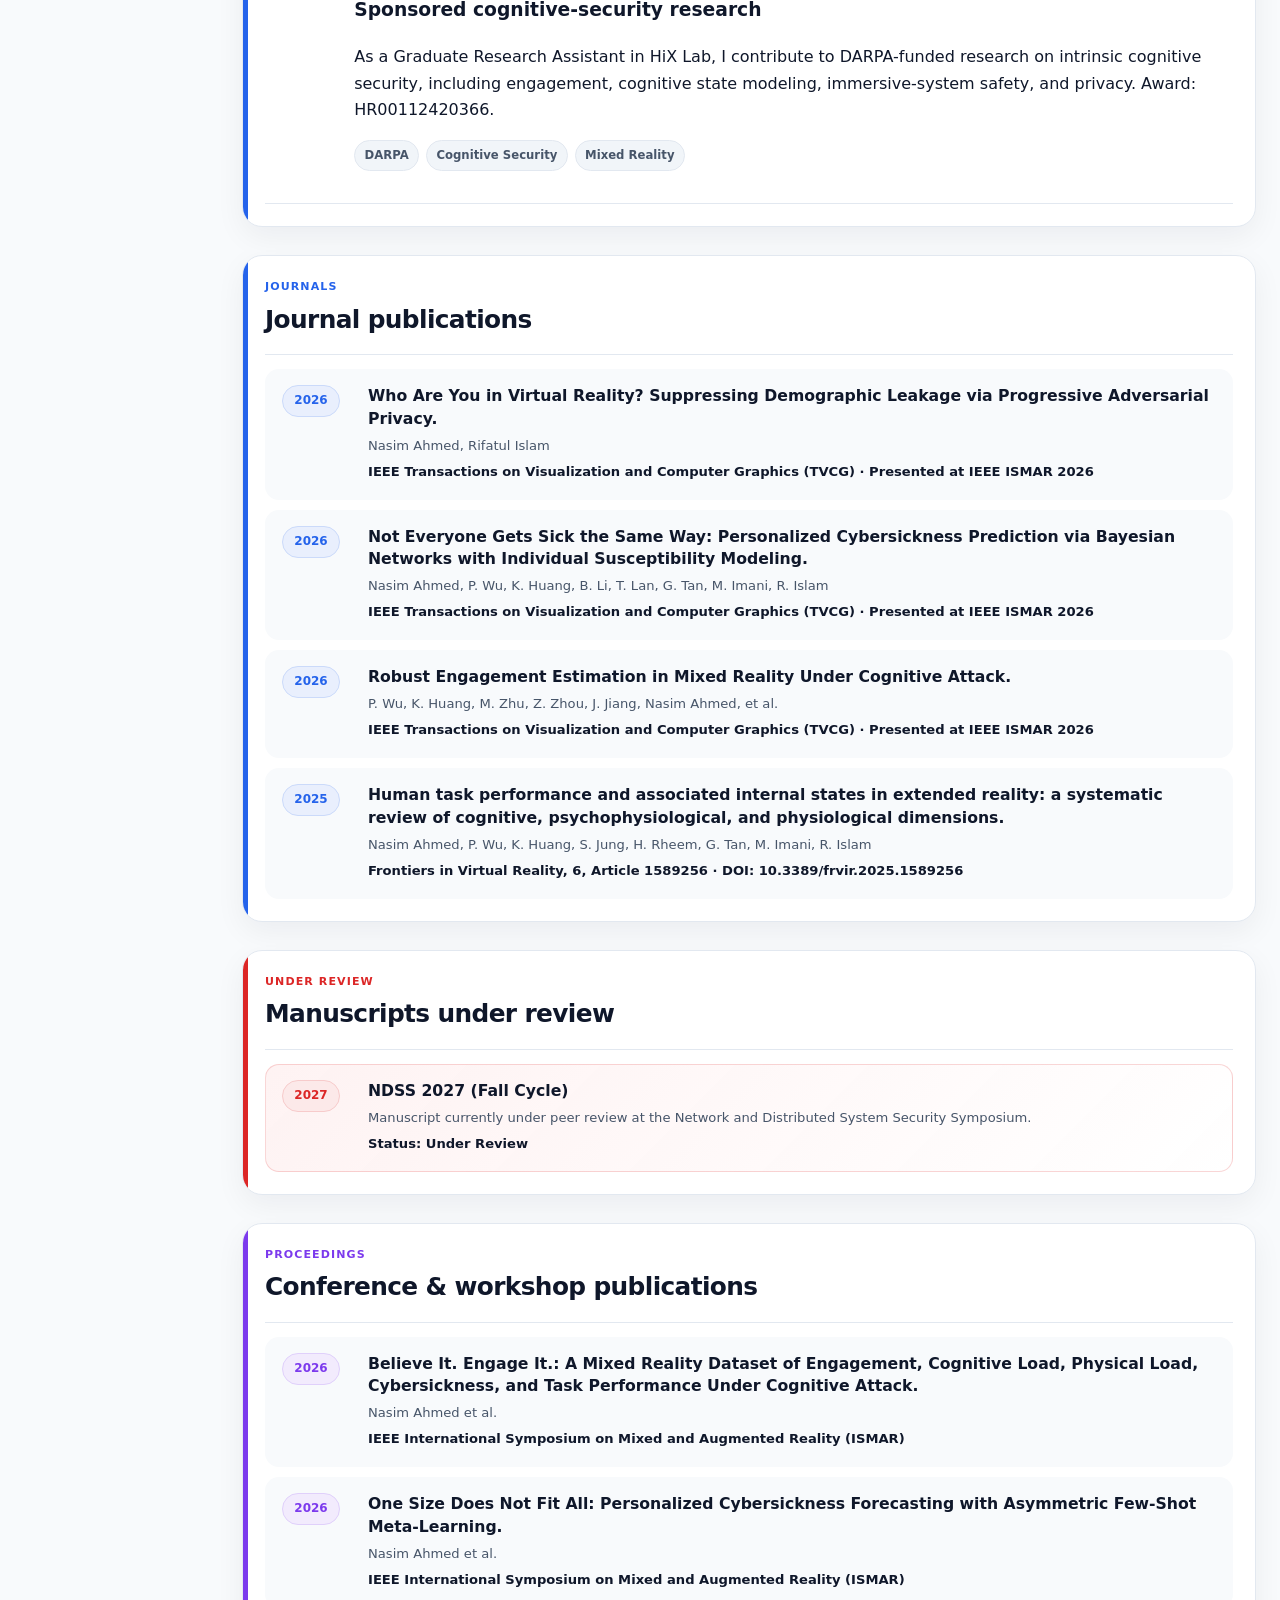
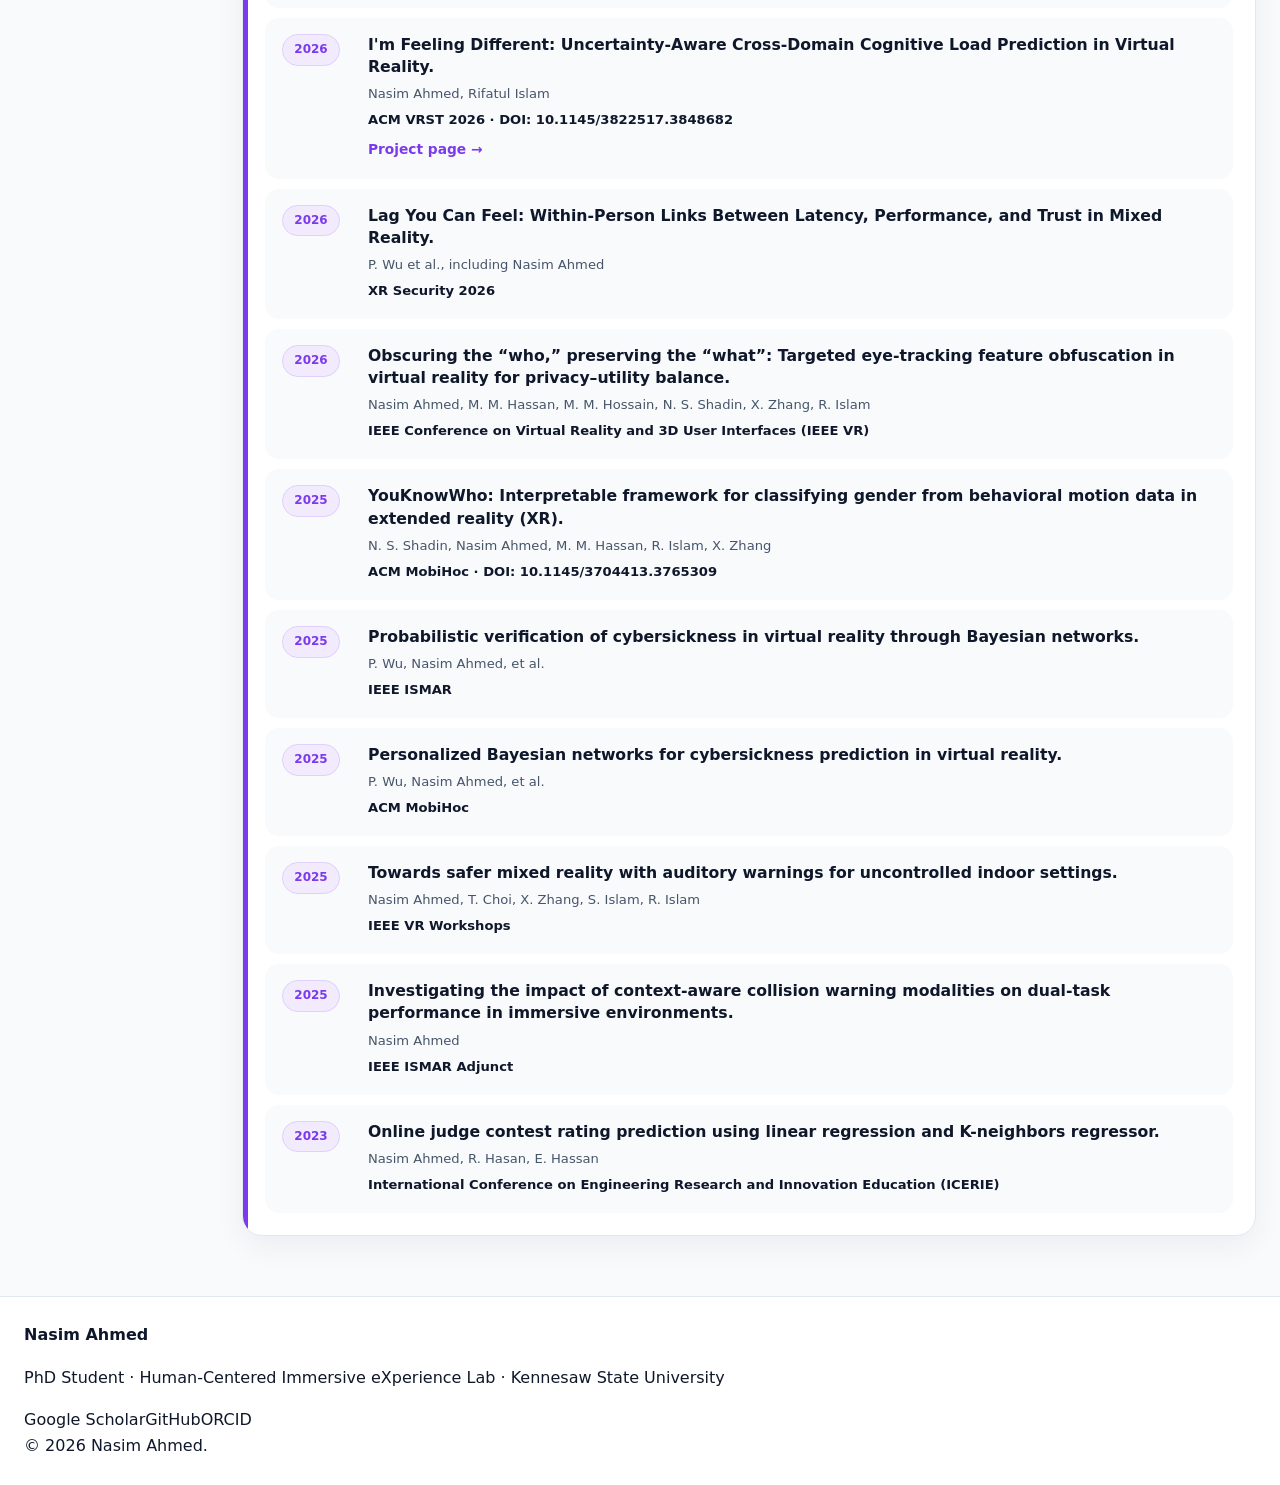
<file: research.html>
<!doctype html><html lang="en"><head>
<meta charset="utf-8"><meta name="viewport" content="width=device-width,initial-scale=1">
<meta name="description" content="Research themes of Nasim Ahmed in XR safety, privacy, cognition, engagement, and human-centered AI.">
<meta name="author" content="Nasim Ahmed"><meta name="theme-color" content="#173f8f">
<title>Research moved | Nasim Ahmed</title>
<meta http-equiv="refresh" content="0;url=publications.html#research">
<link rel="preconnect" href="https://fonts.googleapis.com"><link rel="preconnect" href="https://fonts.gstatic.com" crossorigin>
<link href="https://fonts.googleapis.com/css2?family=Inter:wght@400;500;600;700;800&display=swap" rel="stylesheet">
<link rel="stylesheet" href="assets/css/style.css">
</head><body>
<nav class="site-nav">
  <div class="container nav-wrap">
    <a class="brand" href="index.html">Nasim Ahmed</a>
    <button class="menu-toggle" aria-label="Toggle navigation" aria-expanded="false">☰</button>
    <div class="nav-links">
      <a  href="index.html">Home</a>
      <a class="active" href="research.html">Research</a>
      <a  href="publications.html">Publications</a>
      <a  href="projects.html">Projects</a>
      <a  href="experience.html">Experience</a>
      <a  href="teaching.html">Teaching</a>
      <a  href="service.html">Service</a>
      <a  href="awards.html">Awards</a>
      <a  href="contact.html">Contact</a>
    </div>
  </div>
</nav>
<main class="page-main"><section class="page-hero"><div class="container"><div class="eyebrow">Research</div><h1>Research themes</h1><p class="lead narrow">My research asks how immersive systems can infer user state responsibly, anticipate risk, personalize support, and remain practical under real sensing and deployment constraints.</p></div></section>
<section><div class="container research-stack">
<article id="cognitive" class="research-row"><div><span class="number">01</span></div><div><h2>Cognitive & behavioral modeling</h2><p>I develop models for continuous cognitive load, engagement, user performance, and uncertainty-aware prediction across changing XR contexts. A recurring goal is to move beyond static labels toward temporally meaningful, user-sensitive estimates.</p><div class="tags"><span class="tag">Cognitive Load</span><span class="tag">Engagement</span><span class="tag">Uncertainty</span><span class="tag">Multimodal Learning</span></div></div></article>
<article id="safety" class="research-row"><div><span class="number">02</span></div><div><h2>XR safety & cybersickness</h2><p>I study cybersickness forecasting, probabilistic verification, personalized susceptibility modeling, and hazard-aware MR systems. This includes both predictive modeling from multimodal signals and system-level interventions that help users before risk becomes critical.</p><div class="tags"><span class="tag">Cybersickness</span><span class="tag">Safety</span><span class="tag">Bayesian Networks</span><span class="tag">Few-Shot Learning</span></div></div></article>
<article id="privacy" class="research-row"><div><span class="number">03</span></div><div><h2>Privacy & security for immersive systems</h2><p>XR sensors capture behavioral signals that can expose sensitive attributes. My work explores targeted feature obfuscation, progressive adversarial privacy, and privacy–utility tradeoffs that reduce demographic leakage while preserving task-relevant information.</p><div class="tags"><span class="tag">Privacy</span><span class="tag">Security</span><span class="tag">Eye Tracking</span><span class="tag">Behavioral Biometrics</span></div></div></article>
<article class="research-row"><div><span class="number">04</span></div><div><h2>Sponsored cognitive-security research</h2><p>As a Graduate Research Assistant in HiX Lab, I contribute to DARPA-funded research on intrinsic cognitive security, including engagement, cognitive state modeling, immersive-system safety, and privacy. Award: HR00112420366.</p><div class="tags"><span class="tag">DARPA</span><span class="tag">Cognitive Security</span><span class="tag">Mixed Reality</span></div></div></article>
</div></section></main><footer><div class="container footer-grid"><div><strong>Nasim Ahmed</strong><p class="small">PhD Student · Human-Centered Immersive eXperience Lab · Kennesaw State University</p></div><div class="footer-links"><a href="https://scholar.google.com/citations?user=EDgwp6sAAAAJ&hl=en" target="_blank" rel="noopener">Google Scholar</a><a href="https://github.com/Nasim-Ahmed-CS" target="_blank" rel="noopener">GitHub</a><a href="https://orcid.org/0009-0006-5343-3370" target="_blank" rel="noopener">ORCID</a></div></div><div class="container small footer-bottom">© <span id="year"></span> Nasim Ahmed.</div></footer><script src="assets/js/main.js"></script></body></html>
</file>
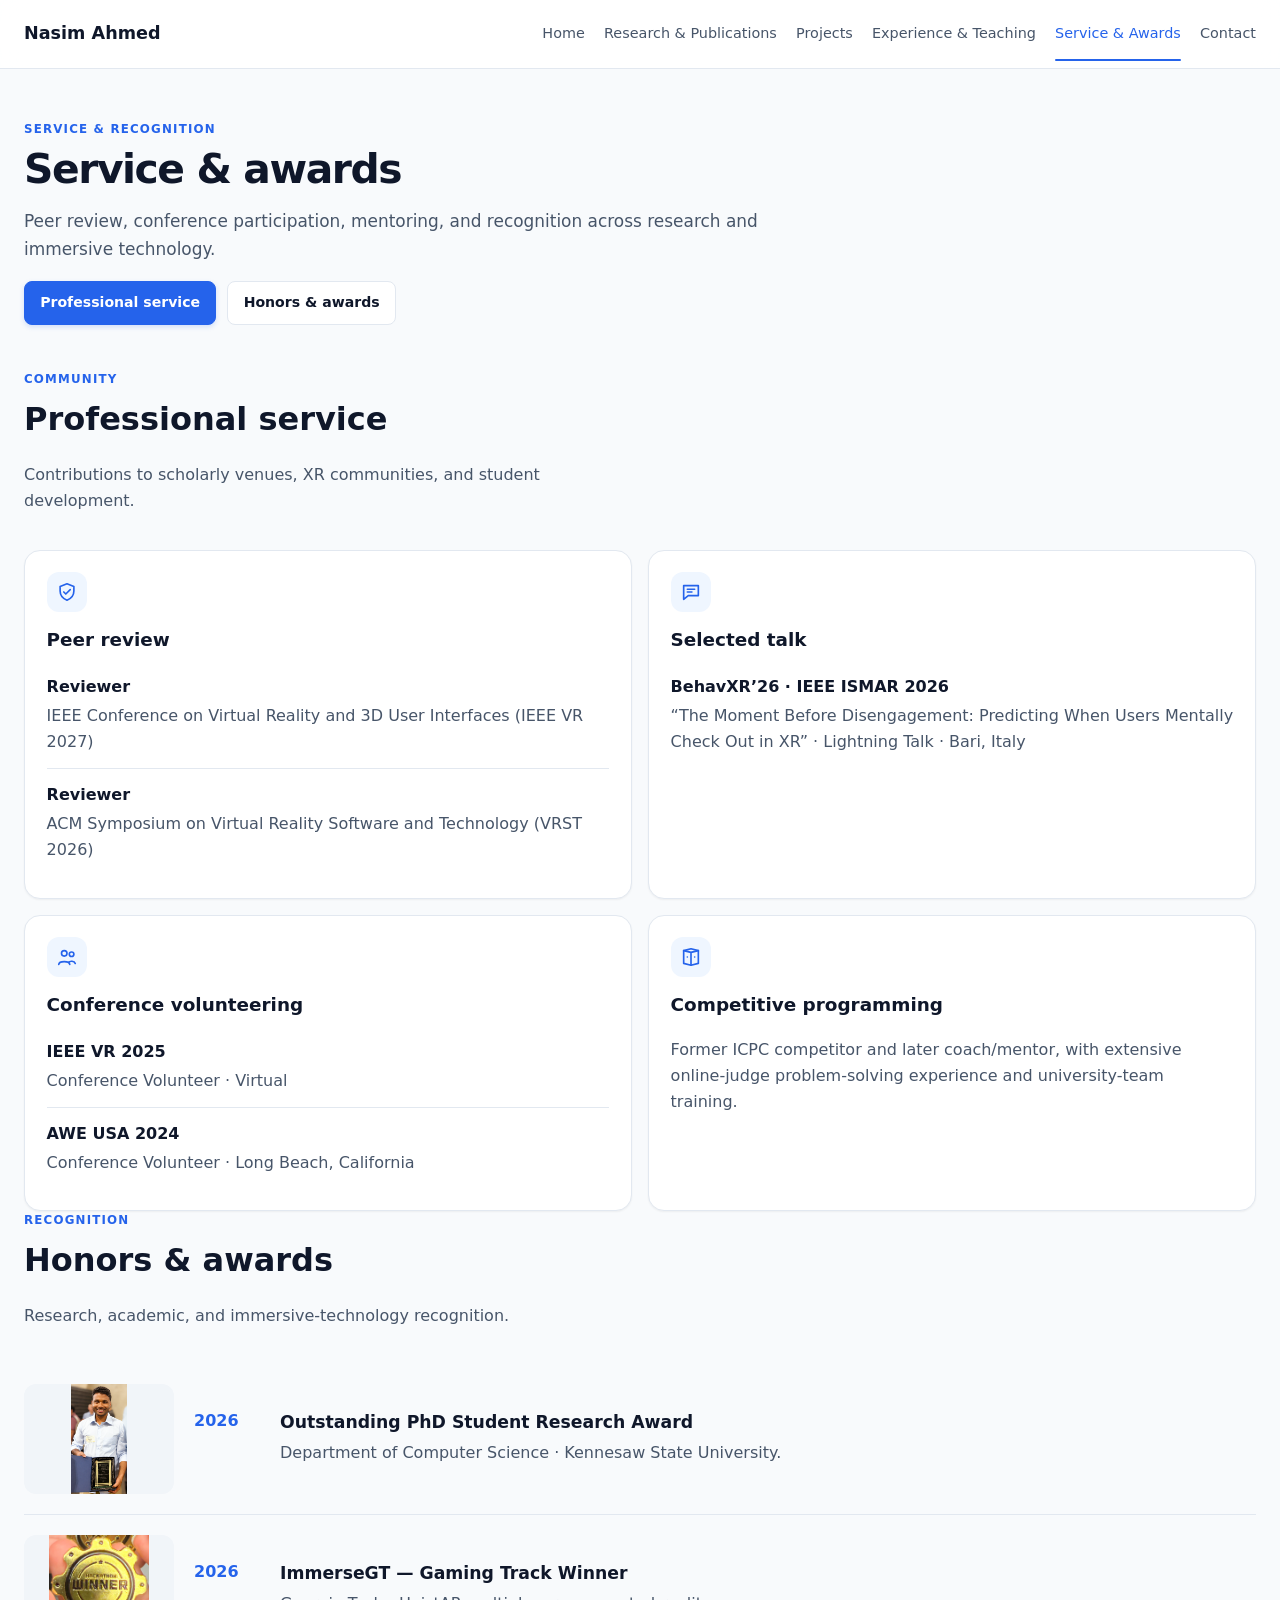
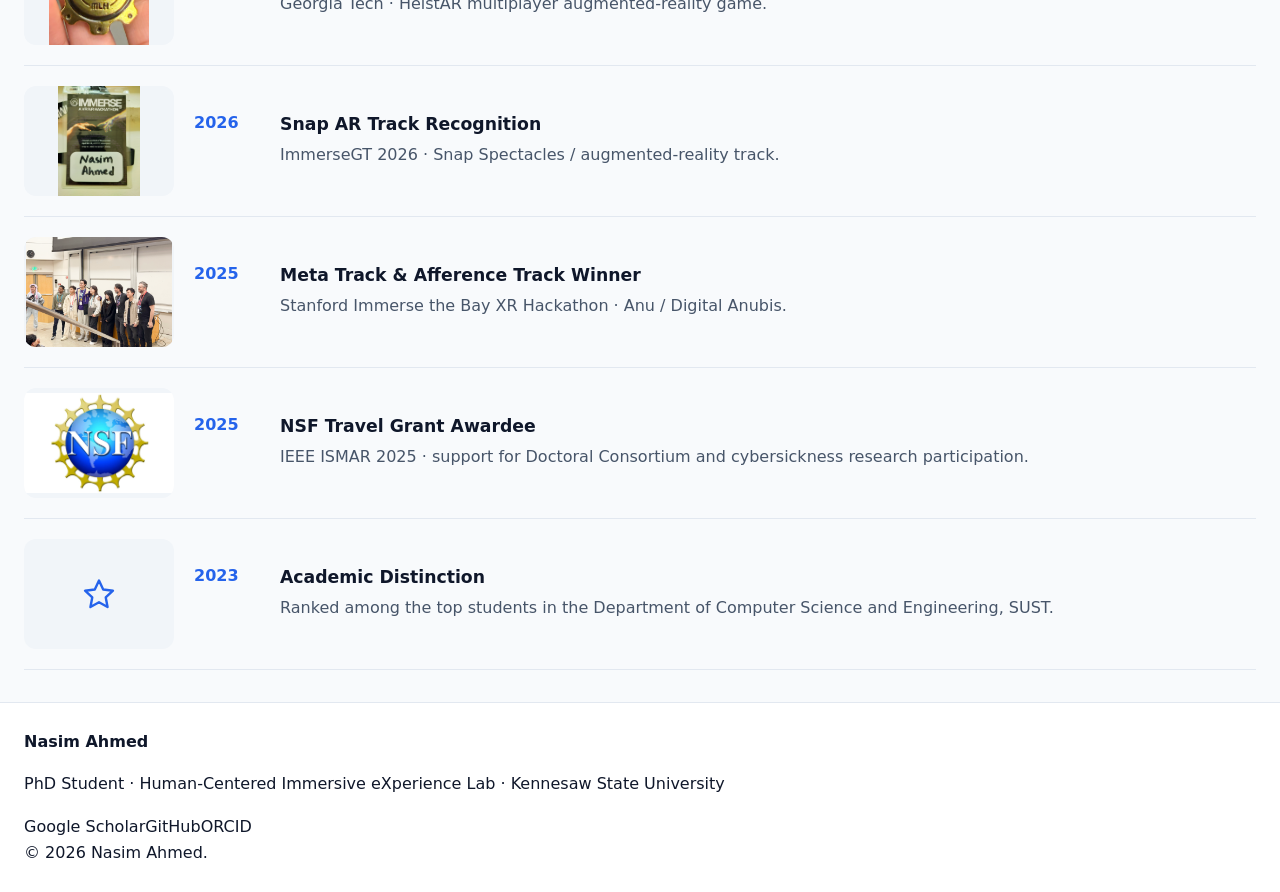
<file: service.html>
<!doctype html><html lang="en"><head>
<meta charset="utf-8"><meta name="viewport" content="width=device-width,initial-scale=1">
<meta name="description" content="Professional service, talks, awards, and academic community activities of Nasim Ahmed.">
<meta name="author" content="Nasim Ahmed"><meta name="theme-color" content="#173f8f">
<title>Service &amp; Awards | Nasim Ahmed</title>
<link rel="preconnect" href="https://fonts.googleapis.com"><link rel="preconnect" href="https://fonts.gstatic.com" crossorigin>
<link href="https://fonts.googleapis.com/css2?family=Inter:wght@400;500;600;700;800&display=swap" rel="stylesheet">
<link rel="stylesheet" href="assets/css/style.css">
<style>
.service-card h3{margin:.8rem 0 .35rem;font-size:1.15rem}
.service-icon{width:40px;height:40px;display:grid;place-items:center;border-radius:12px;background:var(--blue-soft);color:var(--blue)}
.service-icon svg{width:22px;height:22px;fill:none;stroke:currentColor;stroke-width:1.8;stroke-linecap:round;stroke-linejoin:round}
.service-card .service-item:last-child{border-bottom:0}
.award-visual-row{display:grid;grid-template-columns:150px minmax(0,1fr);gap:1.25rem;align-items:center;padding:1.25rem 0;border-bottom:1px solid var(--border)}
.award-visual-row img,.award-placeholder{display:grid;width:100%;height:110px;place-items:center;object-fit:contain;border-radius:12px;background:var(--pill);color:var(--blue)}
.award-placeholder svg{width:36px;height:36px;fill:none;stroke:currentColor;stroke-width:1.6;stroke-linecap:round;stroke-linejoin:round}
.award-visual-copy{display:grid;grid-template-columns:70px 1fr;gap:1rem;align-items:start}
.award-visual-copy h3{margin:0;font-size:1.08rem}
.award-visual-copy p{margin:.25rem 0;color:var(--muted)}
@media(max-width:680px){.award-visual-row{grid-template-columns:1fr}.award-visual-row img,.award-placeholder{max-width:260px}.award-visual-copy{grid-template-columns:60px 1fr}}
</style>
</head><body>
<nav class="site-nav">
  <div class="container nav-wrap">
    <a class="brand" href="index.html">Nasim Ahmed</a>
    <button class="menu-toggle" aria-label="Toggle navigation" aria-expanded="false">☰</button>
    <div class="nav-links">
      <a  href="index.html">Home</a>
      <a  href="publications.html#research">Research &amp; Publications</a>
      <a  href="projects.html">Projects</a>
      <a  href="experience.html#teaching">Experience &amp; Teaching</a>
      <a class="active" href="service.html">Service &amp; Awards</a>
      <a  href="contact.html">Contact</a>
    </div>
  </div>
</nav>
<main class="page-main">
<section class="page-hero"><div class="container"><div class="eyebrow">Service &amp; recognition</div><h1>Service &amp; awards</h1><p class="lead narrow">Peer review, conference participation, mentoring, and recognition across research and immersive technology.</p><div class="primary-actions"><a class="btn-primary" href="#service">Professional service</a><a class="btn-secondary" href="#awards">Honors &amp; awards</a></div></div></section>
<section id="service"><div class="container">
<div class="section-head"><div><div class="eyebrow">Community</div><h2>Professional service</h2><p>Contributions to scholarly venues, XR communities, and student development.</p></div></div>
<div class="grid grid-2">
<article class="card service-card"><span class="service-icon" aria-hidden="true"><svg viewBox="0 0 24 24"><path d="M12 3 4.5 6v5c0 5 3.2 8.3 7.5 10 4.3-1.7 7.5-5 7.5-10V6L12 3Z"/><path d="m8.5 12 2.2 2.2 4.8-4.8"/></svg></span><h3>Peer review</h3><div class="service-item"><strong>Reviewer</strong><span>IEEE Conference on Virtual Reality and 3D User Interfaces (IEEE VR 2027)</span></div><div class="service-item"><strong>Reviewer</strong><span>ACM Symposium on Virtual Reality Software and Technology (VRST 2026)</span></div></article>
<article class="card service-card"><span class="service-icon" aria-hidden="true"><svg viewBox="0 0 24 24"><path d="M4 5h16v11H9l-5 4V5Z"/><path d="M8 9h8M8 12h5"/></svg></span><h3>Selected talk</h3><div class="service-item"><strong>BehavXR’26 · IEEE ISMAR 2026</strong><span>“The Moment Before Disengagement: Predicting When Users Mentally Check Out in XR” · Lightning Talk · Bari, Italy</span></div></article>
<article class="card service-card"><span class="service-icon" aria-hidden="true"><svg viewBox="0 0 24 24"><circle cx="9" cy="8" r="3"/><circle cx="17" cy="9" r="2.5"/><path d="M3 20c.5-4 11.5-4 12 0M14 18c1-2 6-2 7 1"/></svg></span><h3>Conference volunteering</h3><div class="service-item"><strong>IEEE VR 2025</strong><span>Conference Volunteer · Virtual</span></div><div class="service-item"><strong>AWE USA 2024</strong><span>Conference Volunteer · Long Beach, California</span></div></article>
<article class="card service-card"><span class="service-icon" aria-hidden="true"><svg viewBox="0 0 24 24"><path d="M4 19V5l8-2 8 2v14l-8 2-8-2Z"/><path d="m4 5 8 2 8-2M12 7v14M8 12h.01M16 12h.01"/></svg></span><h3>Competitive programming</h3><p>Former ICPC competitor and later coach/mentor, with extensive online-judge problem-solving experience and university-team training.</p></article>
</div></div></section>
<section id="awards"><div class="container award-list">
<div class="section-head"><div><div class="eyebrow">Recognition</div><h2>Honors &amp; awards</h2><p>Research, academic, and immersive-technology recognition.</p></div></div>
<article class="award-visual-row"><img src="assets/images/award.png" alt="Nasim Ahmed holding the Outstanding PhD Student Research Award"><div class="award-visual-copy"><div class="award-year">2026</div><div><h3>Outstanding PhD Student Research Award</h3><p>Department of Computer Science · Kennesaw State University.</p></div></div></article>
<article class="award-visual-row"><img src="assets/images/Awards/ImmerseGT.jpg" alt="ImmerseGT award recognition"><div class="award-visual-copy"><div class="award-year">2026</div><div><h3>ImmerseGT — Gaming Track Winner</h3><p>Georgia Tech · HeistAR multiplayer augmented-reality game.</p></div></div></article>
<article class="award-visual-row"><img src="assets/images/Awards/snap.jpg" alt="Snap AR Track recognition at ImmerseGT 2026"><div class="award-visual-copy"><div class="award-year">2026</div><div><h3>Snap AR Track Recognition</h3><p>ImmerseGT 2026 · Snap Spectacles / augmented-reality track.</p></div></div></article>
<article class="award-visual-row"><img src="assets/images/Awards/stanfordXR.jpg" alt="Stanford Immerse the Bay XR Hackathon award recognition"><div class="award-visual-copy"><div class="award-year">2025</div><div><h3>Meta Track &amp; Afference Track Winner</h3><p>Stanford Immerse the Bay XR Hackathon · Anu / Digital Anubis.</p></div></div></article>
<article class="award-visual-row"><img src="assets/images/Awards/nsf.jpeg" alt="NSF Travel Grant recognition for IEEE ISMAR 2025"><div class="award-visual-copy"><div class="award-year">2025</div><div><h3>NSF Travel Grant Awardee</h3><p>IEEE ISMAR 2025 · support for Doctoral Consortium and cybersickness research participation.</p></div></div></article>
<article class="award-visual-row"><span class="award-placeholder" aria-hidden="true"><svg viewBox="0 0 24 24"><path d="M12 3 14.8 9l6.5.8-4.8 4.5 1.2 6.4-5.7-3.2-5.7 3.2 1.2-6.4-4.8-4.5L9.2 9 12 3Z"/></svg></span><div class="award-visual-copy"><div class="award-year">2023</div><div><h3>Academic Distinction</h3><p>Ranked among the top students in the Department of Computer Science and Engineering, SUST.</p></div></div></article>
</div></section>
</main><footer><div class="container footer-grid"><div><strong>Nasim Ahmed</strong><p class="small">PhD Student · Human-Centered Immersive eXperience Lab · Kennesaw State University</p></div><div class="footer-links"><a href="https://scholar.google.com/citations?user=EDgwp6sAAAAJ&hl=en" target="_blank" rel="noopener">Google Scholar</a><a href="https://github.com/Nasim-Ahmed-CS" target="_blank" rel="noopener">GitHub</a><a href="https://orcid.org/0009-0006-5343-3370" target="_blank" rel="noopener">ORCID</a></div></div><div class="container small footer-bottom">© <span id="year"></span> Nasim Ahmed.</div></footer><script src="assets/js/main.js"></script></body></html>
</file>
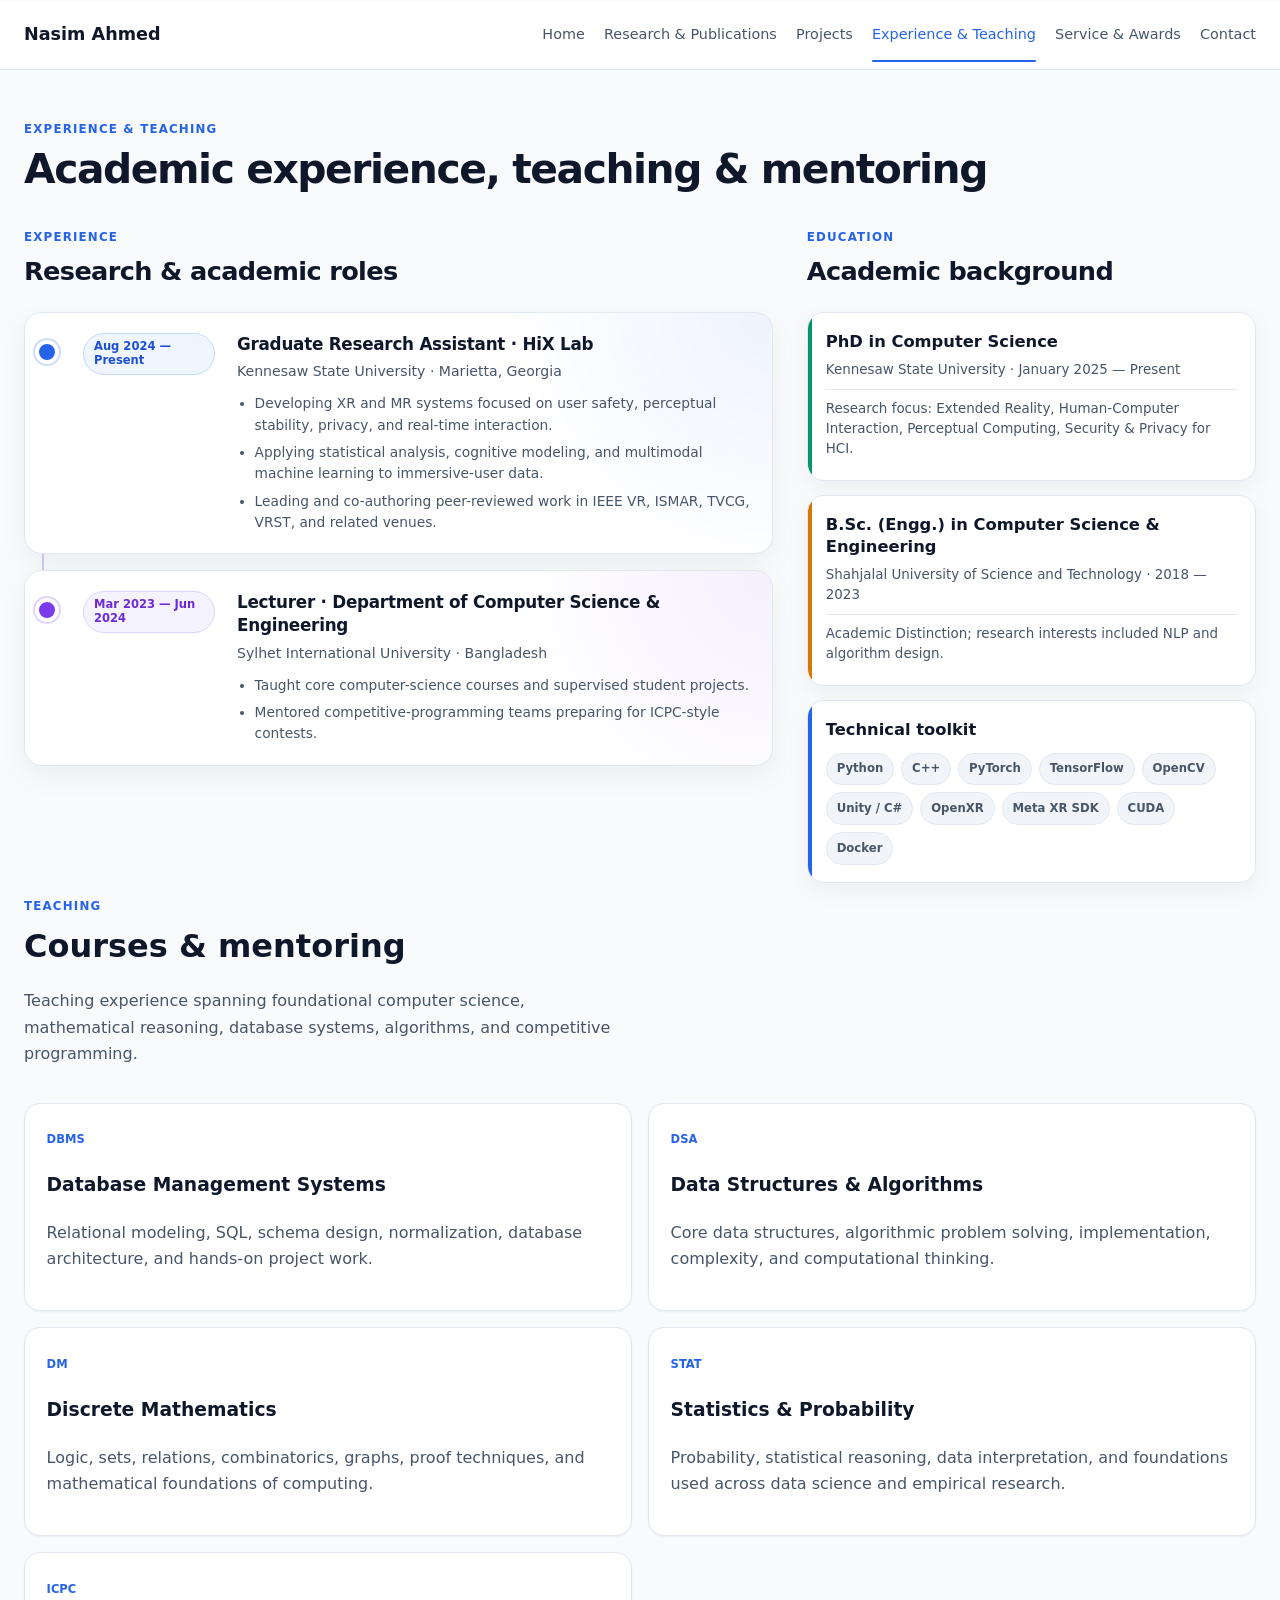
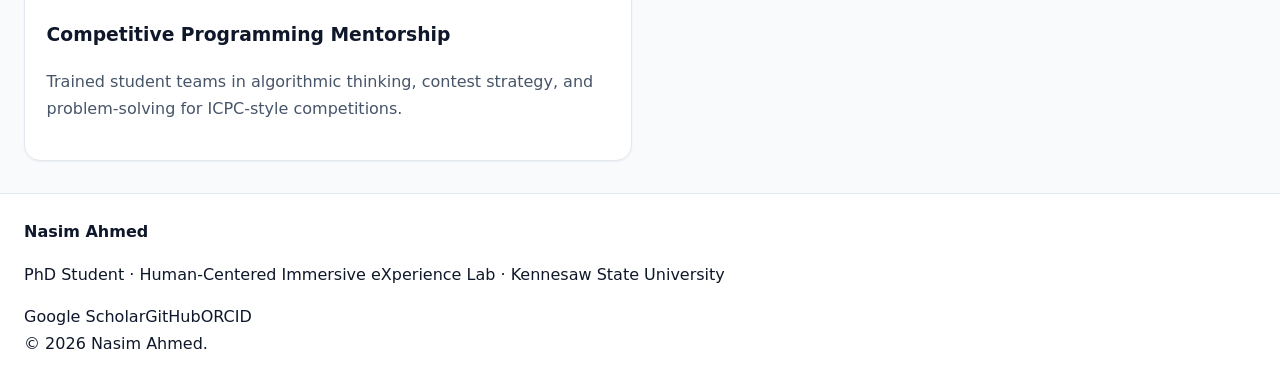
<file: teaching.html>
<!doctype html><html lang="en"><head>
<meta charset="utf-8"><meta name="viewport" content="width=device-width,initial-scale=1">
<meta name="description" content="Teaching experience and course areas of Nasim Ahmed.">
<meta name="author" content="Nasim Ahmed"><meta name="theme-color" content="#173f8f">
<title>Teaching moved | Nasim Ahmed</title>
<meta http-equiv="refresh" content="0;url=experience.html#teaching">
<link rel="preconnect" href="https://fonts.googleapis.com"><link rel="preconnect" href="https://fonts.gstatic.com" crossorigin>
<link href="https://fonts.googleapis.com/css2?family=Inter:wght@400;500;600;700;800&display=swap" rel="stylesheet">
<link rel="stylesheet" href="assets/css/style.css">
</head><body>
<nav class="site-nav">
  <div class="container nav-wrap">
    <a class="brand" href="index.html">Nasim Ahmed</a>
    <button class="menu-toggle" aria-label="Toggle navigation" aria-expanded="false">☰</button>
    <div class="nav-links">
      <a  href="index.html">Home</a>
      <a  href="research.html">Research</a>
      <a  href="publications.html">Publications</a>
      <a  href="projects.html">Projects</a>
      <a  href="experience.html">Experience</a>
      <a class="active" href="teaching.html">Teaching</a>
      <a  href="service.html">Service</a>
      <a  href="awards.html">Awards</a>
      <a  href="contact.html">Contact</a>
    </div>
  </div>
</nav>
<main class="page-main"><section class="page-hero"><div class="container"><div class="eyebrow">Teaching</div><h1>Teaching & mentoring</h1><p class="lead narrow">My teaching experience spans foundational computer science, mathematical reasoning, database systems, algorithms, and competitive programming mentorship.</p></div></section>
<section><div class="container grid grid-2">
<div class="card course-card"><span class="course-code">DBMS</span><h2>Database Management Systems</h2><p>Relational modeling, SQL, schema design, normalization, database architecture, and hands-on project work.</p></div>
<div class="card course-card"><span class="course-code">DSA</span><h2>Data Structures & Algorithms</h2><p>Core data structures, algorithmic problem solving, implementation, complexity, and computational thinking.</p></div>
<div class="card course-card"><span class="course-code">DM</span><h2>Discrete Mathematics</h2><p>Logic, sets, relations, combinatorics, graphs, proof techniques, and mathematical foundations of computing.</p></div>
<div class="card course-card"><span class="course-code">STAT</span><h2>Statistics & Probability</h2><p>Probability, statistical reasoning, data interpretation, and foundations used across data science and empirical research.</p></div>
<div class="card course-card"><span class="course-code">ICPC</span><h2>Competitive Programming Mentorship</h2><p>Trained student teams in algorithmic thinking, contest strategy, and problem-solving for ICPC-style competitions.</p></div>
</div></section></main><footer><div class="container footer-grid"><div><strong>Nasim Ahmed</strong><p class="small">PhD Student · Human-Centered Immersive eXperience Lab · Kennesaw State University</p></div><div class="footer-links"><a href="https://scholar.google.com/citations?user=EDgwp6sAAAAJ&hl=en" target="_blank" rel="noopener">Google Scholar</a><a href="https://github.com/Nasim-Ahmed-CS" target="_blank" rel="noopener">GitHub</a><a href="https://orcid.org/0009-0006-5343-3370" target="_blank" rel="noopener">ORCID</a></div></div><div class="container small footer-bottom">© <span id="year"></span> Nasim Ahmed.</div></footer><script src="assets/js/main.js"></script></body></html>
</file>
<file: assets/css/style.css>
:root{
  --bg:#f8fafc;--card:#ffffff;--card-hover:#f1f5f9;--pill:#f1f5f9;--pill-hover:#e2e8f0;
  --border:#e2e8f0;--border-subtle:#f1f5f9;--text:#0f172a;--muted:#475569;--subtle:#64748b;
  --blue:#2563eb;--blue-hover:#1d4ed8;--blue-soft:#eff6ff;--blue-border:#bfdbfe;
  --green:#059669;--purple:#7e22ce;--amber:#d97706;--indigo:#4f46e5;
  --radius-sm:8px;--radius-md:12px;--radius-lg:16px;--round:9999px;
  --shadow-sm:0 1px 2px rgba(0,0,0,.05);--shadow-md:0 8px 24px rgba(15,23,42,.07);
}
[data-theme="dark"]{
  --bg:#0b0f19;--card:#151c2c;--card-hover:#1e293b;--pill:#1e293b;--pill-hover:#334155;
  --border:#273549;--border-subtle:#1e293b;--text:#f8fafc;--muted:#cbd5e1;--subtle:#94a3b8;
  --blue:#3b82f6;--blue-hover:#60a5fa;--blue-soft:rgba(59,130,246,.15);--blue-border:rgba(59,130,246,.3)
}
*{box-sizing:border-box}html{font-family:"Noto Sans",system-ui,-apple-system,sans-serif;background:var(--bg);color:var(--text);scroll-behavior:smooth;-webkit-font-smoothing:antialiased}body{margin:0;min-height:100vh;background:var(--bg);color:var(--text);line-height:1.65;transition:background .25s,color .25s}a{color:inherit;text-decoration:none}button{font:inherit}.container{width:100%;max-width:1280px;margin:auto;padding:0 1.5rem}
.site-nav{position:sticky;top:0;z-index:50;background:color-mix(in srgb,var(--card) 88%,transparent);backdrop-filter:blur(12px);border-bottom:1px solid var(--border)}.nav-wrap{height:68px;display:flex;align-items:center;justify-content:space-between;gap:1.2rem}.brand{font-size:1.1rem;font-weight:800;color:var(--text);white-space:nowrap}.nav-links{display:flex;align-items:center;gap:1.2rem}.nav-links a{font-size:.9rem;font-weight:500;color:var(--muted);padding:.25rem 0;position:relative}.nav-links a:hover,.nav-links a.active{color:var(--blue)}.nav-links a.active:after{content:"";position:absolute;left:0;right:0;bottom:-.72rem;height:2px;background:var(--blue);border-radius:2px}.nav-actions{display:flex;align-items:center;gap:.55rem}.theme-toggle,.menu-toggle{border:1px solid var(--border);background:var(--pill);color:var(--text);border-radius:var(--round);display:flex;align-items:center;justify-content:center;cursor:pointer}.theme-toggle{width:50px;height:29px;position:relative;padding:0 5px;justify-content:space-between}.theme-icon{font-size:.8rem;opacity:.45}.theme-icon.sun{opacity:1;color:#d97706}[data-theme="dark"] .theme-icon.sun{opacity:.35}[data-theme="dark"] .theme-icon.moon{opacity:1;color:#93c5fd}.menu-toggle{display:none;width:40px;height:40px;border-radius:10px}.menu-toggle svg{width:20px;height:20px}
.home-shell{padding:2.4rem 0 3.5rem}.home-layout{display:grid;grid-template-columns:300px minmax(0,1fr);gap:2rem;align-items:start}.profile-card,.content-card{background:var(--card);border:1px solid var(--border);border-radius:var(--radius-lg);box-shadow:var(--shadow-sm)}.profile-card{padding:1.5rem;position:sticky;top:5.5rem;text-align:center}.avatar-wrap{width:100%;aspect-ratio:1/1;border-radius:var(--radius-md);overflow:hidden;background:var(--pill);margin-bottom:1.2rem}.avatar-img{width:100%;height:100%;object-fit:cover;object-position:center 16%}.profile-copy h2{margin:.1rem 0 .15rem;font-size:1.35rem}.profile-role{margin:0;color:var(--blue);font-size:.92rem;font-weight:700}.profile-affiliation{font-size:.85rem;color:var(--muted);line-height:1.45;margin:.55rem 0}.profile-location{display:flex;align-items:center;justify-content:center;gap:.35rem;color:var(--subtle);font-size:.83rem}.profile-location svg{width:15px;height:15px;color:var(--blue)}.profile-divider{height:1px;background:var(--border);margin:1.15rem 0}.social-icons{display:flex;justify-content:center;gap:.65rem;flex-wrap:wrap}.social-btn{width:36px;height:36px;border-radius:50%;display:flex;align-items:center;justify-content:center;color:#fff;box-shadow:0 2px 6px rgba(0,0,0,.13);transition:transform .15s,box-shadow .15s,filter .15s}.social-btn:hover{transform:translateY(-3px) scale(1.06);filter:brightness(1.08)}.social-btn svg{width:18px;height:18px}.social-btn.email{background:linear-gradient(135deg,#ea4335,#d93025)}.social-btn.github{background:linear-gradient(135deg,#6e40c9,#bf3989 50%,#f0883e)}.social-btn.linkedin{background:linear-gradient(135deg,#0a66c2,#004182)}.social-btn.scholar{background:linear-gradient(135deg,#4285f4,#1a73e8)}.social-btn.orcid{background:linear-gradient(135deg,#a6ce39,#7da825)}.orcid-mark{font-size:.72rem;font-weight:800}
.home-content{display:flex;flex-direction:column;gap:1.5rem;min-width:0}.bio-panel{padding:.25rem 0 1.5rem;border-bottom:1px solid var(--border)}.role-kicker{color:var(--blue);font-size:.9rem;font-weight:700;margin:0 0 .35rem}.bio-panel h1{font-size:2.7rem;line-height:1.15;margin:.1rem 0 .7rem;letter-spacing:-.035em}.bio-lead{font-size:1.04rem;color:var(--text);margin:.4rem 0}.bio-copy{font-size:.97rem;color:var(--muted);margin:.4rem 0 1rem}.sponsor-box{display:flex;align-items:center;gap:.7rem;padding:.85rem 1rem;background:#ecfdf5;border:1px solid #a7f3d0;border-left:3px solid #059669;border-radius:var(--radius-sm);margin:1rem 0}.sponsor-box svg{width:18px;height:18px;color:#047857;flex:0 0 18px}.sponsor-box p{margin:0;font-size:.9rem}[data-theme="dark"] .sponsor-box{background:rgba(5,150,105,.13);border-color:rgba(52,211,153,.3);border-left-color:#34d399}[data-theme="dark"] .sponsor-box svg{color:#6ee7b7}.primary-actions{display:flex;gap:.7rem;flex-wrap:wrap;margin:1rem 0 1.35rem}.btn-primary,.btn-secondary{display:inline-flex;align-items:center;gap:.45rem;padding:.58rem .95rem;border-radius:var(--radius-sm);font-size:.88rem;font-weight:650;border:1px solid var(--border);transition:.15s}.btn-primary{background:var(--blue);border-color:var(--blue);color:#fff;box-shadow:0 2px 5px rgba(37,99,235,.18)}.btn-secondary{background:var(--card);color:var(--text)}.btn-primary:hover{background:var(--blue-hover);transform:translateY(-1px)}.btn-secondary:hover{border-color:var(--blue);color:var(--blue)}.btn-primary svg,.btn-secondary svg{width:17px;height:17px}.interest-heading{font-size:.86rem;color:var(--subtle);margin:0 0 .7rem}.interest-grid{display:flex;flex-wrap:wrap;gap:.55rem}.interest-pill{display:inline-flex;align-items:center;gap:.45rem;padding:.42rem .78rem;border-radius:var(--round);background:var(--pill);border:1px solid var(--border);font-size:.82rem;color:var(--muted);font-weight:500;transition:.15s}.interest-pill:hover{background:var(--blue-soft);border-color:var(--blue-border);color:var(--blue);transform:translateY(-1px)}.interest-pill svg{width:15px;height:15px;color:var(--blue)}
.content-card{padding:1.5rem}.card-header{display:flex;align-items:center;justify-content:space-between;gap:1rem;margin-bottom:1rem}.card-header>div{display:flex;align-items:center;gap:.65rem}.card-header h2{font-size:1.18rem;margin:0}.section-icon{width:34px;height:34px;border-radius:9px;display:flex;align-items:center;justify-content:center}.section-icon svg{width:18px;height:18px}.section-icon.blue{background:#eff6ff;color:#2563eb}.section-icon.indigo{background:#eef2ff;color:#4f46e5}.section-icon.emerald{background:#ecfdf5;color:#059669}.view-all{display:flex;align-items:center;gap:.3rem;font-size:.83rem;color:var(--muted);font-weight:550}.view-all:hover{color:var(--blue)}.view-all svg{width:15px;height:15px}
.news-list{display:flex;flex-direction:column;gap:.5rem}.news-row{display:grid;grid-template-columns:92px 38px 1fr 20px;align-items:start;gap:.8rem;padding:.72rem;border-radius:var(--radius-md);transition:.15s}.news-row:hover{background:var(--pill);transform:translateX(2px)}.news-row time{font-size:.78rem;color:var(--subtle);padding-top:.5rem}.news-icon{width:36px;height:36px;border-radius:9px;display:flex;align-items:center;justify-content:center}.news-icon svg{width:17px;height:17px}.news-icon.blue{background:#eff6ff;color:#2563eb}.news-icon.purple{background:#f3e8ff;color:#7e22ce}.news-icon.amber{background:#fffbeb;color:#d97706}.news-icon.emerald{background:#ecfdf5;color:#059669}.news-row h3{font-size:.91rem;margin:0 0 .12rem}.news-row p{font-size:.82rem;color:var(--muted);margin:0;line-height:1.45}.row-arrow{width:16px;height:16px;color:var(--subtle);margin-top:.55rem}
.selected-pubs{display:grid;gap:.55rem}.compact-pub{display:grid;grid-template-columns:40px 1fr;gap:.8rem;padding:.72rem;border-radius:var(--radius-md);transition:.15s}.compact-pub:hover{background:var(--pill)}.pub-marker{width:38px;height:38px;border-radius:10px;display:flex;align-items:center;justify-content:center;background:var(--blue-soft);color:var(--blue)}.pub-marker svg{width:18px;height:18px}.pub-venue{font-size:.73rem;font-weight:700;color:var(--blue);text-transform:uppercase;letter-spacing:.04em}.compact-pub h3{font-size:.93rem;margin:.05rem 0}.compact-pub p{font-size:.81rem;color:var(--muted);margin:0}
.quick-grid{display:grid;grid-template-columns:repeat(2,minmax(0,1fr));gap:.7rem}.quick-grid a{display:flex;align-items:center;gap:.75rem;padding:.85rem;border:1px solid var(--border);border-radius:var(--radius-md);transition:.15s;background:var(--card)}.quick-grid a:hover{border-color:var(--blue-border);background:var(--blue-soft);transform:translateY(-1px)}.quick-grid>a>svg{width:21px;height:21px;color:var(--blue);flex:0 0 21px}.quick-grid span{display:flex;flex-direction:column}.quick-grid strong{font-size:.88rem}.quick-grid small{font-size:.75rem;color:var(--muted)}
footer{border-top:1px solid var(--border);background:var(--card);padding:1.6rem 0;margin-top:2rem}.footer-inner{display:flex;justify-content:center;gap:1rem;flex-wrap:wrap;color:var(--subtle);font-size:.82rem}.footer-inner p{margin:0}
.mobile-identity{display:none}
.page-main{min-height:70vh}.page-hero{padding:3.2rem 0 1.5rem}.page-hero h1{font-size:2.55rem;line-height:1.08;letter-spacing:-.035em;margin:.45rem 0 .8rem}.lead{font-size:1.06rem;color:var(--muted);max-width:780px}.lead.narrow{max-width:760px}.grid{display:grid;gap:1rem}.grid-2{grid-template-columns:repeat(2,minmax(0,1fr))}.grid-3{grid-template-columns:repeat(3,minmax(0,1fr))}.card,.feature-card,.project-card{background:var(--card);border:1px solid var(--border);border-radius:var(--radius-lg);padding:1.35rem;box-shadow:var(--shadow-sm)}.card p,.feature-card p,.project-card p{color:var(--muted)}.eyebrow{text-transform:uppercase;font-size:.74rem;font-weight:800;letter-spacing:.1em;color:var(--blue)}.section-head{display:flex;justify-content:space-between;gap:2rem;align-items:end;margin-bottom:1.2rem}.section-head h2{margin:.2rem 0;font-size:2rem}.section-head p{color:var(--muted);max-width:600px}.tags{display:flex;flex-wrap:wrap;gap:.45rem;margin-top:.8rem}.tag{padding:.33rem .58rem;border-radius:var(--round);background:var(--pill);border:1px solid var(--border);font-size:.73rem;color:var(--muted);font-weight:600}.pub-layout{display:grid;grid-template-columns:210px 1fr;gap:2rem}.toc{position:sticky;top:5.5rem;display:grid;gap:.6rem}.section-block{margin-bottom:3rem}.pub-list{display:grid}.pub-card{display:grid;grid-template-columns:62px 1fr;gap:1rem;padding:1.1rem 0;border-bottom:1px solid var(--border)}.pub-card.highlight{padding:1.2rem;background:var(--card);border:1px solid var(--border);border-radius:var(--radius-lg)}.pub-year{color:var(--blue);font-weight:800}.pub-card h3{margin:0 0 .35rem;font-size:1rem}.pub-card p{margin:.2rem 0;color:var(--muted);font-size:.88rem}.pub-card .venue{color:var(--text);font-weight:650}.research-row{display:grid;grid-template-columns:70px 1fr;gap:1.2rem;padding:2rem 0;border-bottom:1px solid var(--border)}.number{font-size:1.1rem;font-weight:800;color:var(--blue)}.project-card h2{font-size:1.4rem}.project-top{display:flex;justify-content:space-between;align-items:center;gap:.5rem}.badge{display:inline-flex;padding:.32rem .55rem;border-radius:var(--round);background:var(--blue-soft);color:var(--blue);font-size:.7rem;font-weight:800}.award-dot{font-size:.73rem;color:var(--green);font-weight:800}.card-actions{display:flex;gap:1rem;margin-top:1rem;font-size:.85rem;font-weight:700}.split-layout{display:grid;grid-template-columns:1.35fr .65fr;gap:2rem}.timeline-item{display:grid;grid-template-columns:140px 1fr;gap:1rem;padding:0 0 1.8rem}.timeline-date{font-size:.8rem;color:var(--blue);font-weight:800}.timeline-item h3{margin:0}.timeline-item p{color:var(--muted)}.clean-list{padding-left:1.1rem;color:var(--muted)}.stack-card{margin-bottom:.8rem}.course-code{font-size:.72rem;font-weight:800;color:var(--blue)}.service-item{padding:.8rem 0;border-bottom:1px solid var(--border);display:grid;gap:.15rem}.service-item span{color:var(--muted)}.award-list{display:grid}.award-row{display:grid;grid-template-columns:86px 1fr;gap:1rem;padding:1.35rem 0;border-bottom:1px solid var(--border)}.award-year{font-weight:800;color:var(--blue)}.award-row h2{margin:0;font-size:1.3rem}.award-row p{margin:.25rem 0;color:var(--muted)}.contact-grid{display:grid;grid-template-columns:repeat(2,1fr);gap:1rem}.contact-card span{font-size:.72rem;text-transform:uppercase;letter-spacing:.08em;font-weight:800;color:var(--blue)}.contact-card h2{font-size:1.2rem}
@media(max-width:1024px){.home-layout{grid-template-columns:1fr}.profile-sidebar{display:none}.mobile-identity{display:grid;grid-template-columns:88px 1fr;gap:1rem;align-items:start}.desktop-identity{display:none}.mobile-avatar{width:88px;height:88px;object-fit:cover;object-position:center top;border-radius:10px;border:1px solid var(--border)}.nav-links{display:none;position:absolute;top:68px;left:0;right:0;padding:1rem 1.5rem;background:var(--card);border-bottom:1px solid var(--border);flex-direction:column;align-items:flex-start}.nav-links.open{display:flex}.nav-links a.active:after{display:none}.menu-toggle{display:flex}.pub-layout,.split-layout{grid-template-columns:1fr}.toc{position:static}.grid-3{grid-template-columns:1fr 1fr}}
@media(max-width:620px){.container{padding:0 1rem}.home-shell{padding-top:1.25rem}.mobile-identity{grid-template-columns:64px 1fr;gap:.75rem}.mobile-avatar{width:64px;height:64px}.bio-panel h1{font-size:1.75rem}.news-row{grid-template-columns:72px 34px 1fr}.row-arrow{display:none}.news-row time{font-size:.72rem}.quick-grid,.grid-2,.grid-3,.contact-grid{grid-template-columns:1fr}.pub-card,.timeline-item,.award-row{grid-template-columns:1fr;gap:.3rem}.page-hero h1{font-size:2.15rem}.primary-actions>a{flex:1 1 140px;justify-content:center}.content-card{padding:1.1rem}.footer-inner{flex-direction:column;align-items:center;text-align:center}}
</file>
